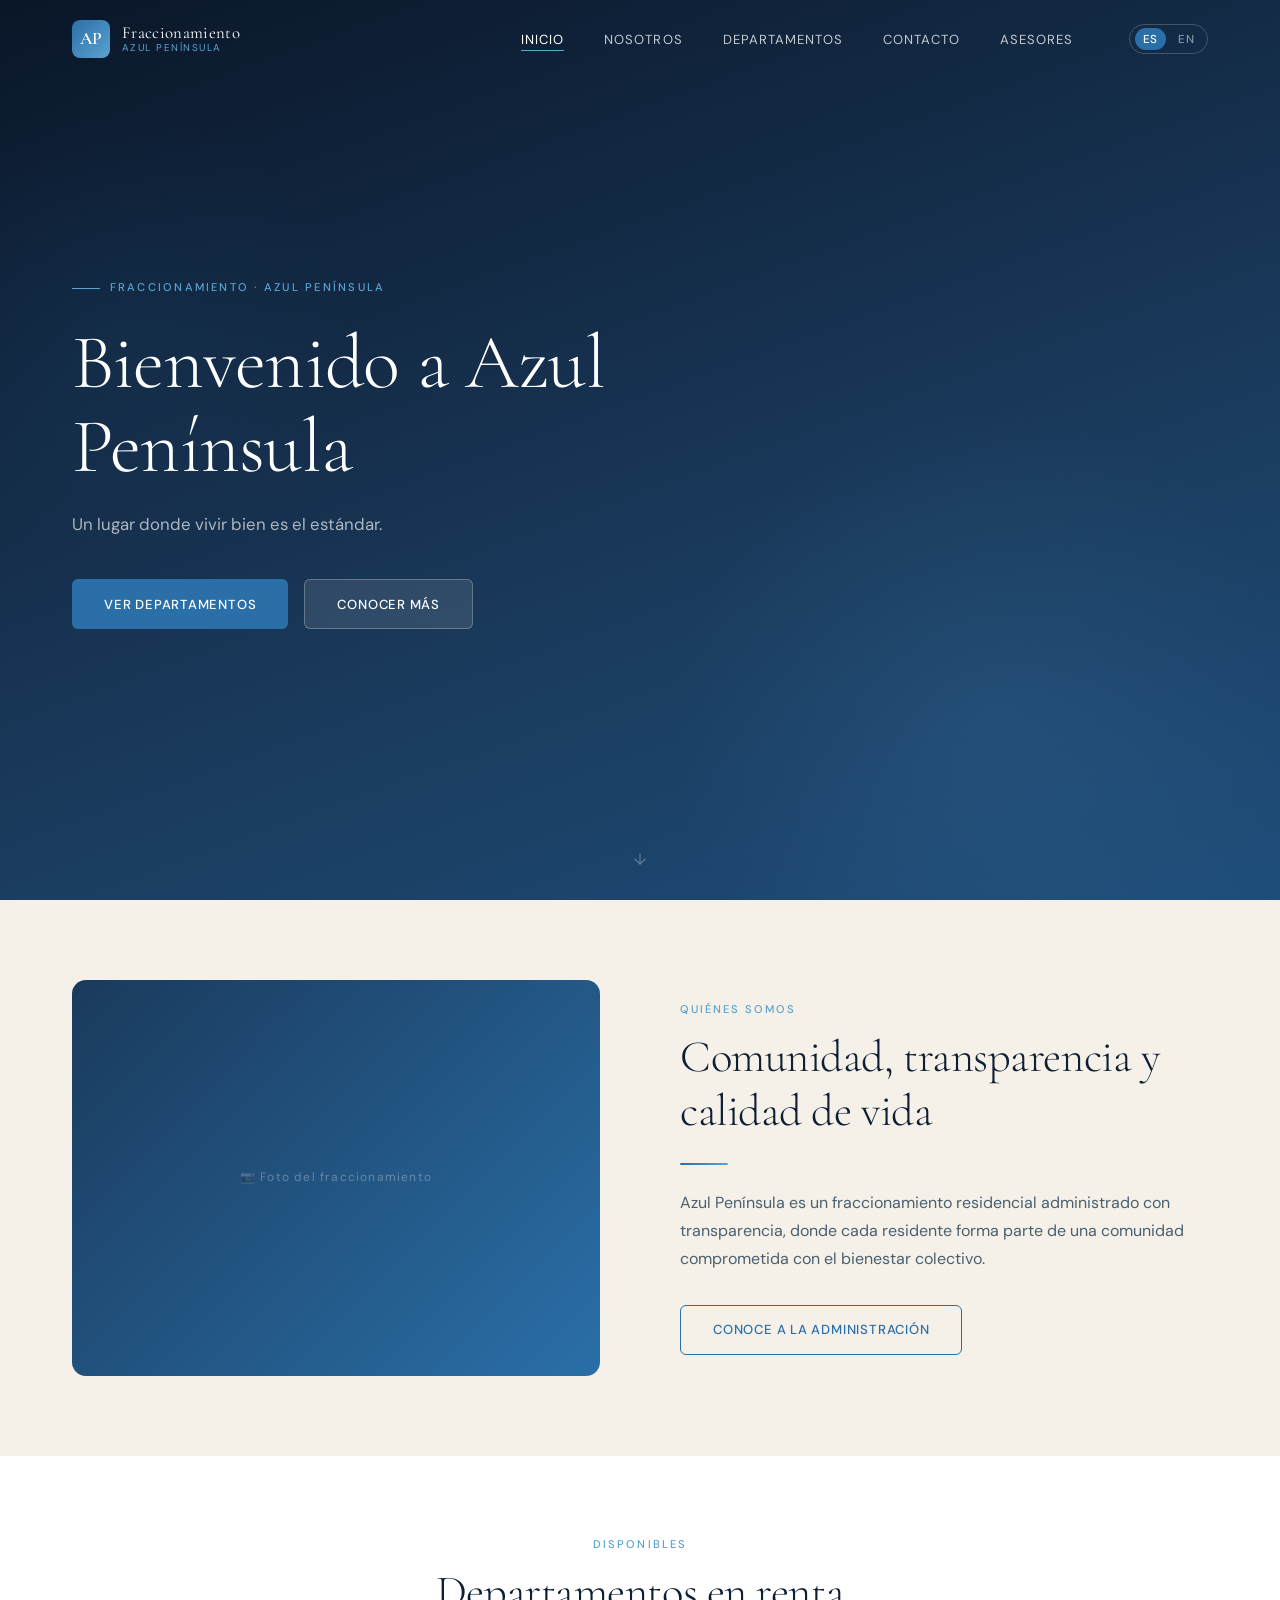
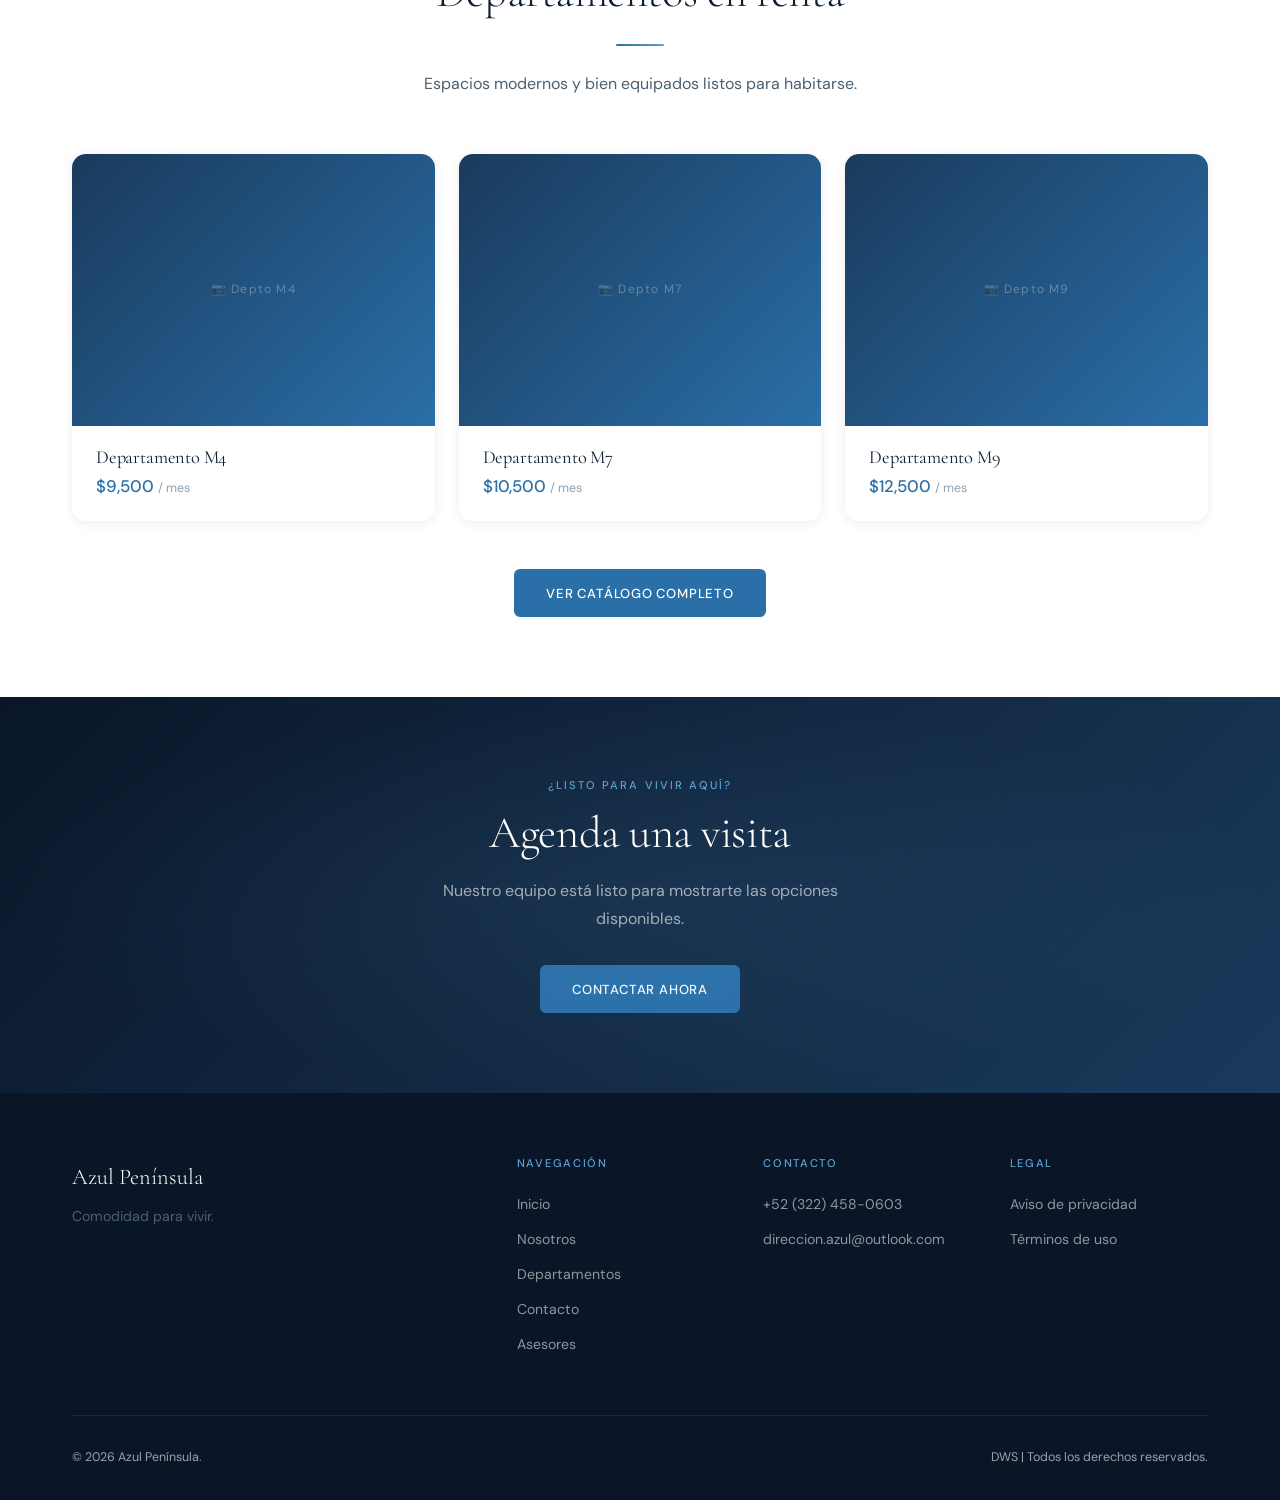
<file: index.html>
<!doctype html>
<html lang="es">
  <head>
    <meta charset="UTF-8" />
    <meta name="viewport" content="width=device-width, initial-scale=1.0" />
    <title>Azul Península</title>
    <link rel="icon" type="image/svg+xml" href="./favicon.svg" />
    <meta
      name="description"
      content="Fraccionamiento residencial Azul Península. Departamentos en renta con calidad, seguridad y comunidad."
    />
    <link rel="stylesheet" href="./css/styles.css" />
    <style>
      /* ── Fade-in animation ── */
      .fade-in {
        opacity: 0;
        transform: translateY(24px);
        transition:
          opacity 0.7s ease,
          transform 0.7s ease;
      }
      .fade-in.visible {
        opacity: 1;
        transform: none;
      }

      /* ── Hero principal ── */
      .hero {
        min-height: 100vh;
        background: linear-gradient(
          160deg,
          var(--azul-deep) 0%,
          var(--azul-mid) 60%,
          #1e4d7a 100%
        );
        display: flex;
        align-items: center;
        position: relative;
        overflow: hidden;
      }

      .hero::before {
        content: "";
        position: absolute;
        bottom: -20%;
        right: -5%;
        width: 700px;
        height: 700px;
        border-radius: 50%;
        background: radial-gradient(
          circle,
          rgba(91, 163, 208, 0.12) 0%,
          transparent 65%
        );
        pointer-events: none;
      }

      .hero::after {
        content: "";
        position: absolute;
        top: 10%;
        left: -10%;
        width: 500px;
        height: 500px;
        border-radius: 50%;
        background: radial-gradient(
          circle,
          rgba(42, 111, 168, 0.08) 0%,
          transparent 65%
        );
        pointer-events: none;
      }

      .hero-content {
        position: relative;
        z-index: 1;
        max-width: 680px;
      }

      .hero-eyebrow {
        display: inline-flex;
        align-items: center;
        gap: 0.6rem;
        font-size: 0.7rem;
        font-weight: 500;
        letter-spacing: 0.2em;
        text-transform: uppercase;
        color: var(--azul-light);
        margin-bottom: 1.5rem;
      }

      .hero-eyebrow::before {
        content: "";
        display: block;
        width: 28px;
        height: 1px;
        background: var(--azul-light);
      }

      .hero h1 {
        color: var(--white);
        font-size: clamp(2.8rem, 6vw, 5rem);
        font-weight: 300;
        line-height: 1.1;
        margin-bottom: 1.25rem;
      }

      .hero h1 em {
        font-style: italic;
        color: var(--azul-light);
      }

      .hero p {
        color: rgba(255, 255, 255, 0.65);
        font-size: 1.05rem;
        max-width: 480px;
        margin-bottom: 2.5rem;
      }

      .hero-actions {
        display: flex;
        gap: 1rem;
        flex-wrap: wrap;
      }

      /* Scroll indicator */
      .scroll-hint {
        position: absolute;
        bottom: 2rem;
        left: 50%;
        transform: translateX(-50%);
        display: flex;
        flex-direction: column;
        align-items: center;
        gap: 0.4rem;
        color: rgba(255, 255, 255, 0.3);
        font-size: 0.65rem;
        letter-spacing: 0.15em;
        text-transform: uppercase;
        animation: bounce 2.5s ease-in-out infinite;
      }

      .scroll-hint svg {
        width: 18px;
        height: 18px;
      }

      @keyframes bounce {
        0%,
        100% {
          transform: translateX(-50%) translateY(0);
        }
        50% {
          transform: translateX(-50%) translateY(8px);
        }
      }

      /* ── Sección Nosotros ── */
      .home-about {
        background: var(--sand-light);
      }

      .home-about .container {
        display: grid;
        grid-template-columns: 1fr 1fr;
        gap: 5rem;
        align-items: center;
      }

      .about-image {
        border-radius: var(--radius-lg);
        overflow: hidden;
        aspect-ratio: 4/3;
      }

      .about-image .img-placeholder {
        width: 100%;
        height: 100%;
        min-height: 320px;
      }

      /* ── Sección Departamentos preview ── */
      .home-listings {
        background: var(--white);
      }

      .listings-header {
        text-align: center;
        margin-bottom: 3.5rem;
      }

      .listings-preview-grid {
        display: grid;
        grid-template-columns: repeat(3, 1fr);
        gap: 1.5rem;
        margin-bottom: 3rem;
      }

      .listing-preview-card {
        border-radius: var(--radius-lg);
        overflow: hidden;
        box-shadow: var(--shadow-sm);
        transition: var(--transition);
      }

      .listing-preview-card:hover {
        transform: translateY(-5px);
        box-shadow: var(--shadow-md);
      }

      .listing-img {
        aspect-ratio: 4/3;
      }

      .listing-img .img-placeholder {
        width: 100%;
        height: 100%;
        min-height: 200px;
      }

      .listing-info {
        padding: 1.25rem 1.5rem;
        background: var(--white);
      }

      .listing-info h4 {
        font-family: var(--font-display);
        font-size: 1.15rem;
        font-weight: 400;
        color: var(--text-dark);
        margin-bottom: 0.25rem;
      }

      .listing-price {
        font-size: 1.05rem;
        font-weight: 500;
        color: var(--azul-accent);
      }

      .listing-price span {
        font-size: 0.78rem;
        font-weight: 400;
        color: var(--text-light);
      }

      /* ── CTA Banner ── */
      .cta-banner {
        background: linear-gradient(
          135deg,
          var(--azul-deep) 0%,
          var(--azul-mid) 100%
        );
        padding: 5rem 0;
        text-align: center;
        position: relative;
        overflow: hidden;
      }

      .cta-banner::before {
        content: "";
        position: absolute;
        inset: 0;
        pointer-events: none;
        background: radial-gradient(
          ellipse at center,
          rgba(91, 163, 208, 0.1) 0%,
          transparent 70%
        );
      }

      .cta-banner h2 {
        color: var(--white);
        position: relative;
      }
      .cta-banner p {
        color: rgba(255, 255, 255, 0.6);
        position: relative;
        margin: 1rem auto 2rem;
        max-width: 460px;
      }

      /* ── Responsive ── */
      @media (max-width: 900px) {
        .home-about .container {
          grid-template-columns: 1fr;
          gap: 2.5rem;
        }
        .about-image {
          display: none;
        }
        .listings-preview-grid {
          grid-template-columns: repeat(2, 1fr);
        }
      }

      @media (max-width: 600px) {
        .listings-preview-grid {
          grid-template-columns: 1fr;
        }
        .hero-actions {
          flex-direction: column;
        }
      }
    </style>
  </head>
  <body>
    <!-- ══ NAVBAR ══ -->
    <nav class="navbar">
      <div class="container">
        <a href="index.html" class="nav-logo">
          <div class="nav-logo-mark">AP</div>
          <div class="nav-logo-text">
            <span class="name">Fraccionamiento</span>
            <span class="tagline">Azul Península</span>
          </div>
        </a>

        <ul class="nav-links">
          <li><a href="index.html" data-i18n="nav.inicio">Inicio</a></li>
          <li>
            <a href="pages/about.html" data-i18n="nav.nosotros">Nosotros</a>
          </li>
          <li>
            <a href="pages/listings.html" data-i18n="nav.departamentos"
              >Departamentos</a
            >
          </li>
          <li>
            <a href="pages/contact.html" data-i18n="nav.contacto">Contacto</a>
          </li>
          <li>
            <a href="pages/asesores.html" data-i18n="nav.asesores">Asesores</a>
          </li>
          <li>
            <div class="lang-switch">
              <button class="lang-btn active" data-lang="es">ES</button>
              <button class="lang-btn" data-lang="en">EN</button>
            </div>
          </li>
        </ul>

        <button class="nav-toggle" aria-label="Menú" aria-expanded="false">
          <span></span><span></span><span></span>
        </button>
      </div>
    </nav>

    <!-- ══ HERO ══ -->
    <section class="hero">
      <div class="container">
        <div class="hero-content">
          <span class="hero-eyebrow">Fraccionamiento · Azul Península</span>
          <h1 data-i18n="hero.titulo">Bienvenido a <em>Azul Península</em></h1>
          <p data-i18n="hero.subtitulo">
            Un lugar donde vivir bien es el estándar.
          </p>
          <div class="hero-actions">
            <a
              href="pages/listings.html"
              class="btn btn-primary"
              data-i18n="hero.cta1"
              >Ver departamentos</a
            >
            <a
              href="pages/about.html"
              class="btn btn-ghost"
              data-i18n="hero.cta2"
              >Conocer más</a
            >
          </div>
        </div>
      </div>
      <div class="scroll-hint">
        <svg
          viewBox="0 0 24 24"
          fill="none"
          stroke="currentColor"
          stroke-width="1.5"
        >
          <path d="M12 5v14M5 12l7 7 7-7" />
        </svg>
      </div>
    </section>

    <!-- ══ NOSOTROS (preview) ══ -->
    <section class="home-about fade-in">
      <div class="container">
        <div class="about-image">
          <div class="img-placeholder">📷 Foto del fraccionamiento</div>
        </div>
        <div class="about-text">
          <span class="section-label" data-i18n="home.nosotros.label"
            >Quiénes somos</span
          >
          <h2 data-i18n="home.nosotros.titulo">
            Comunidad, transparencia y calidad de vida
          </h2>
          <div class="section-divider"></div>
          <p data-i18n="home.nosotros.texto">
            Azul Península es un fraccionamiento residencial administrado con
            transparencia, donde cada residente forma parte de una comunidad
            comprometida con el bienestar colectivo.
          </p>
          <a
            href="pages/about.html"
            class="btn btn-outline mt-4"
            data-i18n="home.nosotros.cta"
            >Conoce a la administración</a
          >
        </div>
      </div>
    </section>

    <!-- ══ DEPARTAMENTOS (preview) ══ -->
    <section class="home-listings fade-in">
      <div class="container">
        <div class="listings-header">
          <span class="section-label" data-i18n="home.deptos.label"
            >Disponibles</span
          >
          <h2 data-i18n="home.deptos.titulo">Departamentos en renta</h2>
          <div class="section-divider center"></div>
          <p data-i18n="home.deptos.texto">
            Espacios modernos y bien equipados listos para habitarse.
          </p>
        </div>

        <div class="listings-preview-grid">
          <!-- Card 1 -->
          <div class="listing-preview-card">
            <div class="listing-img">
              <div class="img-placeholder">📷 Depto M4</div>
            </div>
            <div class="listing-info">
              <h4>Departamento M4</h4>
              <p class="listing-price">
                $9,500 <span data-i18n="listings.card.renta">/ mes</span>
              </p>
            </div>
          </div>
          <!-- Card 2 -->
          <div class="listing-preview-card">
            <div class="listing-img">
              <div class="img-placeholder">📷 Depto M7</div>
            </div>
            <div class="listing-info">
              <h4>Departamento M7</h4>
              <p class="listing-price">
                $10,500 <span data-i18n="listings.card.renta">/ mes</span>
              </p>
            </div>
          </div>
          <!-- Card 3 -->
          <div class="listing-preview-card">
            <div class="listing-img">
              <div class="img-placeholder">📷 Depto M9</div>
            </div>
            <div class="listing-info">
              <h4>Departamento M9</h4>
              <p class="listing-price">
                $12,500 <span data-i18n="listings.card.renta">/ mes</span>
              </p>
            </div>
          </div>
        </div>

        <div class="text-center">
          <a
            href="pages/listings.html"
            class="btn btn-primary"
            data-i18n="home.deptos.cta"
            >Ver catálogo completo</a
          >
        </div>
      </div>
    </section>

    <!-- ══ CTA BANNER ══ -->
    <section class="cta-banner fade-in">
      <div class="container">
        <span class="section-label" data-i18n="home.contacto.label"
          >¿Listo para vivir aquí?</span
        >
        <h2 data-i18n="home.contacto.titulo">Agenda una visita</h2>
        <p data-i18n="home.contacto.texto">
          Nuestro equipo está listo para mostrarte las opciones disponibles.
        </p>
        <a
          href="pages/contact.html"
          class="btn btn-primary"
          data-i18n="home.contacto.cta"
          >Contactar ahora</a
        >
      </div>
    </section>

    <!-- ══ FOOTER ══ -->
    <div id="footer"></div>

    <script src="js/main.js"></script>
  </body>
</html>
</file>
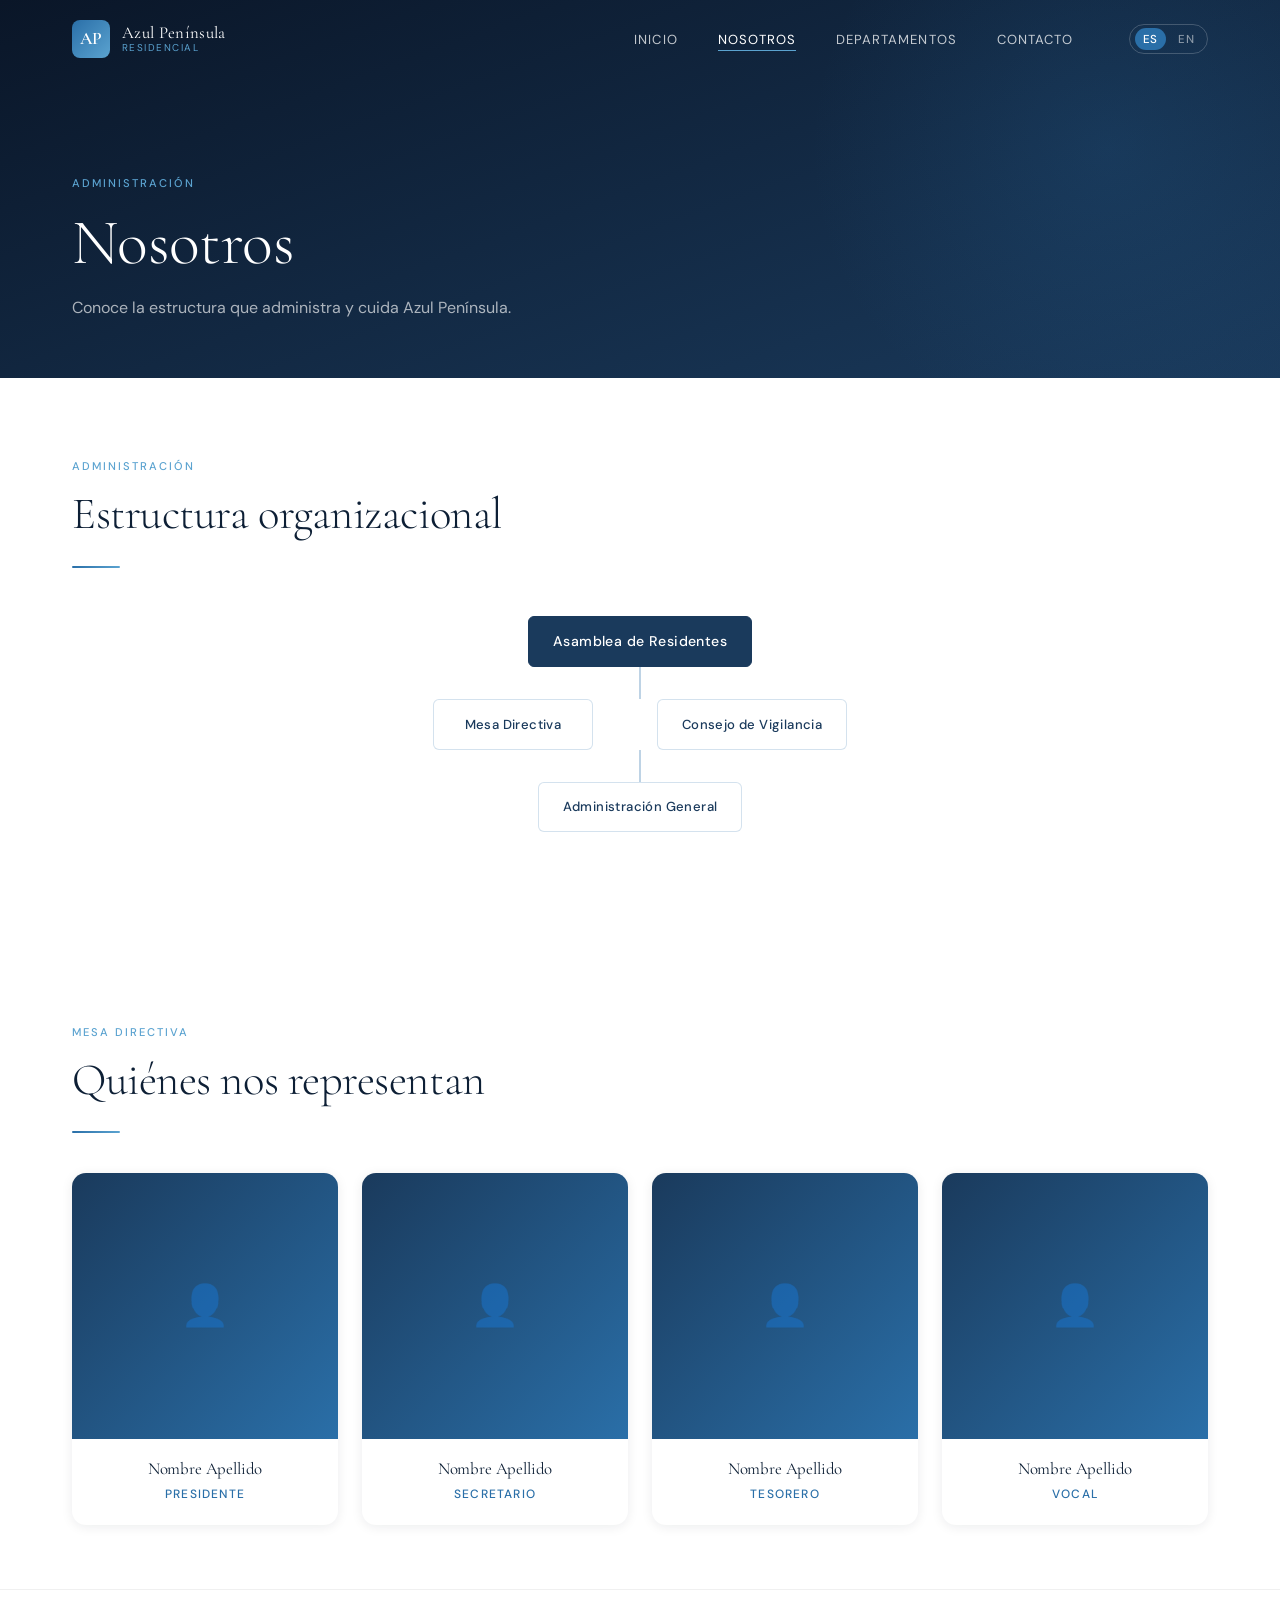
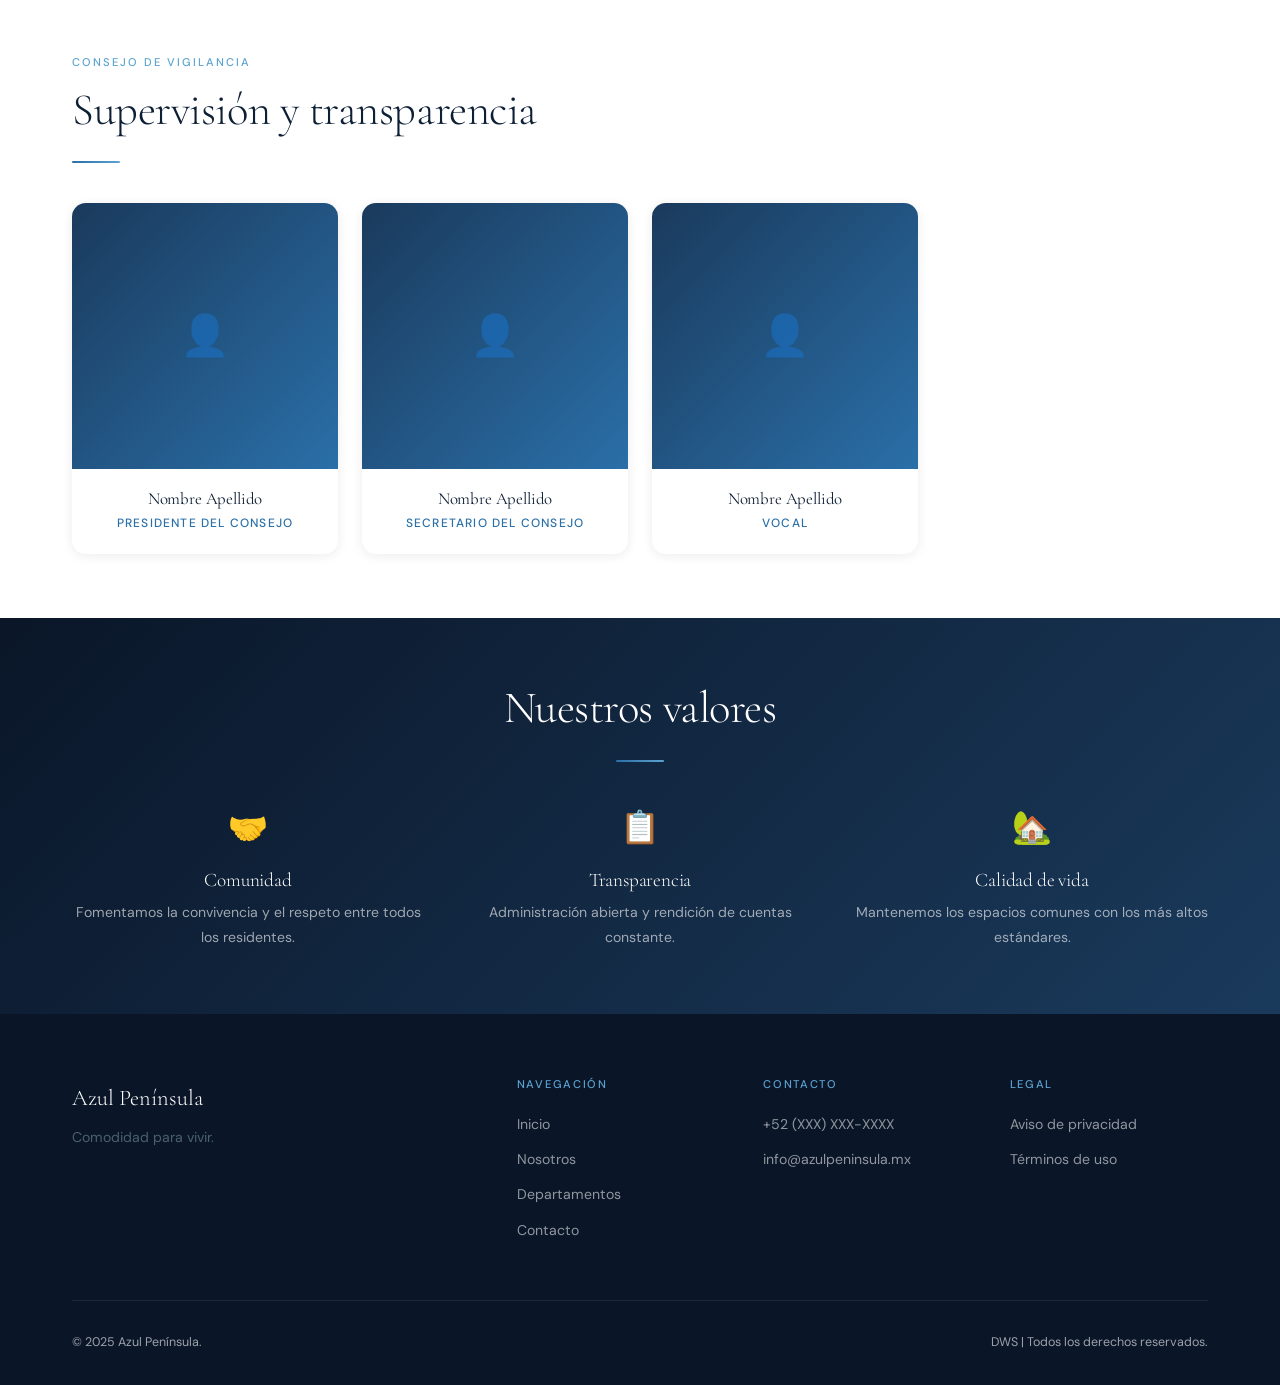
<file: about.html>
<!DOCTYPE html>
<html lang="es">
<head>
  <meta charset="UTF-8" />
  <meta name="viewport" content="width=device-width, initial-scale=1.0" />
  <title>Nosotros — Azul Península</title>
  <link rel="stylesheet" href="css/styles.css" />
  <style>
    .fade-in { opacity:0; transform:translateY(24px); transition:opacity .7s ease, transform .7s ease; }
    .fade-in.visible { opacity:1; transform:none; }

    /* ── Organigrama ── */
    .org-chart {
      display: flex;
      flex-direction: column;
      align-items: center;
      gap: 0;
      margin: 3rem 0;
    }

    .org-level {
      display: flex;
      justify-content: center;
      gap: 2rem;
      position: relative;
      width: 100%;
    }

    .org-box {
      background: var(--white);
      border: 1px solid rgba(42,111,168,0.2);
      border-radius: var(--radius);
      padding: 0.85rem 1.5rem;
      text-align: center;
      font-size: 0.82rem;
      font-weight: 500;
      color: var(--azul-mid);
      letter-spacing: 0.03em;
      min-width: 160px;
    }

    .org-box.top {
      background: var(--azul-mid);
      border-color: var(--azul-mid);
      color: var(--white);
      font-size: 0.88rem;
    }

    .org-connector {
      width: 2px;
      height: 32px;
      background: rgba(42,111,168,0.3);
      margin: 0 auto;
    }

    .org-connector-h {
      display: flex;
      justify-content: center;
      margin: 0;
      position: relative;
      height: 32px;
    }

    .org-connector-h::before {
      content: '';
      position: absolute;
      top: 0;
      left: 50%;
      transform: translateX(-50%);
      width: 60%;
      height: 1px;
      background: rgba(42,111,168,0.3);
      top: 50%;
    }

    /* ── Team grid ── */
    .team-section {
      padding: 4rem 0;
    }

    .team-section + .team-section {
      border-top: 1px solid rgba(0,0,0,0.06);
    }

    .team-grid {
      display: grid;
      grid-template-columns: repeat(auto-fill, minmax(220px, 1fr));
      gap: 1.5rem;
      margin-top: 2.5rem;
    }

    .member-card {
      background: var(--white);
      border-radius: var(--radius-lg);
      overflow: hidden;
      box-shadow: var(--shadow-sm);
      transition: var(--transition);
      text-align: center;
    }

    .member-card:hover {
      transform: translateY(-4px);
      box-shadow: var(--shadow-md);
    }

    .member-photo {
      aspect-ratio: 1/1;
      background: linear-gradient(135deg, var(--azul-mid), var(--azul-accent));
      display: flex;
      align-items: center;
      justify-content: center;
      font-family: var(--font-display);
      font-size: 2.5rem;
      font-weight: 300;
      color: rgba(255,255,255,0.5);
    }

    .member-info {
      padding: 1.25rem 1rem;
    }

    .member-info h4 {
      font-family: var(--font-display);
      font-size: 1.05rem;
      font-weight: 400;
      color: var(--text-dark);
      margin-bottom: 0.25rem;
    }

    .member-role {
      font-size: 0.75rem;
      font-weight: 500;
      letter-spacing: 0.1em;
      text-transform: uppercase;
      color: var(--azul-accent);
    }

    /* ── Values strip ── */
    .values-strip {
      background: linear-gradient(135deg, var(--azul-deep), var(--azul-mid));
      padding: 4rem 0;
    }

    .values-grid {
      display: grid;
      grid-template-columns: repeat(3, 1fr);
      gap: 2.5rem;
      margin-top: 2.5rem;
    }

    .value-item {
      text-align: center;
      color: var(--white);
    }

    .value-icon {
      font-size: 2rem;
      margin-bottom: 1rem;
      display: block;
    }

    .value-item h4 {
      font-family: var(--font-display);
      font-size: 1.2rem;
      font-weight: 300;
      color: var(--white);
      margin-bottom: 0.5rem;
    }

    .value-item p {
      font-size: 0.88rem;
      color: rgba(255,255,255,0.6);
    }

    @media (max-width: 768px) {
      .values-grid { grid-template-columns: 1fr; gap: 1.5rem; }
      .team-grid   { grid-template-columns: repeat(2, 1fr); }
    }

    @media (max-width: 480px) {
      .team-grid { grid-template-columns: 1fr; }
    }
  </style>
</head>
<body>

  <!-- ══ NAVBAR ══ -->
  <nav class="navbar scrolled">
    <div class="container">
      <a href="index.html" class="nav-logo">
        <div class="nav-logo-mark">AP</div>
        <div class="nav-logo-text">
          <span class="name">Azul Península</span>
          <span class="tagline">Residencial</span>
        </div>
      </a>
      <ul class="nav-links">
        <li><a href="index.html"    data-i18n="nav.inicio">Inicio</a></li>
        <li><a href="about.html"    data-i18n="nav.nosotros">Nosotros</a></li>
        <li><a href="listings.html" data-i18n="nav.departamentos">Departamentos</a></li>
        <li><a href="contact.html"  data-i18n="nav.contacto">Contacto</a></li>
        <li>
          <div class="lang-switch">
            <button class="lang-btn active" data-lang="es">ES</button>
            <button class="lang-btn"        data-lang="en">EN</button>
          </div>
        </li>
      </ul>
      <button class="nav-toggle" aria-label="Menú" aria-expanded="false">
        <span></span><span></span><span></span>
      </button>
    </div>
  </nav>

  <!-- ══ HERO ══ -->
  <section class="page-hero">
    <div class="container">
      <div class="page-hero-content">
        <span class="section-label" data-i18n="about.admin.label">Administración</span>
        <h1 data-i18n="about.hero.titulo">Nosotros</h1>
        <p data-i18n="about.hero.sub">Conoce la estructura que administra y cuida Azul Península.</p>
      </div>
    </div>
  </section>

  <!-- ══ ORGANIGRAMA ══ -->
  <section class="fade-in">
    <div class="container">
      <span class="section-label" data-i18n="about.admin.label">Administración</span>
      <h2 data-i18n="about.admin.titulo">Estructura organizacional</h2>
      <div class="section-divider"></div>

      <div class="org-chart">
        <!-- Nivel 1 -->
        <div class="org-level">
          <div class="org-box top">Asamblea de Residentes</div>
        </div>
        <div class="org-connector"></div>
        <!-- Nivel 2 -->
        <div class="org-level" style="gap: 4rem;">
          <div class="org-box">Mesa Directiva</div>
          <div class="org-box">Consejo de Vigilancia</div>
        </div>
        <div class="org-connector"></div>
        <!-- Nivel 3 -->
        <div class="org-level">
          <div class="org-box">Administración General</div>
        </div>
      </div>
    </div>
  </section>

  <!-- ══ MESA DIRECTIVA ══ -->
  <section class="team-section fade-in">
    <div class="container">
      <span class="section-label" data-i18n="about.mesa.label">Mesa Directiva</span>
      <h2 data-i18n="about.mesa.titulo">Quiénes nos representan</h2>
      <div class="section-divider"></div>

      <div class="team-grid">
        <!-- Reemplaza con datos reales -->
        <div class="member-card">
          <div class="member-photo">👤</div>
          <div class="member-info">
            <h4>Nombre Apellido</h4>
            <p class="member-role">Presidente</p>
          </div>
        </div>
        <div class="member-card">
          <div class="member-photo">👤</div>
          <div class="member-info">
            <h4>Nombre Apellido</h4>
            <p class="member-role">Secretario</p>
          </div>
        </div>
        <div class="member-card">
          <div class="member-photo">👤</div>
          <div class="member-info">
            <h4>Nombre Apellido</h4>
            <p class="member-role">Tesorero</p>
          </div>
        </div>
        <div class="member-card">
          <div class="member-photo">👤</div>
          <div class="member-info">
            <h4>Nombre Apellido</h4>
            <p class="member-role">Vocal</p>
          </div>
        </div>
      </div>
    </div>
  </section>

  <!-- ══ CONSEJO DE VIGILANCIA ══ -->
  <section class="team-section fade-in">
    <div class="container">
      <span class="section-label" data-i18n="about.vigilancia.label">Consejo de Vigilancia</span>
      <h2 data-i18n="about.vigilancia.titulo">Supervisión y transparencia</h2>
      <div class="section-divider"></div>

      <div class="team-grid">
        <div class="member-card">
          <div class="member-photo">👤</div>
          <div class="member-info">
            <h4>Nombre Apellido</h4>
            <p class="member-role">Presidente del Consejo</p>
          </div>
        </div>
        <div class="member-card">
          <div class="member-photo">👤</div>
          <div class="member-info">
            <h4>Nombre Apellido</h4>
            <p class="member-role">Secretario del Consejo</p>
          </div>
        </div>
        <div class="member-card">
          <div class="member-photo">👤</div>
          <div class="member-info">
            <h4>Nombre Apellido</h4>
            <p class="member-role">Vocal</p>
          </div>
        </div>
      </div>
    </div>
  </section>

  <!-- ══ VALORES ══ -->
  <section class="values-strip fade-in">
    <div class="container">
      <div class="text-center">
        <h2 style="color:var(--white);">Nuestros valores</h2>
        <div class="section-divider center"></div>
      </div>
      <div class="values-grid">
        <div class="value-item">
          <span class="value-icon">🤝</span>
          <h4>Comunidad</h4>
          <p>Fomentamos la convivencia y el respeto entre todos los residentes.</p>
        </div>
        <div class="value-item">
          <span class="value-icon">📋</span>
          <h4>Transparencia</h4>
          <p>Administración abierta y rendición de cuentas constante.</p>
        </div>
        <div class="value-item">
          <span class="value-icon">🏡</span>
          <h4>Calidad de vida</h4>
          <p>Mantenemos los espacios comunes con los más altos estándares.</p>
        </div>
      </div>
    </div>
  </section>

  <!-- ══ FOOTER ══ -->
  <footer class="footer">
    <div class="container">
      <div class="footer-grid">
        <div class="footer-brand">
          <p class="name">Azul Península</p>
          <p data-i18n="footer.tagline">Residencias de calidad en la península.</p>
        </div>
        <div class="footer-col">
          <h4 data-i18n="footer.nav">Navegación</h4>
          <ul>
            <li><a href="index.html"    data-i18n="nav.inicio">Inicio</a></li>
            <li><a href="about.html"    data-i18n="nav.nosotros">Nosotros</a></li>
            <li><a href="listings.html" data-i18n="nav.departamentos">Departamentos</a></li>
            <li><a href="contact.html"  data-i18n="nav.contacto">Contacto</a></li>
          </ul>
        </div>
        <div class="footer-col">
          <h4 data-i18n="footer.contacto">Contacto</h4>
          <ul>
            <li><a href="tel:+52XXXXXXXXXX">+52 (XXX) XXX-XXXX</a></li>
            <li><a href="mailto:info@azulpeninsula.mx">info@azulpeninsula.mx</a></li>
          </ul>
        </div>
        <div class="footer-col">
          <h4 data-i18n="footer.legal">Legal</h4>
          <ul>
            <li><a href="#" data-i18n="footer.aviso">Aviso de privacidad</a></li>
            <li><a href="#" data-i18n="footer.terminos">Términos de uso</a></li>
          </ul>
        </div>
      </div>
      <div class="footer-bottom">
        <span>© 2025 Azul Península.</span>
        <span data-i18n="footer.rights">Todos los derechos reservados.</span>
      </div>
    </div>
  </footer>

  <script src="js/main.js"></script>
</body>
</html>
</file>
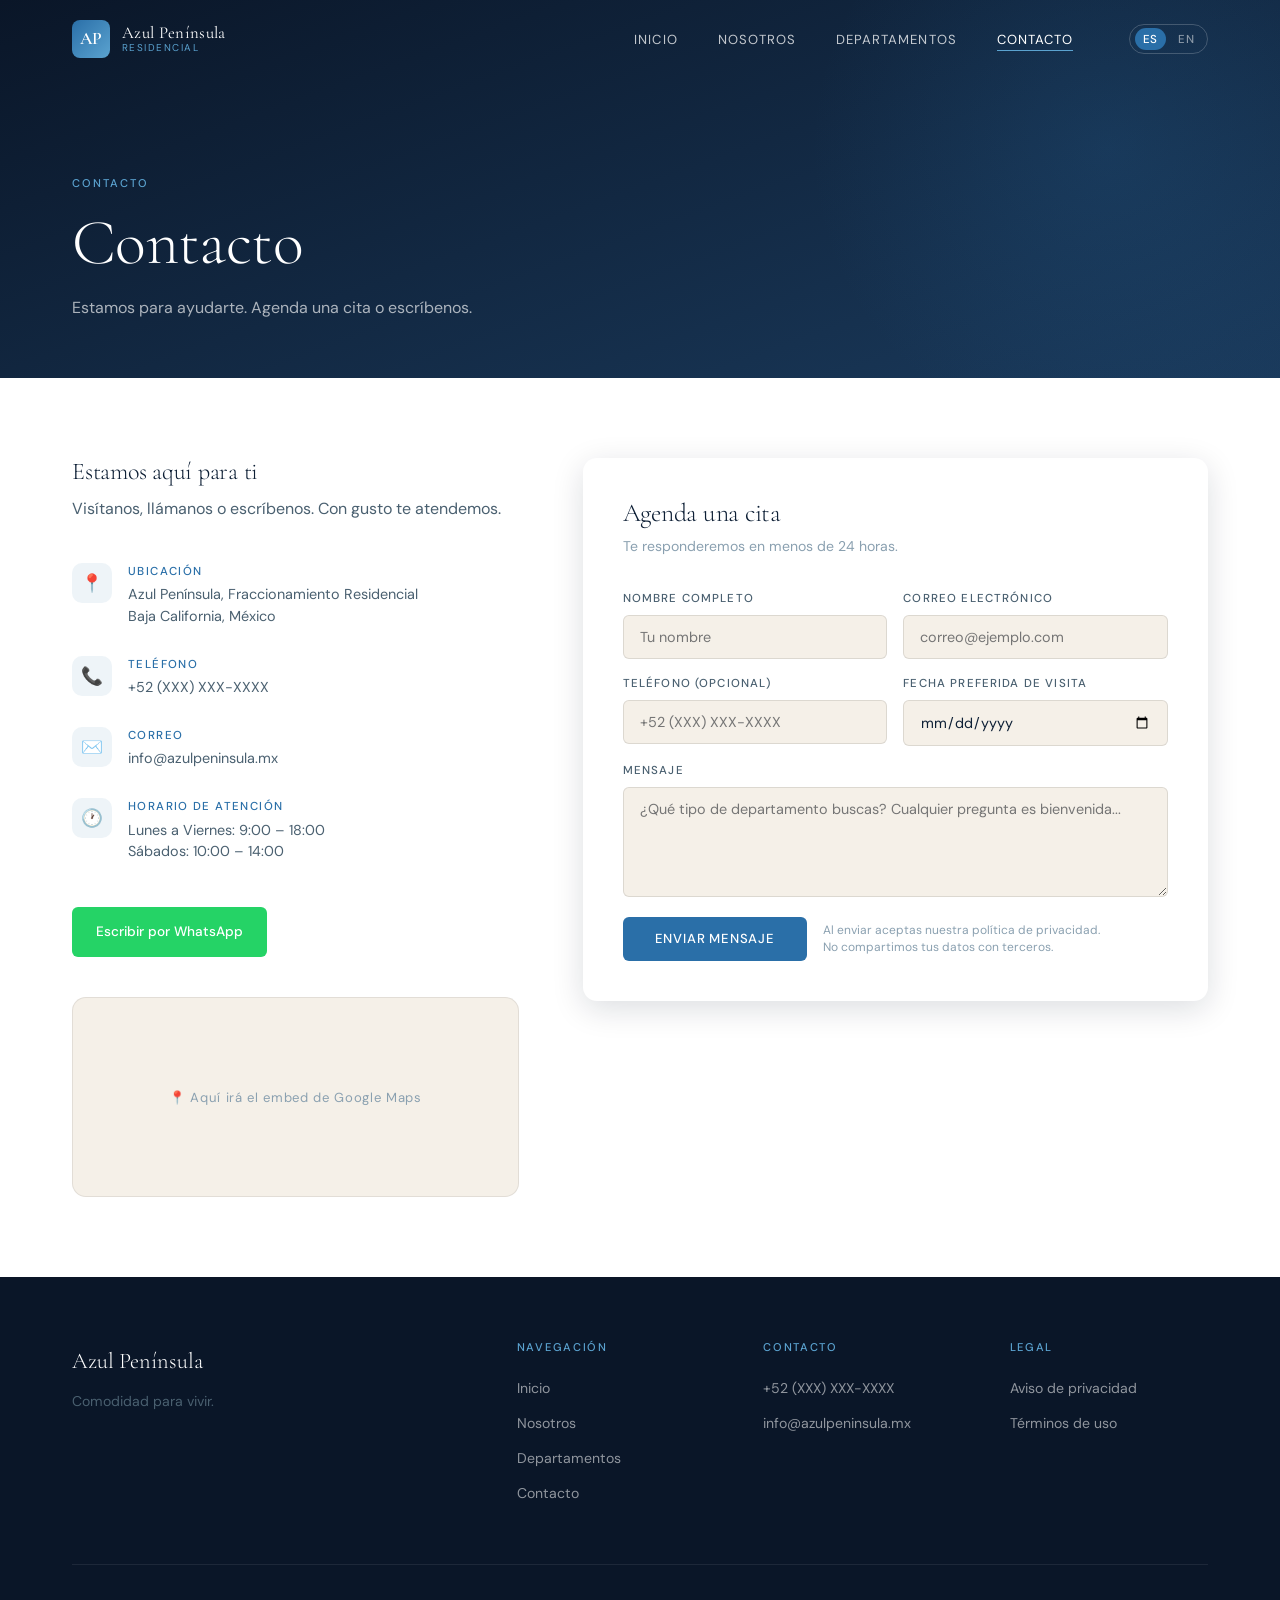
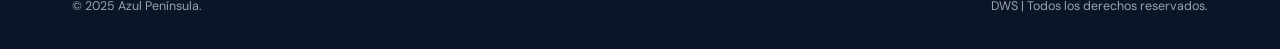
<file: contact.html>
<!DOCTYPE html>
<html lang="es">
<head>
  <meta charset="UTF-8" />
  <meta name="viewport" content="width=device-width, initial-scale=1.0" />
  <title>Contacto — Azul Península</title>
  <link rel="stylesheet" href="css/styles.css" />
  <style>
    .fade-in { opacity:0; transform:translateY(24px); transition:opacity .7s ease, transform .7s ease; }
    .fade-in.visible { opacity:1; transform:none; }

    /* ── Layout principal ── */
    .contact-layout {
      display: grid;
      grid-template-columns: 1fr 1.4fr;
      gap: 4rem;
      align-items: start;
    }

    /* ── Sidebar de info ── */
    .contact-info h3 {
      font-family: var(--font-display);
      font-size: 1.5rem;
      font-weight: 300;
      color: var(--text-dark);
      margin-bottom: 0.5rem;
    }

    .contact-info > p { margin-bottom: 2.5rem; }

    .info-item {
      display: flex;
      align-items: flex-start;
      gap: 1rem;
      margin-bottom: 1.75rem;
    }

    .info-icon {
      width: 40px; height: 40px;
      background: rgba(42,111,168,0.08);
      border-radius: 10px;
      display: flex; align-items: center; justify-content: center;
      flex-shrink: 0;
      font-size: 1.1rem;
    }

    .info-item h5 {
      font-size: 0.72rem;
      font-weight: 500;
      letter-spacing: 0.12em;
      text-transform: uppercase;
      color: var(--azul-accent);
      margin-bottom: 0.2rem;
    }

    .info-item p {
      font-size: 0.9rem;
      color: var(--text-mid);
      line-height: 1.5;
    }

    /* WhatsApp CTA */
    .wa-cta {
      display: inline-flex;
      align-items: center;
      gap: 0.6rem;
      padding: 0.9rem 1.5rem;
      background: #25d366;
      color: var(--white);
      border-radius: var(--radius);
      font-size: 0.85rem;
      font-weight: 500;
      transition: var(--transition);
      margin-top: 1rem;
    }

    .wa-cta:hover {
      background: #1ebe5a;
      transform: translateY(-2px);
      box-shadow: 0 8px 24px rgba(37,211,102,0.3);
    }

    .wa-cta svg { width: 20px; height: 20px; }

    /* Mapa placeholder */
    .map-placeholder {
      margin-top: 2.5rem;
      border-radius: var(--radius-lg);
      overflow: hidden;
      border: 1px solid rgba(0,0,0,0.08);
      background: var(--sand-light);
      height: 200px;
      display: flex;
      align-items: center;
      justify-content: center;
      color: var(--text-light);
      font-size: 0.82rem;
      letter-spacing: 0.05em;
    }

    /* ── Formulario ── */
    .contact-form-wrapper {
      background: var(--white);
      border-radius: var(--radius-lg);
      box-shadow: var(--shadow-md);
      padding: 2.5rem;
    }

    .contact-form-wrapper h3 {
      font-family: var(--font-display);
      font-size: 1.6rem;
      font-weight: 300;
      color: var(--text-dark);
      margin-bottom: 0.3rem;
    }

    .contact-form-wrapper > p {
      font-size: 0.88rem;
      color: var(--text-light);
      margin-bottom: 2rem;
    }

    /* Campos */
    .form-grid {
      display: grid;
      grid-template-columns: 1fr 1fr;
      gap: 1rem;
    }

    .form-group {
      display: flex;
      flex-direction: column;
      gap: 0.4rem;
    }

    .form-group.full { grid-column: 1 / -1; }

    .form-group label {
      font-size: 0.72rem;
      font-weight: 500;
      letter-spacing: 0.1em;
      text-transform: uppercase;
      color: var(--text-mid);
    }

    .form-group input,
    .form-group textarea,
    .form-group select {
      width: 100%;
      padding: 0.75rem 1rem;
      border: 1.5px solid rgba(0,0,0,0.1);
      border-radius: var(--radius);
      font-family: var(--font-body);
      font-size: 0.9rem;
      color: var(--text-dark);
      background: var(--sand-light);
      transition: border-color var(--transition), box-shadow var(--transition);
      outline: none;
    }

    .form-group input:focus,
    .form-group textarea:focus,
    .form-group select:focus {
      border-color: var(--azul-accent);
      box-shadow: 0 0 0 3px rgba(42,111,168,0.12);
      background: var(--white);
    }

    .form-group textarea {
      resize: vertical;
      min-height: 110px;
    }

    /* Submit */
    .form-submit {
      margin-top: 1.25rem;
      display: flex;
      align-items: center;
      gap: 1rem;
      flex-wrap: wrap;
    }

    .form-submit .btn {
      flex-shrink: 0;
    }

    .form-note {
      font-size: 0.75rem;
      color: var(--text-light);
      line-height: 1.4;
    }

    /* Success message */
    .form-success {
      display: none;
      text-align: center;
      padding: 2rem;
    }

    .form-success .check {
      font-size: 2.5rem;
      margin-bottom: 1rem;
    }

    .form-success h4 {
      font-family: var(--font-display);
      font-size: 1.4rem;
      font-weight: 300;
      color: var(--text-dark);
      margin-bottom: 0.5rem;
    }

    @media (max-width: 900px) {
      .contact-layout { grid-template-columns: 1fr; gap: 2.5rem; }
    }

    @media (max-width: 600px) {
      .form-grid { grid-template-columns: 1fr; }
      .contact-form-wrapper { padding: 1.5rem; }
    }
  </style>
</head>
<body>

  <!-- ══ NAVBAR ══ -->
  <nav class="navbar scrolled">
    <div class="container">
      <a href="index.html" class="nav-logo">
        <div class="nav-logo-mark">AP</div>
        <div class="nav-logo-text">
          <span class="name">Azul Península</span>
          <span class="tagline">Residencial</span>
        </div>
      </a>
      <ul class="nav-links">
        <li><a href="index.html"    data-i18n="nav.inicio">Inicio</a></li>
        <li><a href="about.html"    data-i18n="nav.nosotros">Nosotros</a></li>
        <li><a href="listings.html" data-i18n="nav.departamentos">Departamentos</a></li>
        <li><a href="contact.html"  data-i18n="nav.contacto">Contacto</a></li>
        <li>
          <div class="lang-switch">
            <button class="lang-btn active" data-lang="es">ES</button>
            <button class="lang-btn"        data-lang="en">EN</button>
          </div>
        </li>
      </ul>
      <button class="nav-toggle" aria-label="Menú" aria-expanded="false">
        <span></span><span></span><span></span>
      </button>
    </div>
  </nav>

  <!-- ══ HERO ══ -->
  <section class="page-hero">
    <div class="container">
      <div class="page-hero-content">
        <span class="section-label" data-i18n="nav.contacto">Contacto</span>
        <h1 data-i18n="contact.hero.titulo">Contacto</h1>
        <p data-i18n="contact.hero.sub">Estamos para ayudarte. Agenda una cita o escríbenos.</p>
      </div>
    </div>
  </section>

  <!-- ══ CONTACTO ══ -->
  <section>
    <div class="container fade-in">
      <div class="contact-layout">

        <!-- Sidebar info -->
        <div class="contact-info">
          <h3>Estamos aquí para ti</h3>
          <p>Visítanos, llámanos o escríbenos. Con gusto te atendemos.</p>

          <div class="info-item">
            <div class="info-icon">📍</div>
            <div>
              <h5>Ubicación</h5>
              <p>Azul Península, Fraccionamiento Residencial<br>Baja California, México</p>
            </div>
          </div>

          <div class="info-item">
            <div class="info-icon">📞</div>
            <div>
              <h5>Teléfono</h5>
              <p><a href="tel:+52XXXXXXXXXX">+52 (XXX) XXX-XXXX</a></p>
            </div>
          </div>

          <div class="info-item">
            <div class="info-icon">✉️</div>
            <div>
              <h5>Correo</h5>
              <p><a href="mailto:info@azulpeninsula.mx">info@azulpeninsula.mx</a></p>
            </div>
          </div>

          <div class="info-item">
            <div class="info-icon">🕐</div>
            <div>
              <h5>Horario de atención</h5>
              <p>Lunes a Viernes: 9:00 – 18:00<br>Sábados: 10:00 – 14:00</p>
            </div>
          </div>

          <!-- WhatsApp -->
          <a
            href="https://wa.me/52XXXXXXXXXX?text=Hola,%20me%20interesa%20conocer%20los%20departamentos%20disponibles%20en%20Azul%20Península."
            class="wa-cta"
            target="_blank"
            rel="noopener"
            data-i18n="contact.wa.cta"
          >
            <svg viewBox="0 0 24 24" fill="currentColor">
              <path d="M17.472 14.382c-.297-.149-1.758-.867-2.03-.967-.273-.099-.471-.148-.67.15-.197.297-.767.966-.94 1.164-.173.199-.347.223-.644.075-.297-.15-1.255-.463-2.39-1.475-.883-.788-1.48-1.761-1.653-2.059-.173-.297-.018-.458.13-.606.134-.133.298-.347.446-.52.149-.174.198-.298.298-.497.099-.198.05-.371-.025-.52-.075-.149-.669-1.612-.916-2.207-.242-.579-.487-.5-.669-.51-.173-.008-.371-.01-.57-.01-.198 0-.52.074-.792.372-.272.297-1.04 1.016-1.04 2.479 0 1.462 1.065 2.875 1.213 3.074.149.198 2.096 3.2 5.077 4.487.709.306 1.262.489 1.694.625.712.227 1.36.195 1.871.118.571-.085 1.758-.719 2.006-1.413.248-.694.248-1.289.173-1.413-.074-.124-.272-.198-.57-.347m-5.421 7.403h-.004a9.87 9.87 0 01-5.031-1.378l-.361-.214-3.741.982.998-3.648-.235-.374a9.86 9.86 0 01-1.51-5.26c.001-5.45 4.436-9.884 9.888-9.884 2.64 0 5.122 1.03 6.988 2.898a9.825 9.825 0 012.893 6.994c-.003 5.45-4.437 9.884-9.885 9.884m8.413-18.297A11.815 11.815 0 0012.05 0C5.495 0 .16 5.335.157 11.892c0 2.096.547 4.142 1.588 5.945L.057 24l6.305-1.654a11.882 11.882 0 005.683 1.448h.005c6.554 0 11.89-5.335 11.893-11.893a11.821 11.821 0 00-3.48-8.413z"/>
            </svg>
            <span data-i18n="contact.wa.cta">Escribir por WhatsApp</span>
          </a>

          <!-- Mapa -->
          <div class="map-placeholder">
            📍 Aquí irá el embed de Google Maps
          </div>
        </div>

        <!-- Formulario -->
        <div class="contact-form-wrapper">
          <h3>Agenda una cita</h3>
          <p>Te responderemos en menos de 24 horas.</p>

          <!-- IMPORTANTE: Reemplaza YOUR_FORM_ID con tu ID de Formspree -->
          <form id="contact-form" action="https://formspree.io/f/YOUR_FORM_ID" method="POST">

            <div class="form-grid">
              <div class="form-group">
                <label for="nombre" data-i18n="contact.form.nombre">Nombre completo</label>
                <input
                  type="text"
                  id="nombre"
                  name="nombre"
                  placeholder="Tu nombre"
                  required
                  data-i18n-placeholder="contact.form.nombre"
                />
              </div>

              <div class="form-group">
                <label for="email" data-i18n="contact.form.email">Correo electrónico</label>
                <input
                  type="email"
                  id="email"
                  name="email"
                  placeholder="correo@ejemplo.com"
                  required
                />
              </div>

              <div class="form-group">
                <label for="telefono" data-i18n="contact.form.tel">Teléfono (opcional)</label>
                <input
                  type="tel"
                  id="telefono"
                  name="telefono"
                  placeholder="+52 (XXX) XXX-XXXX"
                />
              </div>

              <div class="form-group">
                <label for="fecha" data-i18n="contact.form.fecha">Fecha preferida de visita</label>
                <input
                  type="date"
                  id="fecha"
                  name="fecha_visita"
                />
              </div>

              <div class="form-group full">
                <label for="mensaje" data-i18n="contact.form.mensaje">Mensaje</label>
                <textarea
                  id="mensaje"
                  name="mensaje"
                  placeholder="¿Qué tipo de departamento buscas? Cualquier pregunta es bienvenida..."
                  required
                ></textarea>
              </div>
            </div>

            <!-- Campos ocultos para Formspree -->
            <input type="hidden" name="_subject" value="Nueva consulta — Azul Península" />
            <input type="text"   name="_gotcha"  style="display:none" />

            <div class="form-submit">
              <button type="submit" class="btn btn-primary" data-i18n="contact.form.cta">
                Enviar mensaje
              </button>
              <p class="form-note">
                Al enviar aceptas nuestra política de privacidad.<br>
                No compartimos tus datos con terceros.
              </p>
            </div>
          </form>

          <!-- Mensaje de éxito (se muestra con JS) -->
          <div class="form-success" id="form-success">
            <div class="check">✅</div>
            <h4>¡Mensaje enviado!</h4>
            <p>Nos pondremos en contacto contigo pronto.</p>
          </div>
        </div>

      </div>
    </div>
  </section>

  <!-- ══ FOOTER ══ -->
  <footer class="footer">
    <div class="container">
      <div class="footer-grid">
        <div class="footer-brand">
          <p class="name">Azul Península</p>
          <p data-i18n="footer.tagline">Residencias de calidad en la península.</p>
        </div>
        <div class="footer-col">
          <h4 data-i18n="footer.nav">Navegación</h4>
          <ul>
            <li><a href="index.html"    data-i18n="nav.inicio">Inicio</a></li>
            <li><a href="about.html"    data-i18n="nav.nosotros">Nosotros</a></li>
            <li><a href="listings.html" data-i18n="nav.departamentos">Departamentos</a></li>
            <li><a href="contact.html"  data-i18n="nav.contacto">Contacto</a></li>
          </ul>
        </div>
        <div class="footer-col">
          <h4 data-i18n="footer.contacto">Contacto</h4>
          <ul>
            <li><a href="tel:+52XXXXXXXXXX">+52 (XXX) XXX-XXXX</a></li>
            <li><a href="mailto:info@azulpeninsula.mx">info@azulpeninsula.mx</a></li>
          </ul>
        </div>
        <div class="footer-col">
          <h4 data-i18n="footer.legal">Legal</h4>
          <ul>
            <li><a href="#" data-i18n="footer.aviso">Aviso de privacidad</a></li>
            <li><a href="#" data-i18n="footer.terminos">Términos de uso</a></li>
          </ul>
        </div>
      </div>
      <div class="footer-bottom">
        <span>© 2025 Azul Península.</span>
        <span data-i18n="footer.rights">Todos los derechos reservados.</span>
      </div>
    </div>
  </footer>

  <script src="js/main.js"></script>
  <script>
    // ── Manejo del formulario (Formspree async) ──
    const form    = document.getElementById('contact-form');
    const success = document.getElementById('form-success');

    if (form) {
      form.addEventListener('submit', async (e) => {
        e.preventDefault();
        const btn = form.querySelector('[type="submit"]');
        btn.textContent = '...';
        btn.disabled = true;

        try {
          const res = await fetch(form.action, {
            method: 'POST',
            body: new FormData(form),
            headers: { 'Accept': 'application/json' }
          });

          if (res.ok) {
            form.style.display = 'none';
            success.style.display = 'block';
          } else {
            btn.textContent = 'Error — intenta de nuevo';
            btn.disabled = false;
          }
        } catch {
          btn.textContent = 'Error de red — intenta de nuevo';
          btn.disabled = false;
        }
      });
    }
  </script>
</body>
</html>
</file>
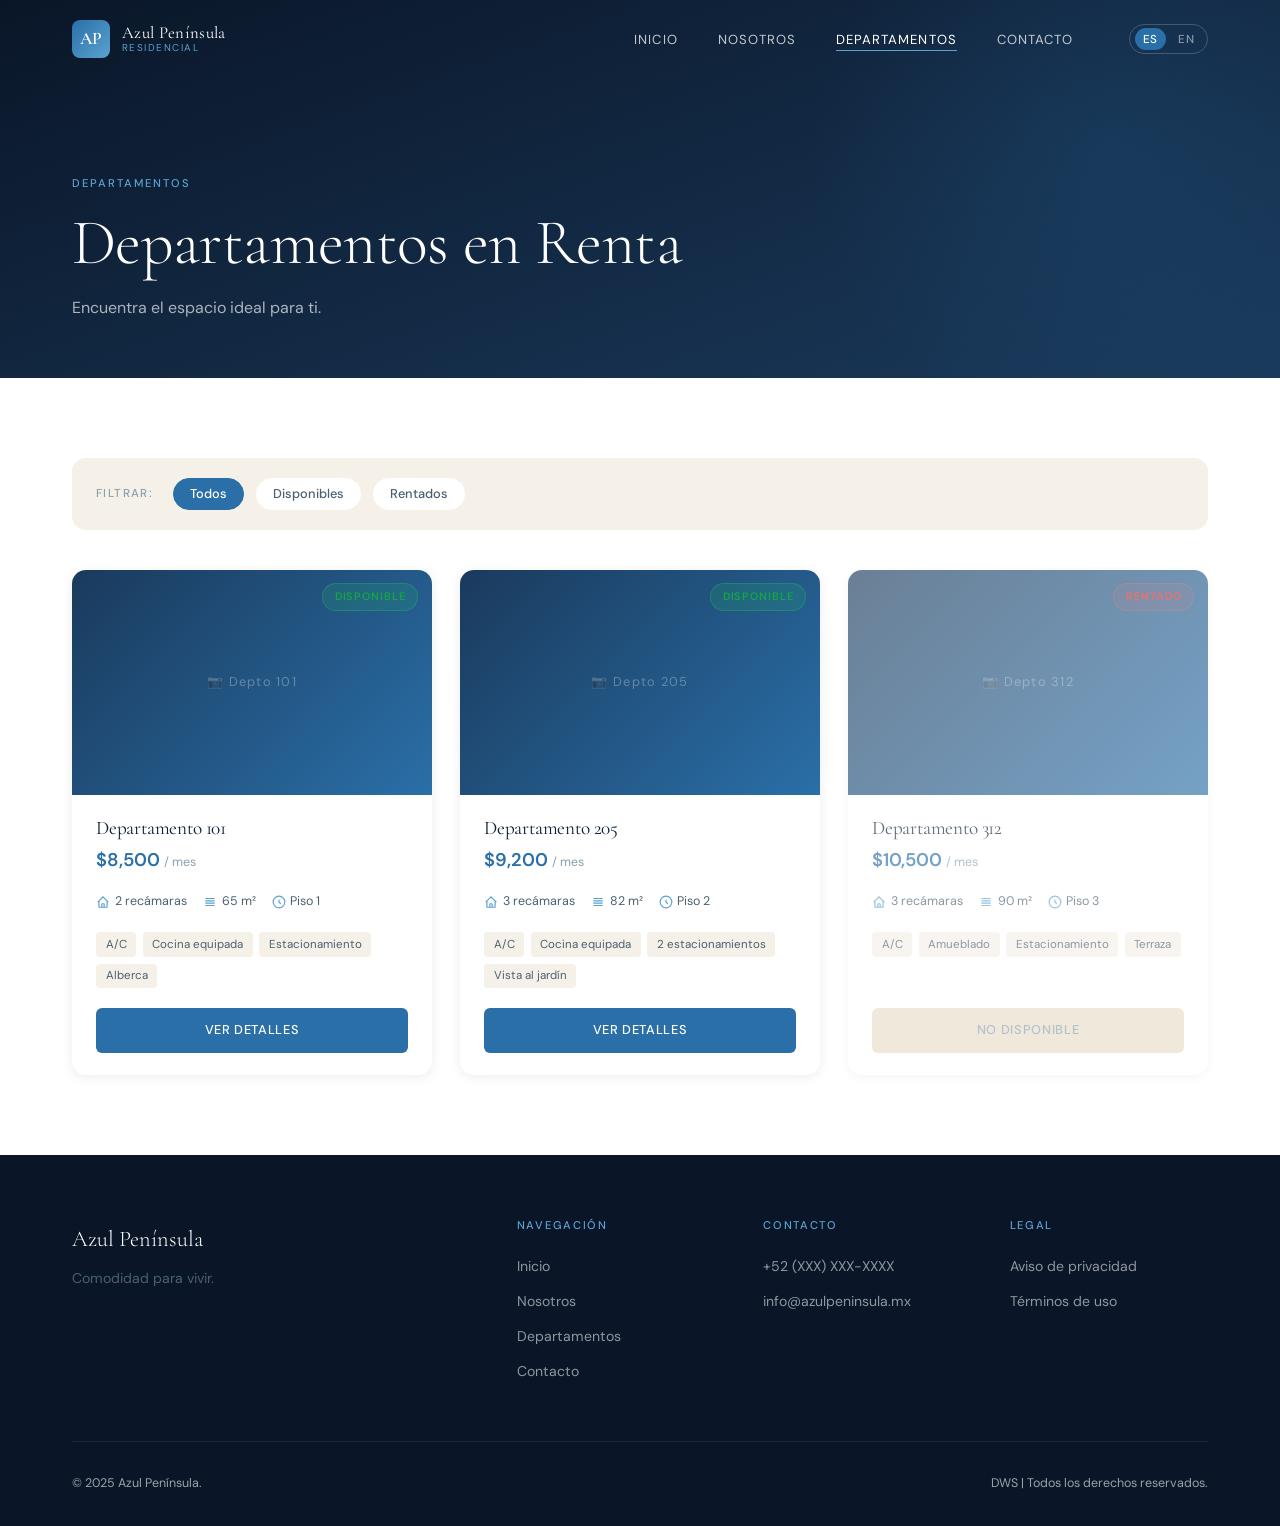
<file: listings.html>
<!DOCTYPE html>
<html lang="es">
<head>
  <meta charset="UTF-8" />
  <meta name="viewport" content="width=device-width, initial-scale=1.0" />
  <title>Departamentos — Azul Península</title>
  <link rel="stylesheet" href="css/styles.css" />
  <style>
    .fade-in { opacity:0; transform:translateY(24px); transition:opacity .7s ease, transform .7s ease; }
    .fade-in.visible { opacity:1; transform:none; }

    /* ── Filtros ── */
    .filters-bar {
      display: flex;
      align-items: center;
      gap: 0.75rem;
      flex-wrap: wrap;
      margin-bottom: 2.5rem;
      padding: 1.25rem 1.5rem;
      background: var(--sand-light);
      border-radius: var(--radius-lg);
    }

    .filter-label {
      font-size: 0.72rem;
      font-weight: 500;
      letter-spacing: 0.12em;
      text-transform: uppercase;
      color: var(--text-light);
      margin-right: 0.5rem;
    }

    .filter-btn {
      background: var(--white);
      border: 1.5px solid transparent;
      border-radius: 20px;
      padding: 0.4rem 1rem;
      font-family: var(--font-body);
      font-size: 0.8rem;
      font-weight: 500;
      color: var(--text-mid);
      cursor: pointer;
      transition: var(--transition);
    }

    .filter-btn:hover { border-color: var(--azul-accent); color: var(--azul-accent); }

    .filter-btn.active {
      background: var(--azul-accent);
      border-color: var(--azul-accent);
      color: var(--white);
    }

    /* ── Grid de departamentos ── */
    .listings-grid {
      display: grid;
      grid-template-columns: repeat(auto-fill, minmax(300px, 1fr));
      gap: 1.75rem;
    }

    /* ── Tarjeta de departamento ── */
    .listing-card {
      background: var(--white);
      border-radius: var(--radius-lg);
      overflow: hidden;
      box-shadow: var(--shadow-sm);
      transition: var(--transition);
      display: flex;
      flex-direction: column;
    }

    .listing-card:hover {
      transform: translateY(-5px);
      box-shadow: var(--shadow-md);
    }

    .listing-card[data-status="rentado"] {
      opacity: 0.65;
    }

    .listing-card.hidden { display: none; }

    /* Imagen */
    .card-img {
      aspect-ratio: 16/10;
      position: relative;
      overflow: hidden;
    }

    .card-img .img-placeholder {
      width: 100%; height: 100%; min-height: 180px;
      font-size: 0.8rem;
    }

    /* Badge status */
    .status-badge {
      position: absolute;
      top: 0.85rem; right: 0.85rem;
      padding: 0.25rem 0.75rem;
      border-radius: 20px;
      font-size: 0.68rem;
      font-weight: 600;
      letter-spacing: 0.08em;
      text-transform: uppercase;
    }

    .status-badge.disponible {
      background: rgba(34,197,94,0.15);
      color: #16a34a;
      border: 1px solid rgba(34,197,94,0.3);
    }

    .status-badge.rentado {
      background: rgba(239,68,68,0.12);
      color: #dc2626;
      border: 1px solid rgba(239,68,68,0.25);
    }

    /* Body de la tarjeta */
    .card-body {
      padding: 1.4rem 1.5rem;
      flex: 1;
      display: flex;
      flex-direction: column;
    }

    .card-body h3 {
      font-family: var(--font-display);
      font-size: 1.2rem;
      font-weight: 400;
      color: var(--text-dark);
      margin-bottom: 0.25rem;
    }

    .card-price {
      font-size: 1.15rem;
      font-weight: 600;
      color: var(--azul-accent);
      margin-bottom: 1rem;
    }

    .card-price span {
      font-size: 0.78rem;
      font-weight: 400;
      color: var(--text-light);
    }

    /* Features */
    .card-features {
      display: flex;
      gap: 1rem;
      flex-wrap: wrap;
      margin-bottom: 1.25rem;
    }

    .feature-tag {
      display: inline-flex;
      align-items: center;
      gap: 0.3rem;
      font-size: 0.78rem;
      color: var(--text-mid);
    }

    .feature-tag svg {
      width: 14px; height: 14px;
      color: var(--azul-light);
      flex-shrink: 0;
    }

    /* Equipamiento */
    .card-amenities {
      display: flex;
      flex-wrap: wrap;
      gap: 0.4rem;
      margin-bottom: 1.25rem;
    }

    .amenity-chip {
      background: var(--sand-light);
      border-radius: 4px;
      padding: 0.2rem 0.6rem;
      font-size: 0.72rem;
      color: var(--text-mid);
    }

    /* CTA */
    .card-cta {
      margin-top: auto;
    }

    .card-cta a {
      display: block;
      text-align: center;
      padding: 0.75rem;
      border-radius: var(--radius);
      background: var(--azul-accent);
      color: var(--white);
      font-size: 0.8rem;
      font-weight: 500;
      letter-spacing: 0.05em;
      text-transform: uppercase;
      transition: var(--transition);
    }

    .card-cta a:hover { background: var(--azul-light); }

    .card-cta a.disabled {
      background: var(--sand);
      color: var(--text-light);
      pointer-events: none;
    }

    /* ── Sin resultados ── */
    .no-results {
      grid-column: 1 / -1;
      text-align: center;
      padding: 4rem 0;
      color: var(--text-light);
      display: none;
    }

    @media (max-width: 600px) {
      .listings-grid { grid-template-columns: 1fr; }
    }
  </style>
</head>
<body>

  <!-- ══ NAVBAR ══ -->
  <nav class="navbar scrolled">
    <div class="container">
      <a href="index.html" class="nav-logo">
        <div class="nav-logo-mark">AP</div>
        <div class="nav-logo-text">
          <span class="name">Azul Península</span>
          <span class="tagline">Residencial</span>
        </div>
      </a>
      <ul class="nav-links">
        <li><a href="index.html"    data-i18n="nav.inicio">Inicio</a></li>
        <li><a href="about.html"    data-i18n="nav.nosotros">Nosotros</a></li>
        <li><a href="listings.html" data-i18n="nav.departamentos">Departamentos</a></li>
        <li><a href="contact.html"  data-i18n="nav.contacto">Contacto</a></li>
        <li>
          <div class="lang-switch">
            <button class="lang-btn active" data-lang="es">ES</button>
            <button class="lang-btn"        data-lang="en">EN</button>
          </div>
        </li>
      </ul>
      <button class="nav-toggle" aria-label="Menú" aria-expanded="false">
        <span></span><span></span><span></span>
      </button>
    </div>
  </nav>

  <!-- ══ HERO ══ -->
  <section class="page-hero">
    <div class="container">
      <div class="page-hero-content">
        <span class="section-label" data-i18n="nav.departamentos">Departamentos</span>
        <h1 data-i18n="listings.hero.titulo">Departamentos en Renta</h1>
        <p data-i18n="listings.hero.sub">Encuentra el espacio ideal para ti.</p>
      </div>
    </div>
  </section>

  <!-- ══ CATÁLOGO ══ -->
  <section>
    <div class="container fade-in">

      <!-- Filtros -->
      <div class="filters-bar">
        <span class="filter-label">Filtrar:</span>
        <button class="filter-btn active" data-filter="todos"       data-i18n="listings.filtro.todos">Todos</button>
        <button class="filter-btn"        data-filter="disponible"  data-i18n="listings.filtro.disponible">Disponibles</button>
        <button class="filter-btn"        data-filter="rentado"     data-i18n="listings.filtro.rentado">Rentados</button>
      </div>

      <!-- Grid -->
      <div class="listings-grid" id="listings-grid">

        <!-- ── Tarjeta ejemplo: DISPONIBLE ── -->
        <div class="listing-card" data-status="disponible">
          <div class="card-img">
            <div class="img-placeholder">📷 Depto 101</div>
            <span class="status-badge disponible">Disponible</span>
          </div>
          <div class="card-body">
            <h3>Departamento 101</h3>
            <p class="card-price">$8,500 <span data-i18n="listings.card.renta">/ mes</span></p>
            <div class="card-features">
              <span class="feature-tag">
                <svg viewBox="0 0 24 24" fill="none" stroke="currentColor" stroke-width="2"><path d="M3 12l2-2m0 0l7-7 7 7M5 10v10a1 1 0 001 1h3m10-11l2 2m-2-2v10a1 1 0 01-1 1h-3m-6 0a1 1 0 001-1v-4a1 1 0 011-1h2a1 1 0 011 1v4a1 1 0 001 1m-6 0h6"/></svg>
                2 recámaras
              </span>
              <span class="feature-tag">
                <svg viewBox="0 0 24 24" fill="none" stroke="currentColor" stroke-width="2"><path d="M4 6h16M4 10h16M4 14h16M4 18h16"/></svg>
                65 m²
              </span>
              <span class="feature-tag">
                <svg viewBox="0 0 24 24" fill="none" stroke="currentColor" stroke-width="2"><circle cx="12" cy="12" r="10"/><path d="M12 8v4l3 3"/></svg>
                Piso 1
              </span>
            </div>
            <div class="card-amenities">
              <span class="amenity-chip">A/C</span>
              <span class="amenity-chip">Cocina equipada</span>
              <span class="amenity-chip">Estacionamiento</span>
              <span class="amenity-chip">Alberca</span>
            </div>
            <div class="card-cta">
              <a href="contact.html" data-i18n="listings.card.cta">Ver detalles</a>
            </div>
          </div>
        </div>

        <!-- ── Tarjeta ejemplo: DISPONIBLE ── -->
        <div class="listing-card" data-status="disponible">
          <div class="card-img">
            <div class="img-placeholder">📷 Depto 205</div>
            <span class="status-badge disponible">Disponible</span>
          </div>
          <div class="card-body">
            <h3>Departamento 205</h3>
            <p class="card-price">$9,200 <span data-i18n="listings.card.renta">/ mes</span></p>
            <div class="card-features">
              <span class="feature-tag">
                <svg viewBox="0 0 24 24" fill="none" stroke="currentColor" stroke-width="2"><path d="M3 12l2-2m0 0l7-7 7 7M5 10v10a1 1 0 001 1h3m10-11l2 2m-2-2v10a1 1 0 01-1 1h-3m-6 0a1 1 0 001-1v-4a1 1 0 011-1h2a1 1 0 011 1v4a1 1 0 001 1m-6 0h6"/></svg>
                3 recámaras
              </span>
              <span class="feature-tag">
                <svg viewBox="0 0 24 24" fill="none" stroke="currentColor" stroke-width="2"><path d="M4 6h16M4 10h16M4 14h16M4 18h16"/></svg>
                82 m²
              </span>
              <span class="feature-tag">
                <svg viewBox="0 0 24 24" fill="none" stroke="currentColor" stroke-width="2"><circle cx="12" cy="12" r="10"/><path d="M12 8v4l3 3"/></svg>
                Piso 2
              </span>
            </div>
            <div class="card-amenities">
              <span class="amenity-chip">A/C</span>
              <span class="amenity-chip">Cocina equipada</span>
              <span class="amenity-chip">2 estacionamientos</span>
              <span class="amenity-chip">Vista al jardín</span>
            </div>
            <div class="card-cta">
              <a href="contact.html" data-i18n="listings.card.cta">Ver detalles</a>
            </div>
          </div>
        </div>

        <!-- ── Tarjeta ejemplo: RENTADO ── -->
        <div class="listing-card" data-status="rentado">
          <div class="card-img">
            <div class="img-placeholder">📷 Depto 312</div>
            <span class="status-badge rentado">Rentado</span>
          </div>
          <div class="card-body">
            <h3>Departamento 312</h3>
            <p class="card-price">$10,500 <span data-i18n="listings.card.renta">/ mes</span></p>
            <div class="card-features">
              <span class="feature-tag">
                <svg viewBox="0 0 24 24" fill="none" stroke="currentColor" stroke-width="2"><path d="M3 12l2-2m0 0l7-7 7 7M5 10v10a1 1 0 001 1h3m10-11l2 2m-2-2v10a1 1 0 01-1 1h-3m-6 0a1 1 0 001-1v-4a1 1 0 011-1h2a1 1 0 011 1v4a1 1 0 001 1m-6 0h6"/></svg>
                3 recámaras
              </span>
              <span class="feature-tag">
                <svg viewBox="0 0 24 24" fill="none" stroke="currentColor" stroke-width="2"><path d="M4 6h16M4 10h16M4 14h16M4 18h16"/></svg>
                90 m²
              </span>
              <span class="feature-tag">
                <svg viewBox="0 0 24 24" fill="none" stroke="currentColor" stroke-width="2"><circle cx="12" cy="12" r="10"/><path d="M12 8v4l3 3"/></svg>
                Piso 3
              </span>
            </div>
            <div class="card-amenities">
              <span class="amenity-chip">A/C</span>
              <span class="amenity-chip">Amueblado</span>
              <span class="amenity-chip">Estacionamiento</span>
              <span class="amenity-chip">Terraza</span>
            </div>
            <div class="card-cta">
              <a class="disabled">No disponible</a>
            </div>
          </div>
        </div>

        <!-- Agrega más tarjetas aquí con el mismo patrón -->

        <div class="no-results" id="no-results">
          <p>No hay departamentos que coincidan con el filtro seleccionado.</p>
        </div>

      </div>
    </div>
  </section>

  <!-- ══ FOOTER ══ -->
  <footer class="footer">
    <div class="container">
      <div class="footer-grid">
        <div class="footer-brand">
          <p class="name">Azul Península</p>
          <p data-i18n="footer.tagline">Residencias de calidad en la península.</p>
        </div>
        <div class="footer-col">
          <h4 data-i18n="footer.nav">Navegación</h4>
          <ul>
            <li><a href="index.html"    data-i18n="nav.inicio">Inicio</a></li>
            <li><a href="about.html"    data-i18n="nav.nosotros">Nosotros</a></li>
            <li><a href="listings.html" data-i18n="nav.departamentos">Departamentos</a></li>
            <li><a href="contact.html"  data-i18n="nav.contacto">Contacto</a></li>
          </ul>
        </div>
        <div class="footer-col">
          <h4 data-i18n="footer.contacto">Contacto</h4>
          <ul>
            <li><a href="tel:+52XXXXXXXXXX">+52 (XXX) XXX-XXXX</a></li>
            <li><a href="mailto:info@azulpeninsula.mx">info@azulpeninsula.mx</a></li>
          </ul>
        </div>
        <div class="footer-col">
          <h4 data-i18n="footer.legal">Legal</h4>
          <ul>
            <li><a href="#" data-i18n="footer.aviso">Aviso de privacidad</a></li>
            <li><a href="#" data-i18n="footer.terminos">Términos de uso</a></li>
          </ul>
        </div>
      </div>
      <div class="footer-bottom">
        <span>© 2025 Azul Península.</span>
        <span data-i18n="footer.rights">Todos los derechos reservados.</span>
      </div>
    </div>
  </footer>

  <script src="js/main.js"></script>
  <script>
    // ── Filtros de departamentos ──
    const filterBtns = document.querySelectorAll('.filter-btn');
    const cards      = document.querySelectorAll('.listing-card');
    const noResults  = document.getElementById('no-results');

    filterBtns.forEach(btn => {
      btn.addEventListener('click', () => {
        // Actualizar botón activo
        filterBtns.forEach(b => b.classList.remove('active'));
        btn.classList.add('active');

        const filter = btn.dataset.filter;
        let visible = 0;

        cards.forEach(card => {
          const match = filter === 'todos' || card.dataset.status === filter;
          card.classList.toggle('hidden', !match);
          if (match) visible++;
        });

        noResults.style.display = visible === 0 ? 'block' : 'none';
      });
    });
  </script>
</body>
</html>
</file>
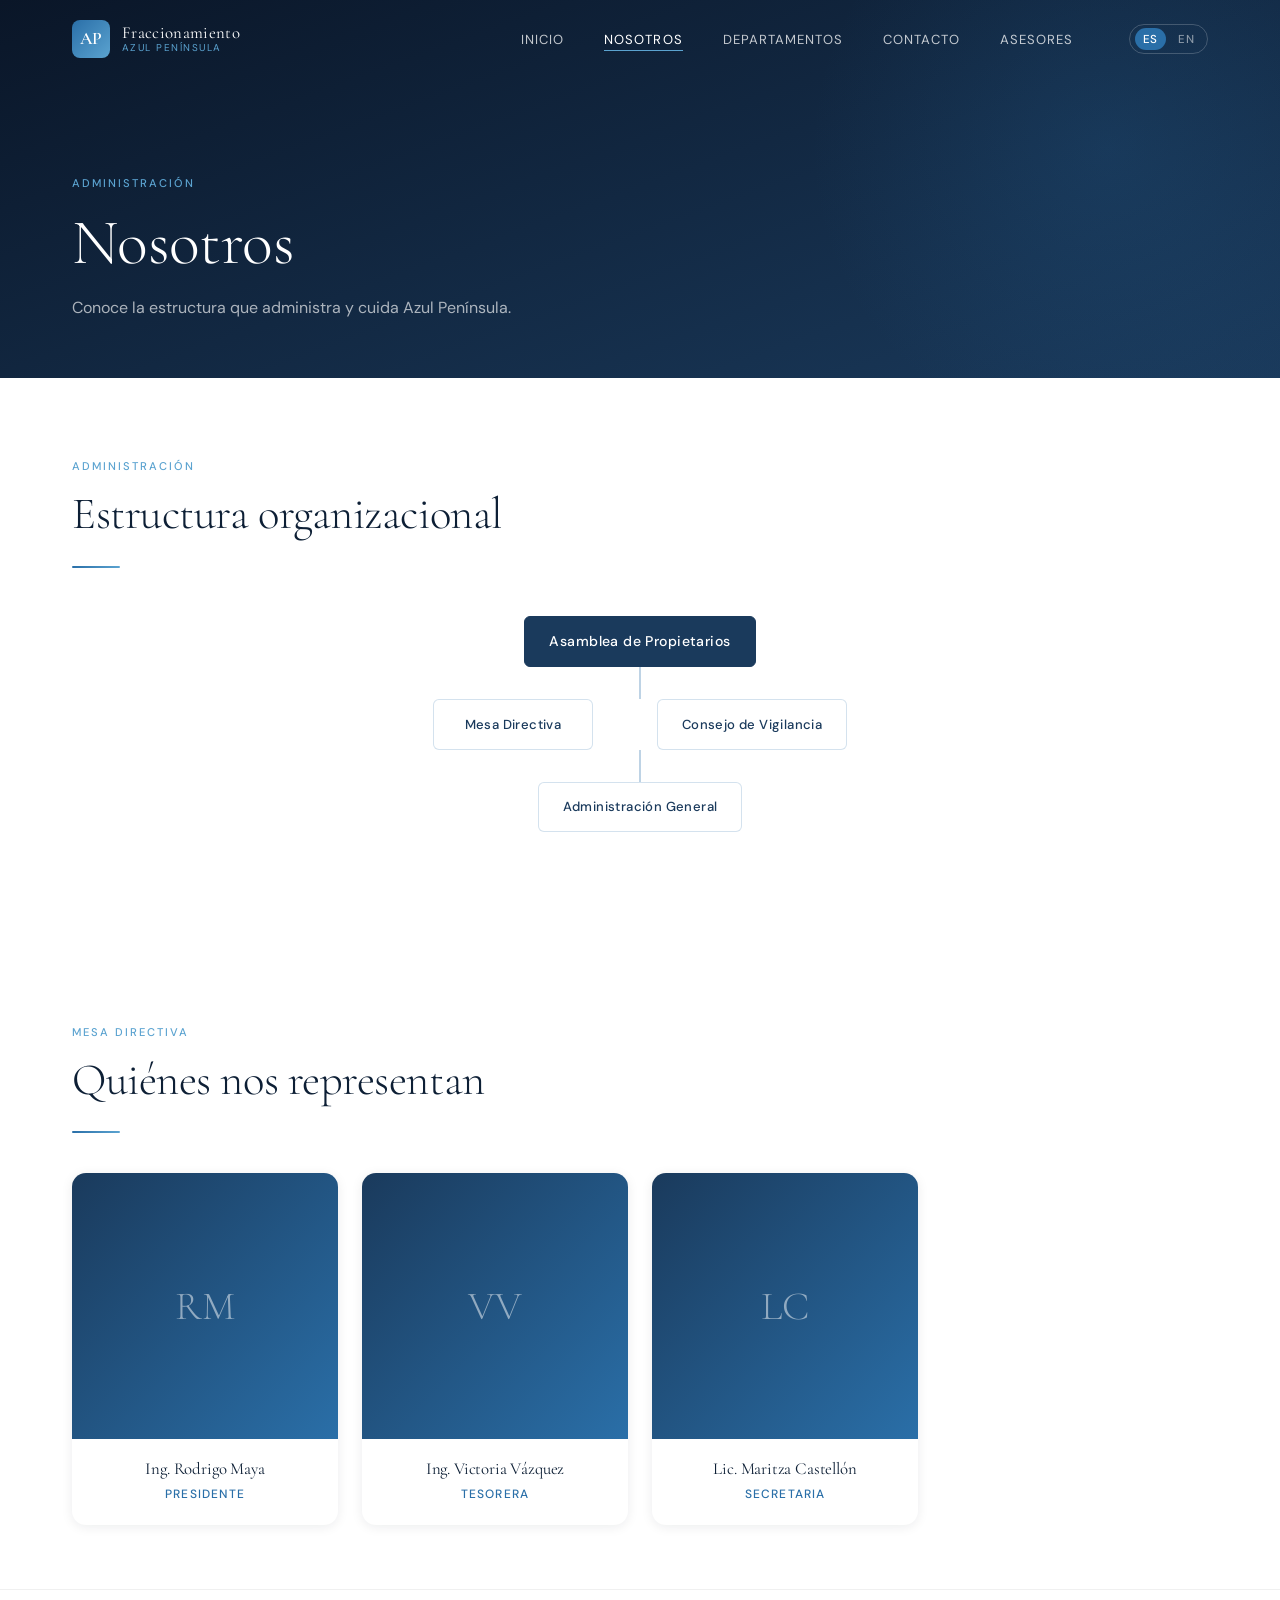
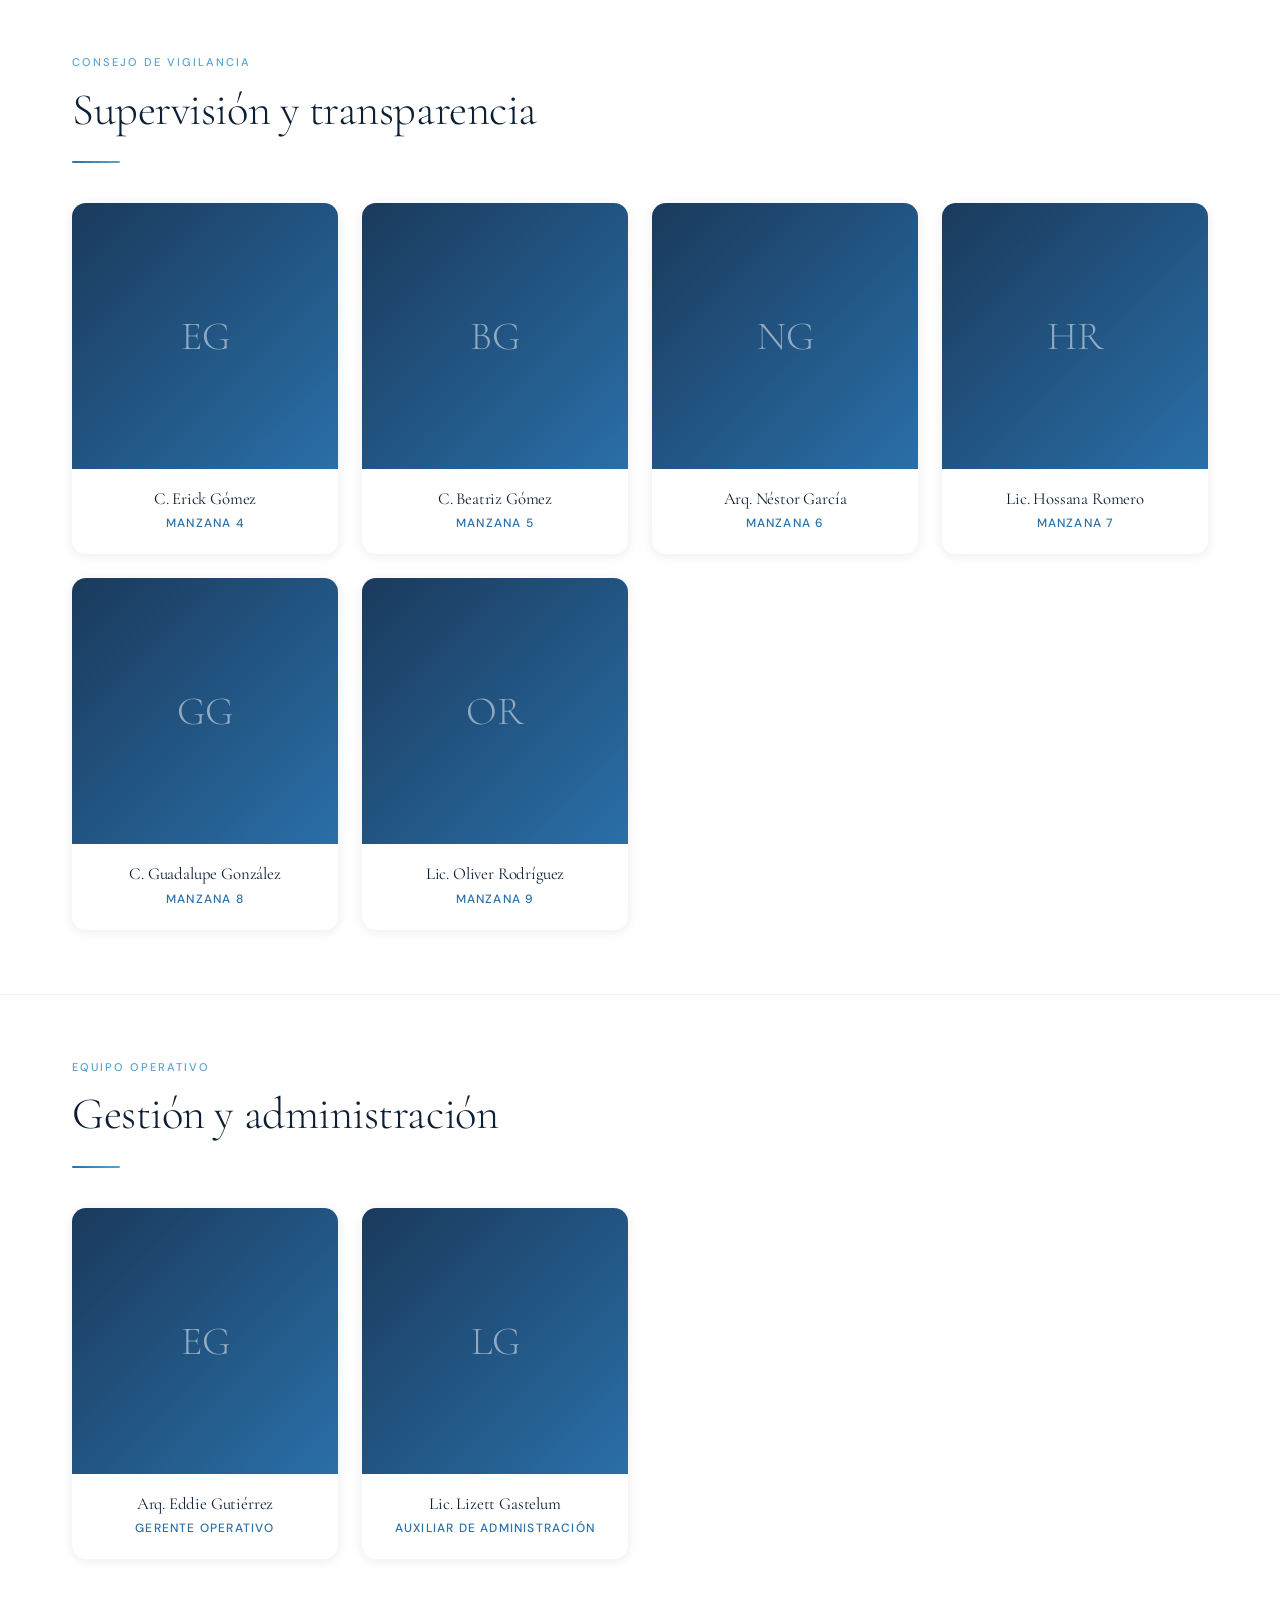
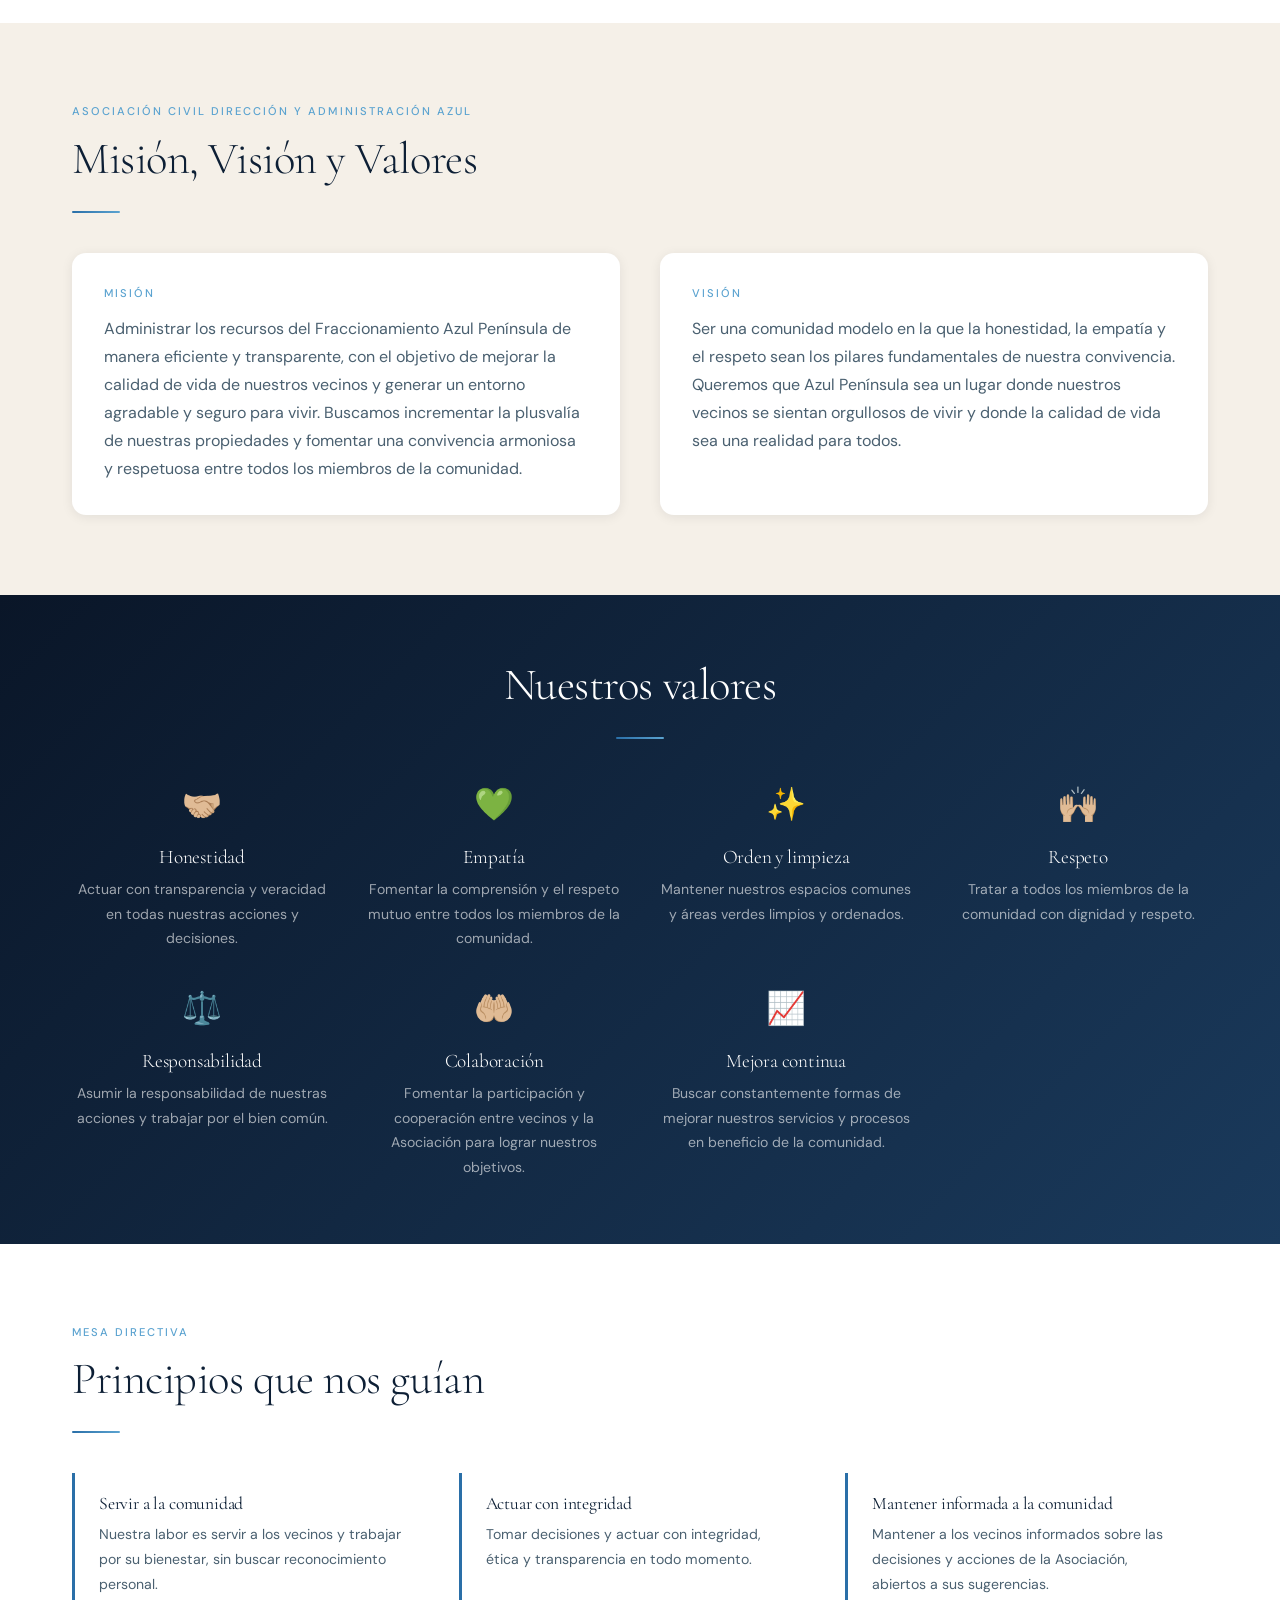
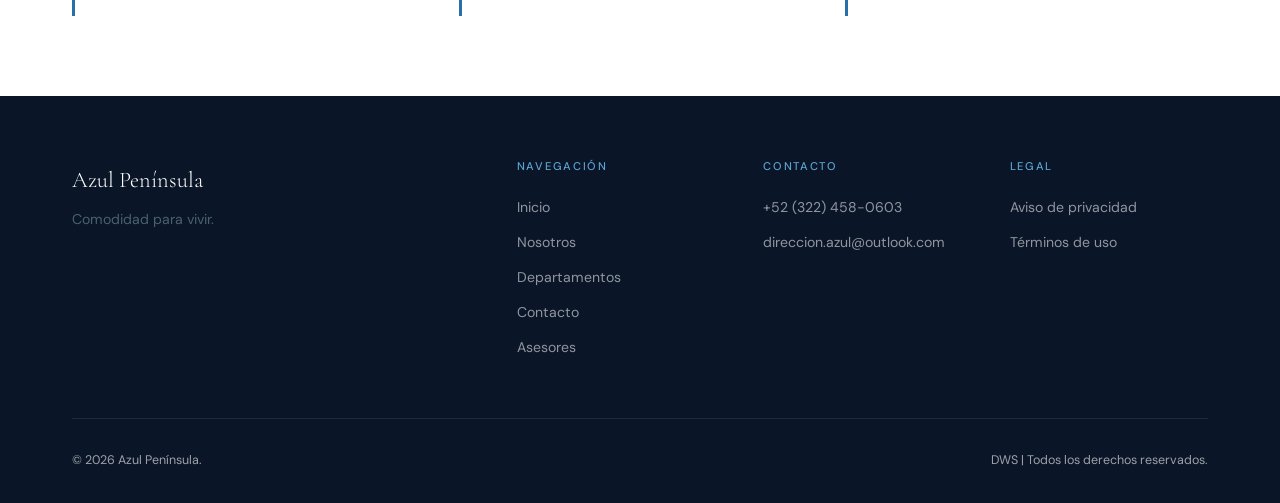
<file: pages/about.html>
<!doctype html>
<html lang="es">
  <head>
    <meta charset="UTF-8" />
    <meta name="viewport" content="width=device-width, initial-scale=1.0" />
    <title>Nosotros — Azul Península</title>
    <link rel="icon" type="image/svg+xml" href="../favicon.svg" />
    <link rel="stylesheet" href="../css/styles.css" />
    <style>
      .fade-in {
        opacity: 0;
        transform: translateY(24px);
        transition:
          opacity 0.7s ease,
          transform 0.7s ease;
      }
      .fade-in.visible {
        opacity: 1;
        transform: none;
      }

      /* ── Organigrama ── */
      .org-chart {
        display: flex;
        flex-direction: column;
        align-items: center;
        gap: 0;
        margin: 3rem 0;
      }

      .org-level {
        display: flex;
        justify-content: center;
        gap: 2rem;
        position: relative;
        width: 100%;
      }

      .org-box {
        background: var(--white);
        border: 1px solid rgba(42, 111, 168, 0.2);
        border-radius: var(--radius);
        padding: 0.85rem 1.5rem;
        text-align: center;
        font-size: 0.82rem;
        font-weight: 500;
        color: var(--azul-mid);
        letter-spacing: 0.03em;
        min-width: 160px;
      }

      .org-box.top {
        background: var(--azul-mid);
        border-color: var(--azul-mid);
        color: var(--white);
        font-size: 0.88rem;
      }

      .org-connector {
        width: 2px;
        height: 32px;
        background: rgba(42, 111, 168, 0.3);
        margin: 0 auto;
      }

      .org-connector-h {
        display: flex;
        justify-content: center;
        margin: 0;
        position: relative;
        height: 32px;
      }

      .org-connector-h::before {
        content: "";
        position: absolute;
        top: 0;
        left: 50%;
        transform: translateX(-50%);
        width: 60%;
        height: 1px;
        background: rgba(42, 111, 168, 0.3);
        top: 50%;
      }

      .org-box--link {
        cursor: pointer;
        text-decoration: none;
        transition: var(--transition);
      }

      .org-box--link:hover {
        background: var(--azul-accent);
        border-color: var(--azul-accent);
        color: var(--white);
        transform: translateY(-2px);
        box-shadow: var(--shadow-sm);
      }

      /* ── Team grid ── */
      .team-section {
        padding: 4rem 0;
      }

      .team-section + .team-section {
        border-top: 1px solid rgba(0, 0, 0, 0.06);
      }

      .team-grid {
        display: grid;
        grid-template-columns: repeat(auto-fill, minmax(220px, 1fr));
        gap: 1.5rem;
        margin-top: 2.5rem;
      }

      .member-card {
        background: var(--white);
        border-radius: var(--radius-lg);
        overflow: hidden;
        box-shadow: var(--shadow-sm);
        transition: var(--transition);
        text-align: center;
      }

      .member-card:hover {
        transform: translateY(-4px);
        box-shadow: var(--shadow-md);
      }

      .member-photo {
        aspect-ratio: 1/1;
        background: linear-gradient(
          135deg,
          var(--azul-mid),
          var(--azul-accent)
        );
        display: flex;
        align-items: center;
        justify-content: center;
        font-family: var(--font-display);
        font-size: 2.5rem;
        font-weight: 300;
        color: rgba(255, 255, 255, 0.5);
      }

      .member-info {
        padding: 1.25rem 1rem;
      }

      .member-info h4 {
        font-family: var(--font-display);
        font-size: 1.05rem;
        font-weight: 400;
        color: var(--text-dark);
        margin-bottom: 0.25rem;
      }

      .member-role {
        font-size: 0.75rem;
        font-weight: 500;
        letter-spacing: 0.1em;
        text-transform: uppercase;
        color: var(--azul-accent);
      }

      /* ── Values strip ── */
      .values-strip {
        background: linear-gradient(135deg, var(--azul-deep), var(--azul-mid));
        padding: 4rem 0;
      }

      .values-grid {
        display: grid;
        grid-template-columns: repeat(4, 1fr);
        gap: 2rem;
        margin-top: 2.5rem;
      }

      /* El séptimo valor centrado solo 
      .value-item:last-child:nth-child(4n + 3) {
        grid-column: 2 / 4;
      }
*/
      .value-item {
        text-align: center;
        color: var(--white);
      }

      .value-icon {
        font-size: 2rem;
        margin-bottom: 1rem;
        display: block;
      }

      .value-item h4 {
        font-family: var(--font-display);
        font-size: 1.2rem;
        font-weight: 300;
        color: var(--white);
        margin-bottom: 0.5rem;
      }

      .value-item p {
        font-size: 0.88rem;
        color: rgba(255, 255, 255, 0.6);
      }

      @media (max-width: 900px) {
        .values-grid {
          grid-template-columns: repeat(2, 1fr);
        }
        .value-item:last-child:nth-child(4n + 3) {
          grid-column: auto;
        }
      }

      @media (max-width: 768px) {
        .team-grid {
          grid-template-columns: repeat(2, 1fr);
        }
      }

      @media (max-width: 600px) {
        .values-grid {
          grid-template-columns: 1fr 1fr;
          gap: 1.25rem;
        }
        div[style*="grid-template-columns: 1fr 1fr"],
        div[style*="grid-template-columns: repeat(3, 1fr)"] {
          grid-template-columns: 1fr !important;
        }
      }

      @media (max-width: 480px) {
        .team-grid {
          grid-template-columns: 1fr;
        }
        .values-grid {
          grid-template-columns: 1fr;
        }
      }
    </style>
  </head>
  <body>
    <!-- ══ NAVBAR ══ -->
    <nav class="navbar scrolled">
      <div class="container">
        <a href="../index.html" class="nav-logo">
          <div class="nav-logo-mark">AP</div>
          <div class="nav-logo-text">
            <span class="name">Fraccionamiento</span>
            <span class="tagline">Azul Península</span>
          </div>
        </a>
        <ul class="nav-links">
          <li><a href="../index.html" data-i18n="nav.inicio">Inicio</a></li>
          <li><a href="about.html" data-i18n="nav.nosotros">Nosotros</a></li>
          <li>
            <a href="listings.html" data-i18n="nav.departamentos"
              >Departamentos</a
            >
          </li>
          <li><a href="contact.html" data-i18n="nav.contacto">Contacto</a></li>
          <li><a href="asesores.html" data-i18n="nav.asesores">Asesores</a></li>
          <li>
            <div class="lang-switch">
              <button class="lang-btn active" data-lang="es">ES</button>
              <button class="lang-btn" data-lang="en">EN</button>
            </div>
          </li>
        </ul>
        <button class="nav-toggle" aria-label="Menú" aria-expanded="false">
          <span></span><span></span><span></span>
        </button>
      </div>
    </nav>

    <!-- ══ HERO ══ -->
    <section class="page-hero">
      <div class="container">
        <div class="page-hero-content">
          <span class="section-label" data-i18n="about.admin.label"
            >Administración</span
          >
          <h1 data-i18n="about.hero.titulo">Nosotros</h1>
          <p data-i18n="about.hero.sub">
            Conoce la estructura que administra y cuida Azul Península.
          </p>
        </div>
      </div>
    </section>

    <!-- ══ ORGANIGRAMA ══ -->
    <section class="fade-in">
      <div class="container">
        <span class="section-label" data-i18n="about.admin.label"
          >Administración</span
        >
        <h2 data-i18n="about.admin.titulo">Estructura organizacional</h2>
        <div class="section-divider"></div>

        <div class="org-chart">
          <!-- Nivel 1 -->
          <div class="org-level">
            <div class="org-box top">Asamblea de Propietarios</div>
          </div>
          <div class="org-connector"></div>
          <!-- Nivel 2 -->
          <div class="org-level" style="gap: 4rem">
            <a href="#directors" class="org-box org-box--link"
              >Mesa Directiva</a
            >
            <a href="#council" class="org-box org-box--link"
              >Consejo de Vigilancia</a
            >
          </div>
          <div class="org-connector"></div>
          <!-- Nivel 3 -->
          <div class="org-level">
            <a href="#management" class="org-box org-box--link"
              >Administración General</a
            >
          </div>
        </div>
      </div>
    </section>

    <!-- ══ MESA DIRECTIVA ══ -->
    <section class="team-section fade-in" id="directors">
      <div class="container">
        <span class="section-label" data-i18n="about.mesa.label"
          >Mesa Directiva</span
        >
        <h2 data-i18n="about.mesa.titulo">Quiénes nos representan</h2>
        <div class="section-divider"></div>

        <div class="team-grid">
          <div class="member-card">
            <div class="member-photo">RM</div>
            <div class="member-info">
              <h4>Ing. Rodrigo Maya</h4>
              <p class="member-role">Presidente</p>
            </div>
          </div>
          <div class="member-card">
            <div class="member-photo">VV</div>
            <div class="member-info">
              <h4>Ing. Victoria Vázquez</h4>
              <p class="member-role">Tesorera</p>
            </div>
          </div>
          <div class="member-card">
            <div class="member-photo">LC</div>
            <div class="member-info">
              <h4>Lic. Maritza Castellón</h4>
              <p class="member-role">Secretaria</p>
            </div>
          </div>
        </div>
      </div>
    </section>

    <!-- ══ CONSEJO DE VIGILANCIA ══ -->
    <section class="team-section fade-in" id="council">
      <div class="container">
        <span class="section-label" data-i18n="about.vigilancia.label"
          >Consejo de Vigilancia</span
        >
        <h2 data-i18n="about.vigilancia.titulo">Supervisión y transparencia</h2>
        <div class="section-divider"></div>

        <div class="team-grid">
          <div class="member-card">
            <div class="member-photo">EG</div>
            <div class="member-info">
              <h4>C. Erick Gómez</h4>
              <p class="member-role">Manzana 4</p>
            </div>
          </div>
          <div class="member-card">
            <div class="member-photo">BG</div>
            <div class="member-info">
              <h4>C. Beatriz Gómez</h4>
              <p class="member-role">Manzana 5</p>
            </div>
          </div>
          <div class="member-card">
            <div class="member-photo">NG</div>
            <div class="member-info">
              <h4>Arq. Néstor García</h4>
              <p class="member-role">Manzana 6</p>
            </div>
          </div>
          <div class="member-card">
            <div class="member-photo">HR</div>
            <div class="member-info">
              <h4>Lic. Hossana Romero</h4>
              <p class="member-role">Manzana 7</p>
            </div>
          </div>
          <div class="member-card">
            <div class="member-photo">GG</div>
            <div class="member-info">
              <h4>C. Guadalupe González</h4>
              <p class="member-role">Manzana 8</p>
            </div>
          </div>
          <div class="member-card">
            <div class="member-photo">OR</div>
            <div class="member-info">
              <h4>Lic. Oliver Rodríguez</h4>
              <p class="member-role">Manzana 9</p>
            </div>
          </div>
        </div>
      </div>
    </section>

    <!-- ══ EQUIPO OPERATIVO ══ -->
    <section class="team-section fade-in" id="management">
      <div class="container">
        <span class="section-label" data-i18n="about.operativo.label"
          >Equipo Operativo</span
        >
        <h2 data-i18n="about.operativo.titulo">Gestión y administración</h2>
        <div class="section-divider"></div>

        <div class="team-grid">
          <div class="member-card">
            <div class="member-photo">EG</div>
            <div class="member-info">
              <h4>Arq. Eddie Gutiérrez</h4>
              <p class="member-role">Gerente Operativo</p>
            </div>
          </div>
          <div class="member-card">
            <div class="member-photo">LG</div>
            <div class="member-info">
              <h4>Lic. Lizett Gastelum</h4>
              <p class="member-role">Auxiliar de Administración</p>
            </div>
          </div>
        </div>
      </div>
    </section>

    <!-- ══ MISIÓN Y VISIÓN ══ -->
    <section class="fade-in" style="background: var(--sand-light)">
      <div class="container">
        <span class="section-label"
          >Asociación Civil Dirección y Administración Azul</span
        >
        <h2>Misión, Visión y Valores</h2>
        <div class="section-divider"></div>

        <div
          style="
            display: grid;
            grid-template-columns: 1fr 1fr;
            gap: 2.5rem;
            margin-top: 2.5rem;
          "
        >
          <div
            style="
              background: var(--white);
              border-radius: var(--radius-lg);
              padding: 2rem;
              box-shadow: var(--shadow-sm);
            "
          >
            <span class="section-label">Misión</span>
            <p>
              Administrar los recursos del Fraccionamiento Azul Península de
              manera eficiente y transparente, con el objetivo de mejorar la
              calidad de vida de nuestros vecinos y generar un entorno agradable
              y seguro para vivir. Buscamos incrementar la plusvalía de nuestras
              propiedades y fomentar una convivencia armoniosa y respetuosa
              entre todos los miembros de la comunidad.
            </p>
          </div>
          <div
            style="
              background: var(--white);
              border-radius: var(--radius-lg);
              padding: 2rem;
              box-shadow: var(--shadow-sm);
            "
          >
            <span class="section-label">Visión</span>
            <p>
              Ser una comunidad modelo en la que la honestidad, la empatía y el
              respeto sean los pilares fundamentales de nuestra convivencia.
              Queremos que Azul Península sea un lugar donde nuestros vecinos se
              sientan orgullosos de vivir y donde la calidad de vida sea una
              realidad para todos.
            </p>
          </div>
        </div>
      </div>
    </section>

    <!-- ══ VALORES ══ -->
    <section class="values-strip fade-in">
      <div class="container">
        <div class="text-center">
          <h2 style="color: var(--white)">Nuestros valores</h2>
          <div class="section-divider center"></div>
        </div>
        <div class="values-grid">
          <div class="value-item">
            <span class="value-icon">🤝🏼</span>
            <h4>Honestidad</h4>
            <p>
              Actuar con transparencia y veracidad en todas nuestras acciones y
              decisiones.
            </p>
          </div>
          <div class="value-item">
            <span class="value-icon">💚</span>
            <h4>Empatía</h4>
            <p>
              Fomentar la comprensión y el respeto mutuo entre todos los
              miembros de la comunidad.
            </p>
          </div>
          <div class="value-item">
            <span class="value-icon">✨</span>
            <h4>Orden y limpieza</h4>
            <p>
              Mantener nuestros espacios comunes y áreas verdes limpios y
              ordenados.
            </p>
          </div>
          <div class="value-item">
            <span class="value-icon">🙌🏼</span>
            <h4>Respeto</h4>
            <p>
              Tratar a todos los miembros de la comunidad con dignidad y
              respeto.
            </p>
          </div>
          <div class="value-item">
            <span class="value-icon">⚖️</span>
            <h4>Responsabilidad</h4>
            <p>
              Asumir la responsabilidad de nuestras acciones y trabajar por el
              bien común.
            </p>
          </div>
          <div class="value-item">
            <span class="value-icon">🤲🏼</span>
            <h4>Colaboración</h4>
            <p>
              Fomentar la participación y cooperación entre vecinos y la
              Asociación para lograr nuestros objetivos.
            </p>
          </div>
          <div class="value-item">
            <span class="value-icon">📈</span>
            <h4>Mejora continua</h4>
            <p>
              Buscar constantemente formas de mejorar nuestros servicios y
              procesos en beneficio de la comunidad.
            </p>
          </div>
        </div>
      </div>
    </section>

    <!-- ══ PRINCIPIOS ══ -->
    <section class="fade-in">
      <div class="container">
        <span class="section-label">Mesa Directiva</span>
        <h2>Principios que nos guían</h2>
        <div class="section-divider"></div>

        <div
          style="
            display: grid;
            grid-template-columns: repeat(3, 1fr);
            gap: 1.5rem;
            margin-top: 2.5rem;
          "
        >
          <div
            style="
              border-left: 3px solid var(--azul-accent);
              padding: 1.25rem 1.5rem;
            "
          >
            <h4
              style="
                font-family: var(--font-display);
                font-size: 1.1rem;
                font-weight: 400;
                color: var(--text-dark);
                margin-bottom: 0.5rem;
              "
            >
              Servir a la comunidad
            </h4>
            <p style="font-size: 0.88rem">
              Nuestra labor es servir a los vecinos y trabajar por su bienestar,
              sin buscar reconocimiento personal.
            </p>
          </div>
          <div
            style="
              border-left: 3px solid var(--azul-accent);
              padding: 1.25rem 1.5rem;
            "
          >
            <h4
              style="
                font-family: var(--font-display);
                font-size: 1.1rem;
                font-weight: 400;
                color: var(--text-dark);
                margin-bottom: 0.5rem;
              "
            >
              Actuar con integridad
            </h4>
            <p style="font-size: 0.88rem">
              Tomar decisiones y actuar con integridad, ética y transparencia en
              todo momento.
            </p>
          </div>
          <div
            style="
              border-left: 3px solid var(--azul-accent);
              padding: 1.25rem 1.5rem;
            "
          >
            <h4
              style="
                font-family: var(--font-display);
                font-size: 1.1rem;
                font-weight: 400;
                color: var(--text-dark);
                margin-bottom: 0.5rem;
              "
            >
              Mantener informada a la comunidad
            </h4>
            <p style="font-size: 0.88rem">
              Mantener a los vecinos informados sobre las decisiones y acciones
              de la Asociación, abiertos a sus sugerencias.
            </p>
          </div>
        </div>
      </div>
    </section>

    <!-- ══ FOOTER ══ -->
    <div id="footer"></div>

    <script src="../js/main.js"></script>
  </body>
</html>
</file>
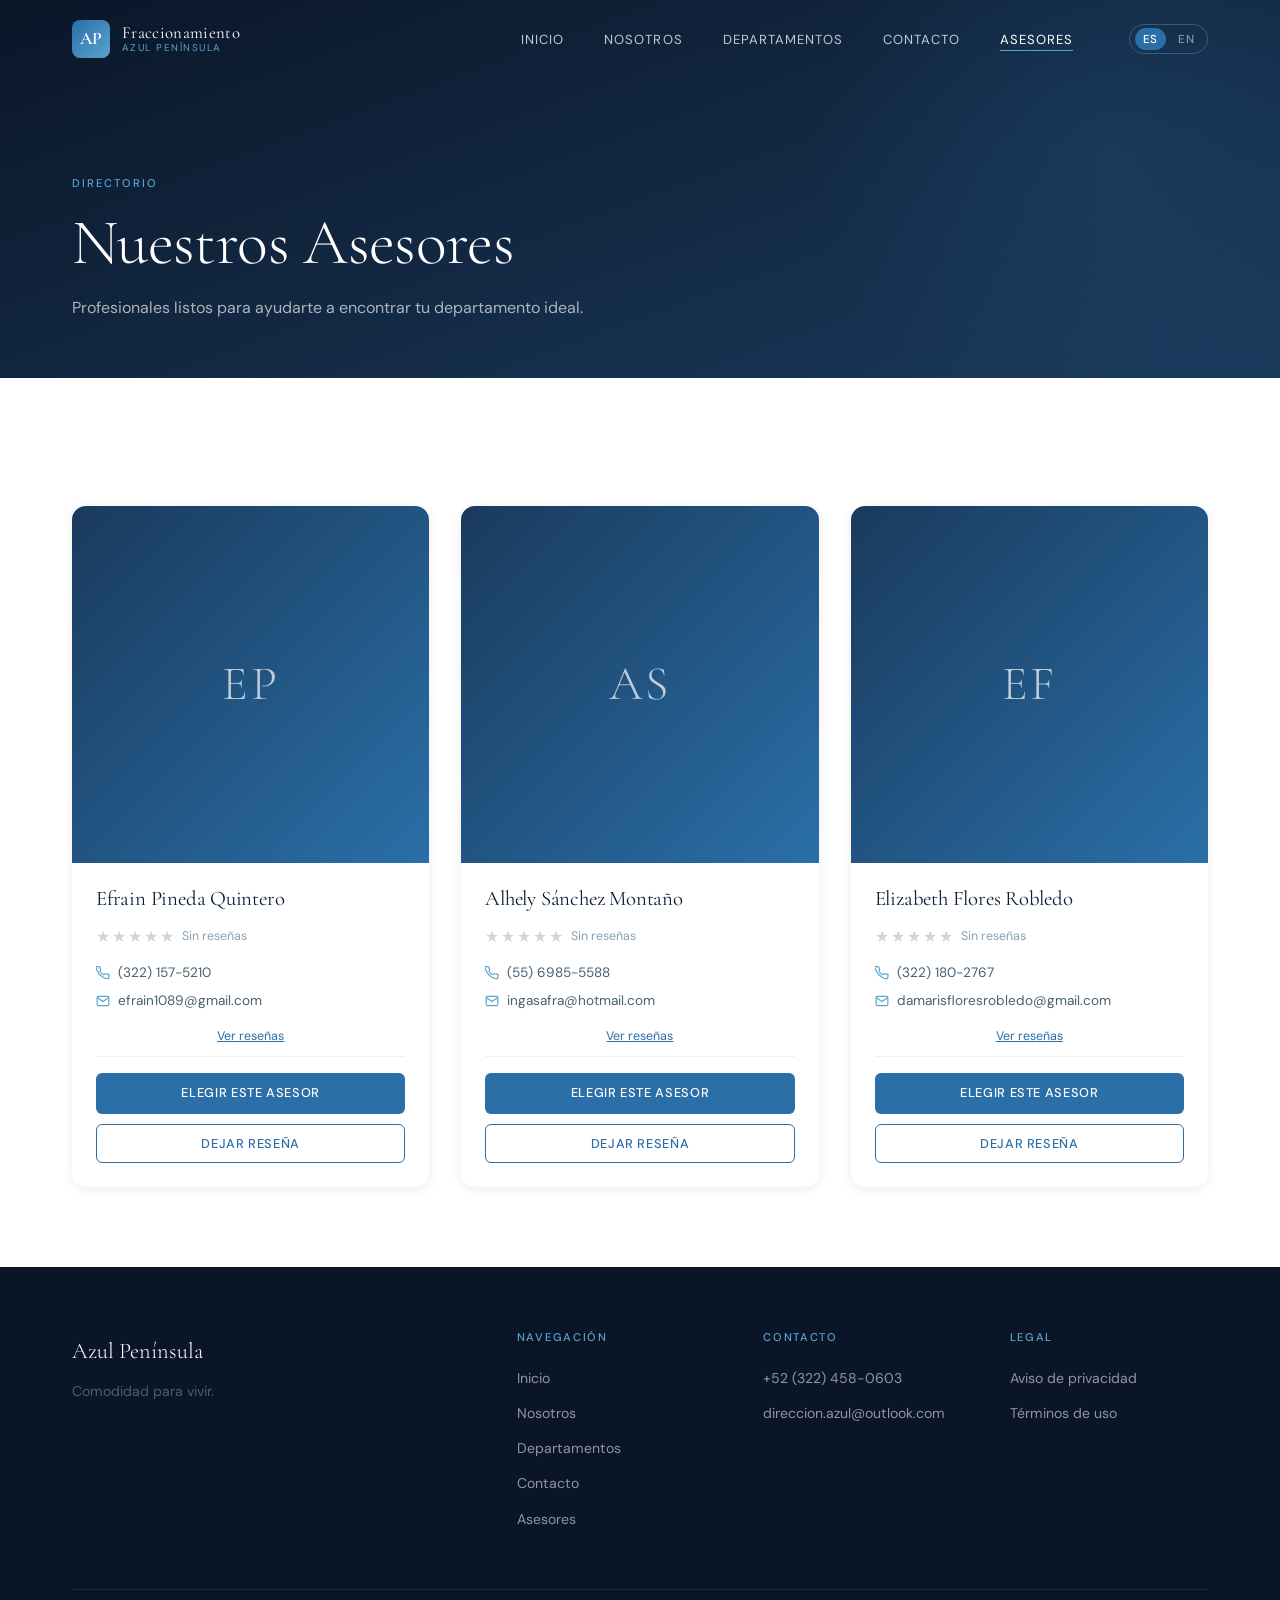
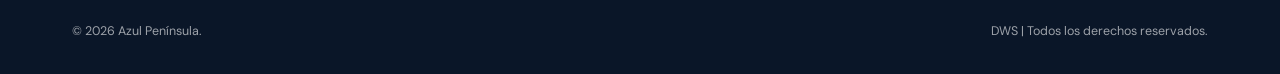
<file: pages/asesores.html>
<!doctype html>
<html lang="es">
  <head>
    <meta charset="UTF-8" />
    <meta name="viewport" content="width=device-width, initial-scale=1.0" />
    <title>Asesores — Azul Península</title>
    <link rel="icon" type="image/svg+xml" href="../favicon.svg" />
    <link rel="stylesheet" href="../css/styles.css" />
    <style>
      .fade-in {
        opacity: 0;
        transform: translateY(24px);
        transition:
          opacity 0.7s ease,
          transform 0.7s ease;
      }
      .fade-in.visible {
        opacity: 1;
        transform: none;
      }

      /* ── Grid de asesores ── */
      .asesores-grid {
        display: grid;
        grid-template-columns: repeat(3, 1fr);
        gap: 2rem;
        margin-top: 3rem;
      }

      /* ── Tarjeta de asesor ── */
      .asesor-card {
        background: var(--white);
        border-radius: var(--radius-lg);
        box-shadow: var(--shadow-sm);
        overflow: hidden;
        transition: var(--transition);
        display: flex;
        flex-direction: column;
      }

      .asesor-card:hover {
        transform: translateY(-4px);
        box-shadow: var(--shadow-md);
      }

      .asesor-photo {
        aspect-ratio: 1/1;
        background: linear-gradient(
          135deg,
          var(--azul-mid),
          var(--azul-accent)
        );
        display: flex;
        align-items: center;
        justify-content: center;
        font-family: var(--font-display);
        font-size: 3rem;
        font-weight: 300;
        color: rgba(255, 255, 255, 0.7);
        letter-spacing: 0.05em;
      }

      .asesor-body {
        padding: 1.5rem;
        flex: 1;
        display: flex;
        flex-direction: column;
        gap: 0.75rem;
      }

      .asesor-body h3 {
        font-family: var(--font-display);
        font-size: 1.3rem;
        font-weight: 400;
        color: var(--text-dark);
        margin-bottom: 0;
      }

      /* Estrellas promedio */
      .asesor-rating {
        display: flex;
        align-items: center;
        gap: 0.5rem;
      }

      .stars-display {
        display: flex;
        gap: 2px;
      }

      .star {
        font-size: 1rem;
        color: #d1d5db;
        transition: color 0.15s;
      }

      .star.filled {
        color: #f59e0b;
      }

      .rating-count {
        font-size: 0.78rem;
        color: var(--text-light);
      }

      /* Contacto */
      .asesor-contact {
        display: flex;
        flex-direction: column;
        gap: 0.4rem;
      }

      .asesor-contact a {
        display: inline-flex;
        align-items: center;
        gap: 0.5rem;
        font-size: 0.85rem;
        color: var(--text-mid);
        transition: color var(--transition);
      }

      .asesor-contact a:hover {
        color: var(--azul-accent);
      }

      .asesor-contact svg {
        width: 14px;
        height: 14px;
        flex-shrink: 0;
        color: var(--azul-light);
      }

      /* Botones de acción */
      .asesor-actions {
        display: flex;
        flex-direction: column;
        gap: 0.6rem;
        margin-top: auto;
        padding-top: 1rem;
        border-top: 1px solid rgba(0, 0, 0, 0.06);
      }

      .btn-asesor {
        display: block;
        text-align: center;
        padding: 0.65rem 1rem;
        border-radius: var(--radius);
        font-family: var(--font-body);
        font-size: 0.8rem;
        font-weight: 500;
        letter-spacing: 0.05em;
        text-transform: uppercase;
        cursor: pointer;
        transition: var(--transition);
        border: none;
      }

      .btn-elegir {
        background: var(--azul-accent);
        color: var(--white);
      }

      .btn-elegir:hover {
        background: var(--azul-light);
        transform: translateY(-1px);
      }

      .btn-resena {
        background: transparent;
        border: 1.5px solid var(--azul-accent);
        color: var(--azul-accent);
      }

      .btn-resena:hover {
        background: var(--azul-accent);
        color: var(--white);
      }

      /* ── Modal de reseña ── */
      .modal-overlay {
        display: none;
        position: fixed;
        inset: 0;
        background: rgba(10, 22, 40, 0.7);
        backdrop-filter: blur(4px);
        z-index: 2000;
        align-items: center;
        justify-content: center;
        padding: 1rem;
      }

      .modal-overlay.open {
        display: flex;
      }

      .modal {
        background: var(--white);
        border-radius: var(--radius-lg);
        padding: 2rem;
        width: 100%;
        max-width: 480px;
        box-shadow: var(--shadow-lg);
        position: relative;
        animation: modalIn 0.3s ease;
      }

      @keyframes modalIn {
        from {
          opacity: 0;
          transform: translateY(20px) scale(0.97);
        }
        to {
          opacity: 1;
          transform: none;
        }
      }

      .modal-close {
        position: absolute;
        top: 1rem;
        right: 1rem;
        background: none;
        border: none;
        cursor: pointer;
        color: var(--text-light);
        font-size: 1.4rem;
        line-height: 1;
        transition: color var(--transition);
      }

      .modal-close:hover {
        color: var(--text-dark);
      }

      .modal h3 {
        font-family: var(--font-display);
        font-size: 1.4rem;
        font-weight: 300;
        color: var(--text-dark);
        margin-bottom: 0.25rem;
      }

      .modal-asesor-nombre {
        font-size: 0.8rem;
        color: var(--azul-accent);
        font-weight: 500;
        letter-spacing: 0.08em;
        text-transform: uppercase;
        margin-bottom: 1.5rem;
        display: block;
      }

      /* Selector de estrellas interactivo */
      .star-selector {
        display: flex;
        gap: 6px;
        margin-bottom: 1.25rem;
      }

      .star-btn {
        background: none;
        border: none;
        cursor: pointer;
        font-size: 2rem;
        color: #d1d5db;
        transition:
          color 0.15s,
          transform 0.15s;
        padding: 0;
        line-height: 1;
      }

      .star-btn:hover,
      .star-btn.selected {
        color: #f59e0b;
        transform: scale(1.15);
      }

      /* Campo de comentario */
      .modal textarea {
        width: 100%;
        padding: 0.75rem 1rem;
        border: 1.5px solid rgba(0, 0, 0, 0.1);
        border-radius: var(--radius);
        font-family: var(--font-body);
        font-size: 0.9rem;
        color: var(--text-dark);
        background: var(--sand-light);
        resize: vertical;
        min-height: 100px;
        outline: none;
        transition: border-color var(--transition);
        margin-bottom: 1rem;
      }

      .modal textarea:focus {
        border-color: var(--azul-accent);
        background: var(--white);
      }

      .modal-actions {
        display: flex;
        gap: 0.75rem;
        justify-content: flex-end;
      }

      /* ── Sección de reseñas por asesor ── */
      .resenas-section {
        margin-top: 1rem;
      }

      .resena-item {
        background: var(--sand-light);
        border-radius: var(--radius);
        padding: 0.85rem 1rem;
        margin-bottom: 0.6rem;
        font-size: 0.85rem;
      }

      .resena-header {
        display: flex;
        align-items: center;
        gap: 0.5rem;
        margin-bottom: 0.3rem;
      }

      .resena-stars {
        font-size: 0.8rem;
      }
      .resena-fecha {
        font-size: 0.72rem;
        color: var(--text-light);
        margin-left: auto;
      }
      .resena-texto {
        color: var(--text-mid);
        line-height: 1.5;
      }

      .ver-resenas-btn {
        background: none;
        border: none;
        cursor: pointer;
        font-size: 0.78rem;
        color: var(--azul-accent);
        font-family: var(--font-body);
        padding: 0;
        text-decoration: underline;
        margin-top: 0.25rem;
      }

      /* ── Modal de reseñas ── */
      .modal-resenas {
        max-width: 560px;
        max-height: 80vh;
        overflow-y: auto;
      }

      .modal-resenas .resena-item {
        background: var(--sand-light);
      }

      .empty-resenas {
        text-align: center;
        padding: 2rem;
        color: var(--text-light);
        font-size: 0.88rem;
      }

      /* ── Responsive ── */
      @media (max-width: 900px) {
        .asesores-grid {
          grid-template-columns: repeat(2, 1fr);
        }
      }

      @media (max-width: 580px) {
        .asesores-grid {
          grid-template-columns: 1fr;
        }
      }
    </style>
  </head>
  <body>
    <!-- ══ NAVBAR ══ -->
    <nav class="navbar scrolled">
      <div class="container">
        <a href="../index.html" class="nav-logo">
          <div class="nav-logo-mark">AP</div>
          <div class="nav-logo-text">
            <span class="name">Fraccionamiento</span>
            <span class="tagline">Azul Península</span>
          </div>
        </a>
        <ul class="nav-links">
          <li><a href="../index.html" data-i18n="nav.inicio">Inicio</a></li>
          <li><a href="about.html" data-i18n="nav.nosotros">Nosotros</a></li>
          <li>
            <a href="listings.html" data-i18n="nav.departamentos"
              >Departamentos</a
            >
          </li>
          <li><a href="contact.html" data-i18n="nav.contacto">Contacto</a></li>
          <li><a href="asesores.html" data-i18n="nav.asesores">Asesores</a></li>
          <li>
            <div class="lang-switch">
              <button class="lang-btn active" data-lang="es">ES</button>
              <button class="lang-btn" data-lang="en">EN</button>
            </div>
          </li>
        </ul>
        <button class="nav-toggle" aria-label="Menú" aria-expanded="false">
          <span></span><span></span><span></span>
        </button>
      </div>
    </nav>

    <!-- ══ HERO ══ -->
    <section class="page-hero">
      <div class="container">
        <div class="page-hero-content">
          <span class="section-label" data-i18n="asesores.label">Asesores</span>
          <h1 data-i18n="asesores.titulo">Nuestros Asesores</h1>
          <p data-i18n="asesores.sub">
            Profesionales listos para ayudarte a encontrar tu departamento
            ideal.
          </p>
        </div>
      </div>
    </section>

    <!-- ══ ASESORES ══ -->
    <section class="fade-in">
      <div class="container">
        <div class="asesores-grid" id="asesores-grid">
          <!-- Asesor 1 -->
          <div class="asesor-card">
            <div class="asesor-photo">EP</div>
            <div class="asesor-body">
              <h3>Efrain Pineda Quintero</h3>

              <div class="asesor-rating">
                <div class="stars-display" id="stars-0"></div>
                <span class="rating-count" id="count-0"></span>
              </div>

              <div class="asesor-contact">
                <a
                  href="https://wa.me/523221575210?text=Hola,%20me%20interesa%20conocer%20los%20departamentos%20disponibles%20en%20Azul%20Península."
                >
                  <svg
                    viewBox="0 0 24 24"
                    fill="none"
                    stroke="currentColor"
                    stroke-width="2"
                  >
                    <path
                      d="M22 16.92v3a2 2 0 01-2.18 2 19.79 19.79 0 01-8.63-3.07A19.5 19.5 0 013.07 9.81a19.79 19.79 0 01-3.07-8.63A2 2 0 012 1h3a2 2 0 012 1.72c.127.96.361 1.903.7 2.81a2 2 0 01-.45 2.11L6.91 8.96a16 16 0 006.13 6.13l1.27-1.27a2 2 0 012.11-.45c.907.339 1.85.573 2.81.7A2 2 0 0122 16.92z"
                    />
                  </svg>
                  (322) 157-5210
                </a>
                <a href="mailto:efrain1089@gmail.com">
                  <svg
                    viewBox="0 0 24 24"
                    fill="none"
                    stroke="currentColor"
                    stroke-width="2"
                  >
                    <path
                      d="M4 4h16c1.1 0 2 .9 2 2v12c0 1.1-.9 2-2 2H4c-1.1 0-2-.9-2-2V6c0-1.1.9-2 2-2z"
                    />
                    <polyline points="22,6 12,13 2,6" />
                  </svg>
                  efrain1089@gmail.com
                </a>
              </div>

              <button
                class="ver-resenas-btn"
                onclick="verResenas(0, 'Efrain Pineda Quintero')"
              >
                Ver reseñas
              </button>

              <div class="asesor-actions">
                <a
                  href="contact.html?asesor=Efrain%20Pineda%20Quintero"
                  class="btn-asesor btn-elegir"
                  data-i18n="asesores.elegir"
                  >Elegir este asesor</a
                >
                <button
                  class="btn-asesor btn-resena"
                  onclick="abrirModal(0, 'Efrain Pineda Quintero')"
                  data-i18n="asesores.resena"
                >
                  Dejar reseña
                </button>
              </div>
            </div>
          </div>

          <!-- Asesor 2 -->
          <div class="asesor-card">
            <div class="asesor-photo">AS</div>
            <div class="asesor-body">
              <h3>Alhely Sánchez Montaño</h3>

              <div class="asesor-rating">
                <div class="stars-display" id="stars-1"></div>
                <span class="rating-count" id="count-1"></span>
              </div>

              <div class="asesor-contact">
                <a
                  href="https://wa.me/525569855588?text=Hola,%20me%20interesa%20conocer%20los%20departamentos%20disponibles%20en%20Azul%20Península."
                >
                  <svg
                    viewBox="0 0 24 24"
                    fill="none"
                    stroke="currentColor"
                    stroke-width="2"
                  >
                    <path
                      d="M22 16.92v3a2 2 0 01-2.18 2 19.79 19.79 0 01-8.63-3.07A19.5 19.5 0 013.07 9.81a19.79 19.79 0 01-3.07-8.63A2 2 0 012 1h3a2 2 0 012 1.72c.127.96.361 1.903.7 2.81a2 2 0 01-.45 2.11L6.91 8.96a16 16 0 006.13 6.13l1.27-1.27a2 2 0 012.11-.45c.907.339 1.85.573 2.81.7A2 2 0 0122 16.92z"
                    />
                  </svg>
                  (55) 6985-5588
                </a>
                <a href="mailto:ingasafra@hotmail.com">
                  <svg
                    viewBox="0 0 24 24"
                    fill="none"
                    stroke="currentColor"
                    stroke-width="2"
                  >
                    <path
                      d="M4 4h16c1.1 0 2 .9 2 2v12c0 1.1-.9 2-2 2H4c-1.1 0-2-.9-2-2V6c0-1.1.9-2 2-2z"
                    />
                    <polyline points="22,6 12,13 2,6" />
                  </svg>
                  ingasafra@hotmail.com
                </a>
              </div>

              <button
                class="ver-resenas-btn"
                onclick="verResenas(1, 'Alhely Sánchez Montaño')"
              >
                Ver reseñas
              </button>

              <div class="asesor-actions">
                <a
                  href="contact.html?asesor=Alhely%20S%C3%A1nchez%20Monta%C3%B1o"
                  class="btn-asesor btn-elegir"
                  data-i18n="asesores.elegir"
                  >Elegir este asesor</a
                >
                <button
                  class="btn-asesor btn-resena"
                  onclick="abrirModal(1, 'Alhely Sánchez Montaño')"
                  data-i18n="asesores.resena"
                >
                  Dejar reseña
                </button>
              </div>
            </div>
          </div>

          <!-- Asesor 3 -->
          <div class="asesor-card">
            <div class="asesor-photo">EF</div>
            <div class="asesor-body">
              <h3>Elizabeth Flores Robledo</h3>

              <div class="asesor-rating">
                <div class="stars-display" id="stars-2"></div>
                <span class="rating-count" id="count-2"></span>
              </div>

              <div class="asesor-contact">
                <a
                  href="https://wa.me/523221802767?text=Hola,%20me%20interesa%20conocer%20los%20departamentos%20disponibles%20en%20Azul%20Península."
                >
                  <svg
                    viewBox="0 0 24 24"
                    fill="none"
                    stroke="currentColor"
                    stroke-width="2"
                  >
                    <path
                      d="M22 16.92v3a2 2 0 01-2.18 2 19.79 19.79 0 01-8.63-3.07A19.5 19.5 0 013.07 9.81a19.79 19.79 0 01-3.07-8.63A2 2 0 012 1h3a2 2 0 012 1.72c.127.96.361 1.903.7 2.81a2 2 0 01-.45 2.11L6.91 8.96a16 16 0 006.13 6.13l1.27-1.27a2 2 0 012.11-.45c.907.339 1.85.573 2.81.7A2 2 0 0122 16.92z"
                    />
                  </svg>
                  (322) 180-2767
                </a>
                <a href="mailto:damarisfloresrobledo@gmail.com">
                  <svg
                    viewBox="0 0 24 24"
                    fill="none"
                    stroke="currentColor"
                    stroke-width="2"
                  >
                    <path
                      d="M4 4h16c1.1 0 2 .9 2 2v12c0 1.1-.9 2-2 2H4c-1.1 0-2-.9-2-2V6c0-1.1.9-2 2-2z"
                    />
                    <polyline points="22,6 12,13 2,6" />
                  </svg>
                  damarisfloresrobledo@gmail.com
                </a>
              </div>

              <button
                class="ver-resenas-btn"
                onclick="verResenas(2, 'Elizabeth Flores Robledo')"
              >
                Ver reseñas
              </button>

              <div class="asesor-actions">
                <a
                  href="contact.html?asesor=Elizabeth%20Flores%20Robledo"
                  class="btn-asesor btn-elegir"
                  data-i18n="asesores.elegir"
                  >Elegir este asesor</a
                >
                <button
                  class="btn-asesor btn-resena"
                  onclick="abrirModal(2, 'Elizabeth Flores Robledo')"
                  data-i18n="asesores.resena"
                >
                  Dejar reseña
                </button>
              </div>
            </div>
          </div>
        </div>
      </div>
    </section>

    <!-- ══ MODAL: Dejar reseña ══ -->
    <div class="modal-overlay" id="modal-resena">
      <div class="modal">
        <button class="modal-close" onclick="cerrarModal()">✕</button>
        <h3 data-i18n="asesores.modal.titulo">Dejar reseña</h3>
        <span class="modal-asesor-nombre" id="modal-nombre"></span>

        <div class="star-selector" id="star-selector">
          <button class="star-btn" data-val="1">★</button>
          <button class="star-btn" data-val="2">★</button>
          <button class="star-btn" data-val="3">★</button>
          <button class="star-btn" data-val="4">★</button>
          <button class="star-btn" data-val="5">★</button>
        </div>

        <textarea
          id="modal-comentario"
          placeholder="Comparte tu experiencia con este asesor..."
          maxlength="300"
        ></textarea>

        <div class="modal-actions">
          <button
            class="btn btn-outline"
            onclick="cerrarModal()"
            data-i18n="asesores.modal.cancelar"
          >
            Cancelar
          </button>
          <button
            class="btn btn-primary"
            onclick="guardarResena()"
            data-i18n="asesores.modal.guardar"
          >
            Publicar reseña
          </button>
        </div>
      </div>
    </div>

    <!-- ══ MODAL: Ver reseñas ══ -->
    <div class="modal-overlay" id="modal-ver-resenas">
      <div class="modal modal-resenas">
        <button class="modal-close" onclick="cerrarVerResenas()">✕</button>
        <h3 id="ver-resenas-titulo">Reseñas</h3>
        <span class="modal-asesor-nombre" id="ver-resenas-nombre"></span>
        <div id="ver-resenas-lista"></div>
      </div>
    </div>

    <!-- ══ FOOTER ══ -->
    <div id="footer"></div>

    <script src="../js/main.js"></script>
    <script>
      // ── Datos de asesores ─────────────────
      const ASESORES_KEY = "ap_resenas";
      let asesorActivo = null;
      let estrellaSeleccionada = 0;

      // ── Cargar reseñas del localStorage ──
      function getResenas() {
        return JSON.parse(localStorage.getItem(ASESORES_KEY) || "{}");
      }

      function saveResenas(data) {
        localStorage.setItem(ASESORES_KEY, JSON.stringify(data));
      }

      // ── Renderizar estrellas promedio ──────
      function renderStars(containerId, promedio) {
        const el = document.getElementById(containerId);
        if (!el) return;
        el.innerHTML = "";
        for (let i = 1; i <= 5; i++) {
          const s = document.createElement("span");
          s.className = "star" + (i <= Math.round(promedio) ? " filled" : "");
          s.textContent = "★";
          el.appendChild(s);
        }
      }

      // ── Calcular y mostrar rating de cada asesor ──
      function actualizarRatings() {
        const resenas = getResenas();
        for (let i = 0; i < 3; i++) {
          const lista = resenas[i] || [];
          const countEl = document.getElementById("count-" + i);
          if (lista.length === 0) {
            renderStars("stars-" + i, 0);
            if (countEl) countEl.textContent = "Sin reseñas";
          } else {
            const promedio =
              lista.reduce((a, r) => a + r.estrellas, 0) / lista.length;
            renderStars("stars-" + i, promedio);
            if (countEl)
              countEl.textContent =
                promedio.toFixed(1) + " (" + lista.length + ")";
          }
        }
      }

      // ── Abrir modal de reseña ─────────────
      function abrirModal(idx, nombre) {
        asesorActivo = idx;
        estrellaSeleccionada = 0;
        document.getElementById("modal-nombre").textContent = nombre;
        document.getElementById("modal-comentario").value = "";
        // Reset estrellas
        document
          .querySelectorAll(".star-btn")
          .forEach((b) => b.classList.remove("selected"));
        document.getElementById("modal-resena").classList.add("open");
      }

      function cerrarModal() {
        document.getElementById("modal-resena").classList.remove("open");
        asesorActivo = null;
      }

      // ── Selector de estrellas interactivo ─
      document.querySelectorAll(".star-btn").forEach((btn) => {
        btn.addEventListener("click", () => {
          estrellaSeleccionada = parseInt(btn.dataset.val);
          document.querySelectorAll(".star-btn").forEach((b, i) => {
            b.classList.toggle("selected", i < estrellaSeleccionada);
          });
        });
      });

      // ── Guardar reseña ────────────────────
      function guardarResena() {
        if (estrellaSeleccionada === 0) {
          alert("Por favor selecciona una calificación.");
          return;
        }
        const comentario = document
          .getElementById("modal-comentario")
          .value.trim();
        const resenas = getResenas();
        if (!resenas[asesorActivo]) resenas[asesorActivo] = [];

        resenas[asesorActivo].push({
          estrellas: estrellaSeleccionada,
          comentario: comentario,
          fecha: new Date().toLocaleDateString("es-MX", {
            year: "numeric",
            month: "short",
            day: "numeric",
          }),
        });

        saveResenas(resenas);
        actualizarRatings();
        cerrarModal();
      }

      // ── Ver reseñas ───────────────────────
      function verResenas(idx, nombre) {
        const resenas = getResenas();
        const lista = resenas[idx] || [];

        document.getElementById("ver-resenas-nombre").textContent = nombre;
        const contenedor = document.getElementById("ver-resenas-lista");

        if (lista.length === 0) {
          contenedor.innerHTML =
            '<div class="empty-resenas">Aún no hay reseñas para este asesor.<br>¡Sé el primero en dejar una!</div>';
        } else {
          contenedor.innerHTML = lista
            .slice()
            .reverse()
            .map(
              (r) => `
            <div class="resena-item">
              <div class="resena-header">
                <span class="resena-stars">${"★".repeat(r.estrellas)}${"☆".repeat(5 - r.estrellas)}</span>
                <span class="resena-fecha">${r.fecha}</span>
              </div>
              ${r.comentario ? `<p class="resena-texto">${r.comentario}</p>` : ""}
            </div>
          `,
            )
            .join("");
        }

        document.getElementById("modal-ver-resenas").classList.add("open");
      }

      function cerrarVerResenas() {
        document.getElementById("modal-ver-resenas").classList.remove("open");
      }

      // ── Cerrar modales con Escape ─────────
      document.addEventListener("keydown", (e) => {
        if (e.key === "Escape") {
          cerrarModal();
          cerrarVerResenas();
        }
      });

      // ── Cerrar al hacer clic fuera ────────
      document.querySelectorAll(".modal-overlay").forEach((overlay) => {
        overlay.addEventListener("click", (e) => {
          if (e.target === overlay) {
            cerrarModal();
            cerrarVerResenas();
          }
        });
      });

      // ── Init ──────────────────────────────
      actualizarRatings();
    </script>
  </body>
</html>
</file>
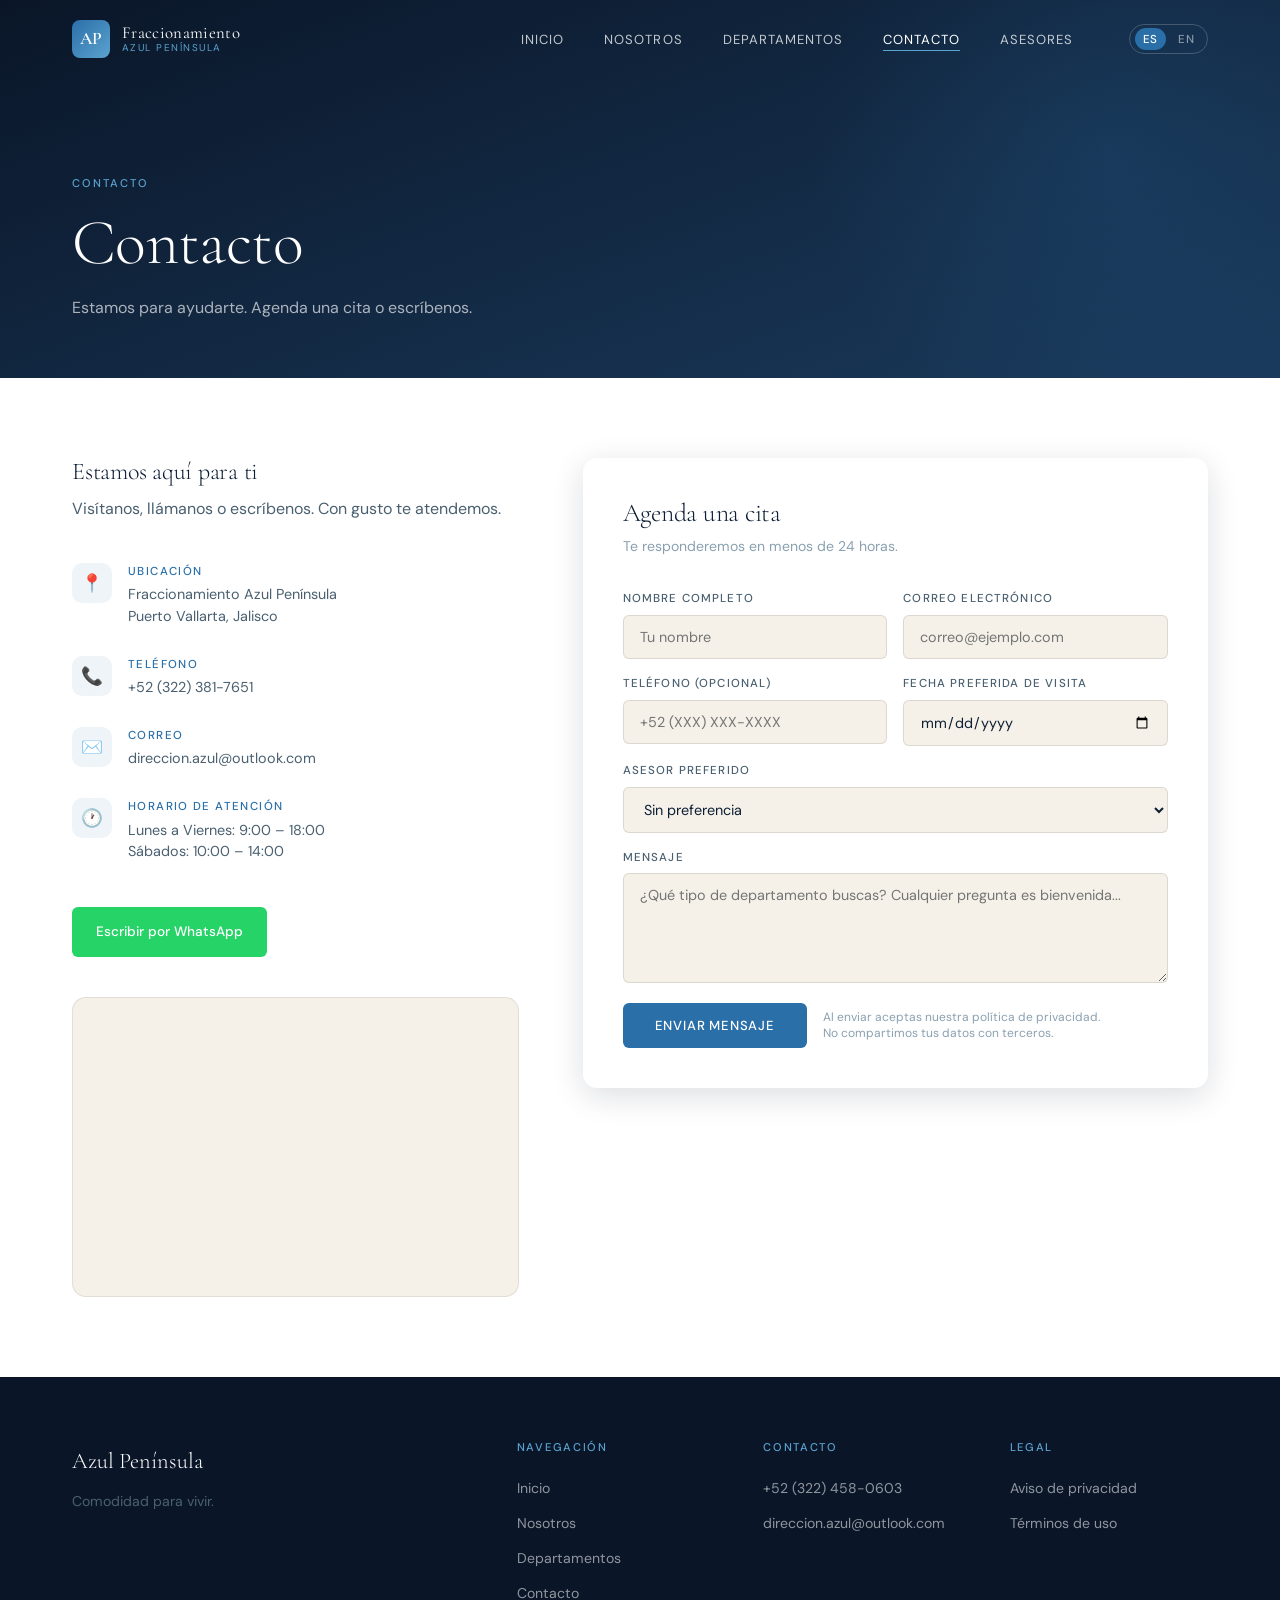
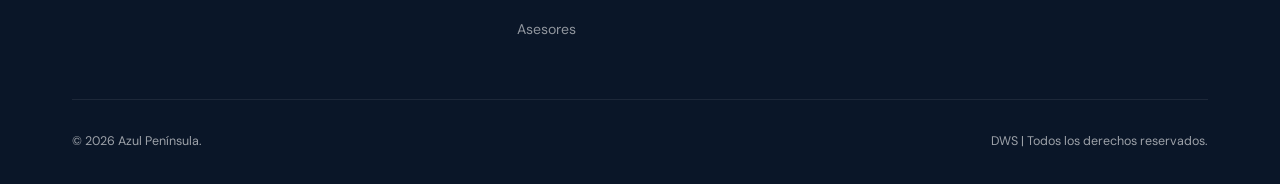
<file: pages/contact.html>
<!doctype html>
<html lang="es">
  <head>
    <meta charset="UTF-8" />
    <meta name="viewport" content="width=device-width, initial-scale=1.0" />
    <title>Contacto — Azul Península</title>
    <link rel="icon" type="image/svg+xml" href="../favicon.svg" />
    <link rel="stylesheet" href="../css/styles.css" />
    <style>
      .fade-in {
        opacity: 0;
        transform: translateY(24px);
        transition:
          opacity 0.7s ease,
          transform 0.7s ease;
      }
      .fade-in.visible {
        opacity: 1;
        transform: none;
      }

      /* ── Layout principal ── */
      .contact-layout {
        display: grid;
        grid-template-columns: 1fr 1.4fr;
        gap: 4rem;
        align-items: start;
      }

      /* ── Sidebar de info ── */
      .contact-info h3 {
        font-family: var(--font-display);
        font-size: 1.5rem;
        font-weight: 300;
        color: var(--text-dark);
        margin-bottom: 0.5rem;
      }

      .contact-info > p {
        margin-bottom: 2.5rem;
      }

      .info-item {
        display: flex;
        align-items: flex-start;
        gap: 1rem;
        margin-bottom: 1.75rem;
      }

      .info-icon {
        width: 40px;
        height: 40px;
        background: rgba(42, 111, 168, 0.08);
        border-radius: 10px;
        display: flex;
        align-items: center;
        justify-content: center;
        flex-shrink: 0;
        font-size: 1.1rem;
      }

      .info-item h5 {
        font-size: 0.72rem;
        font-weight: 500;
        letter-spacing: 0.12em;
        text-transform: uppercase;
        color: var(--azul-accent);
        margin-bottom: 0.2rem;
      }

      .info-item p {
        font-size: 0.9rem;
        color: var(--text-mid);
        line-height: 1.5;
      }

      /* WhatsApp CTA */
      .wa-cta {
        display: inline-flex;
        align-items: center;
        gap: 0.6rem;
        padding: 0.9rem 1.5rem;
        background: #25d366;
        color: var(--white);
        border-radius: var(--radius);
        font-size: 0.85rem;
        font-weight: 500;
        transition: var(--transition);
        margin-top: 1rem;
      }

      .wa-cta:hover {
        background: #1ebe5a;
        transform: translateY(-2px);
        box-shadow: 0 8px 24px rgba(37, 211, 102, 0.3);
      }

      .wa-cta svg {
        width: 20px;
        height: 20px;
      }

      /* Mapa placeholder */
      .map-placeholder {
        margin-top: 2.5rem;
        border-radius: var(--radius-lg);
        overflow: hidden;
        border: 1px solid rgba(0, 0, 0, 0.08);
        background: var(--sand-light);
        height: 200px;
        display: flex;
        align-items: center;
        justify-content: center;
        color: var(--text-light);
        font-size: 0.82rem;
        letter-spacing: 0.05em;
      }

      .map-container {
        margin-top: 2.5rem;
        border-radius: var(--radius-lg);
        overflow: hidden;
        border: 1px solid rgba(0, 0, 0, 0.08);
        background: var(--sand-light);

        /* cambios clave */
        height: 300px; /* más usable */
        display: block; /* quitar flex */
        padding: 0; /* evitar espacios raros */
      }

      .map-container iframe {
        width: 100%;
        height: 100%;
        border: 0;
      }

      /* ── Formulario ── */
      .contact-form-wrapper {
        background: var(--white);
        border-radius: var(--radius-lg);
        box-shadow: var(--shadow-md);
        padding: 2.5rem;
      }

      .contact-form-wrapper h3 {
        font-family: var(--font-display);
        font-size: 1.6rem;
        font-weight: 300;
        color: var(--text-dark);
        margin-bottom: 0.3rem;
      }

      .contact-form-wrapper > p {
        font-size: 0.88rem;
        color: var(--text-light);
        margin-bottom: 2rem;
      }

      /* Campos */
      .form-grid {
        display: grid;
        grid-template-columns: 1fr 1fr;
        gap: 1rem;
      }

      .form-group {
        display: flex;
        flex-direction: column;
        gap: 0.4rem;
      }

      .form-group.full {
        grid-column: 1 / -1;
      }

      .form-group label {
        font-size: 0.72rem;
        font-weight: 500;
        letter-spacing: 0.1em;
        text-transform: uppercase;
        color: var(--text-mid);
      }

      .form-group input,
      .form-group textarea,
      .form-group select {
        width: 100%;
        padding: 0.75rem 1rem;
        border: 1.5px solid rgba(0, 0, 0, 0.1);
        border-radius: var(--radius);
        font-family: var(--font-body);
        font-size: 0.9rem;
        color: var(--text-dark);
        background: var(--sand-light);
        transition:
          border-color var(--transition),
          box-shadow var(--transition);
        outline: none;
      }

      .form-group input:focus,
      .form-group textarea:focus,
      .form-group select:focus {
        border-color: var(--azul-accent);
        box-shadow: 0 0 0 3px rgba(42, 111, 168, 0.12);
        background: var(--white);
      }

      .form-group textarea {
        resize: vertical;
        min-height: 110px;
      }

      /* Submit */
      .form-submit {
        margin-top: 1.25rem;
        display: flex;
        align-items: center;
        gap: 1rem;
        flex-wrap: wrap;
      }

      .form-submit .btn {
        flex-shrink: 0;
      }

      .form-note {
        font-size: 0.75rem;
        color: var(--text-light);
        line-height: 1.4;
      }

      /* Success message */
      .form-success {
        display: none;
        text-align: center;
        padding: 2rem;
      }

      .form-success .check {
        font-size: 2.5rem;
        margin-bottom: 1rem;
      }

      .form-success h4 {
        font-family: var(--font-display);
        font-size: 1.4rem;
        font-weight: 300;
        color: var(--text-dark);
        margin-bottom: 0.5rem;
      }

      @media (max-width: 900px) {
        .contact-layout {
          grid-template-columns: 1fr;
          gap: 2.5rem;
        }
      }

      @media (max-width: 600px) {
        .form-grid {
          grid-template-columns: 1fr;
        }
        .contact-form-wrapper {
          padding: 1.5rem;
        }
      }
    </style>
  </head>
  <body>
    <!-- ══ NAVBAR ══ -->
    <nav class="navbar scrolled">
      <div class="container">
        <a href="../index.html" class="nav-logo">
          <div class="nav-logo-mark">AP</div>
          <div class="nav-logo-text">
            <span class="name">Fraccionamiento</span>
            <span class="tagline">Azul Península</span>
          </div>
        </a>
        <ul class="nav-links">
          <li><a href="../index.html" data-i18n="nav.inicio">Inicio</a></li>
          <li><a href="about.html" data-i18n="nav.nosotros">Nosotros</a></li>
          <li>
            <a href="listings.html" data-i18n="nav.departamentos"
              >Departamentos</a
            >
          </li>
          <li><a href="contact.html" data-i18n="nav.contacto">Contacto</a></li>
          <li><a href="asesores.html" data-i18n="nav.asesores">Asesores</a></li>
          <li>
            <div class="lang-switch">
              <button class="lang-btn active" data-lang="es">ES</button>
              <button class="lang-btn" data-lang="en">EN</button>
            </div>
          </li>
        </ul>
        <button class="nav-toggle" aria-label="Menú" aria-expanded="false">
          <span></span><span></span><span></span>
        </button>
      </div>
    </nav>

    <!-- ══ HERO ══ -->
    <section class="page-hero">
      <div class="container">
        <div class="page-hero-content">
          <span class="section-label" data-i18n="nav.contacto">Contacto</span>
          <h1 data-i18n="contact.hero.titulo">Contacto</h1>
          <p data-i18n="contact.hero.sub">
            Estamos para ayudarte. Agenda una cita o escríbenos.
          </p>
        </div>
      </div>
    </section>

    <!-- ══ CONTACTO ══ -->
    <section>
      <div class="container fade-in">
        <div class="contact-layout">
          <!-- Sidebar info -->
          <div class="contact-info">
            <h3>Estamos aquí para ti</h3>
            <p>Visítanos, llámanos o escríbenos. Con gusto te atendemos.</p>

            <div class="info-item">
              <div class="info-icon">📍</div>
              <div>
                <h5>Ubicación</h5>
                <p>
                  Fraccionamiento Azul Península<br />Puerto Vallarta, Jalisco
                </p>
              </div>
            </div>

            <div class="info-item">
              <div class="info-icon">📞</div>
              <div>
                <h5>Teléfono</h5>
                <p><a href="tel:+523223817651">+52 (322) 381-7651</a></p>
              </div>
            </div>

            <div class="info-item">
              <div class="info-icon">✉️</div>
              <div>
                <h5>Correo</h5>
                <p>
                  <a id="correo-admin"></a>
                </p>
              </div>
            </div>

            <div class="info-item">
              <div class="info-icon">🕐</div>
              <div>
                <h5>Horario de atención</h5>
                <p>Lunes a Viernes: 9:00 – 18:00<br />Sábados: 10:00 – 14:00</p>
              </div>
            </div>

            <!-- WhatsApp -->
            <a
              href="https://wa.me/523223817651?text=Hola,%20me%20interesa%20conocer%20los%20departamentos%20disponibles%20en%20Azul%20Península."
              class="wa-cta"
              target="_blank"
              rel="noopener"
              data-i18n="contact.wa.cta"
            >
              <svg viewBox="0 0 24 24" fill="currentColor">
                <path
                  d="M17.472 14.382c-.297-.149-1.758-.867-2.03-.967-.273-.099-.471-.148-.67.15-.197.297-.767.966-.94 1.164-.173.199-.347.223-.644.075-.297-.15-1.255-.463-2.39-1.475-.883-.788-1.48-1.761-1.653-2.059-.173-.297-.018-.458.13-.606.134-.133.298-.347.446-.52.149-.174.198-.298.298-.497.099-.198.05-.371-.025-.52-.075-.149-.669-1.612-.916-2.207-.242-.579-.487-.5-.669-.51-.173-.008-.371-.01-.57-.01-.198 0-.52.074-.792.372-.272.297-1.04 1.016-1.04 2.479 0 1.462 1.065 2.875 1.213 3.074.149.198 2.096 3.2 5.077 4.487.709.306 1.262.489 1.694.625.712.227 1.36.195 1.871.118.571-.085 1.758-.719 2.006-1.413.248-.694.248-1.289.173-1.413-.074-.124-.272-.198-.57-.347m-5.421 7.403h-.004a9.87 9.87 0 01-5.031-1.378l-.361-.214-3.741.982.998-3.648-.235-.374a9.86 9.86 0 01-1.51-5.26c.001-5.45 4.436-9.884 9.888-9.884 2.64 0 5.122 1.03 6.988 2.898a9.825 9.825 0 012.893 6.994c-.003 5.45-4.437 9.884-9.885 9.884m8.413-18.297A11.815 11.815 0 0012.05 0C5.495 0 .16 5.335.157 11.892c0 2.096.547 4.142 1.588 5.945L.057 24l6.305-1.654a11.882 11.882 0 005.683 1.448h.005c6.554 0 11.89-5.335 11.893-11.893a11.821 11.821 0 00-3.48-8.413z"
                />
              </svg>
              <span data-i18n="contact.wa.cta">Escribir por WhatsApp</span>
            </a>

            <!-- Mapa -->
            <div class="map-container">
              <iframe
                src="https://www.google.com/maps/embed?pb=!1m18!1m12!1m3!1d659.726551558712!2d-105.2331993235388!3d20.711160724131886!2m3!1f0!2f0!3f0!3m2!1i1024!2i768!4f13.1!3m3!1m2!1s0x842147886eb58dbd%3A0x34c5e3f2ae3de8fc!2sAzul%20Pen%C3%ADnsula!5e0!3m2!1ses-419!2smx!4v1775715788828!5m2!1ses-419!2smx"
                allowfullscreen
                loading="lazy"
                referrerpolicy="no-referrer-when-downgrade"
              >
              </iframe>
            </div>
          </div>

          <!-- Formulario -->
          <div class="contact-form-wrapper">
            <h3>Agenda una cita</h3>
            <p>Te responderemos en menos de 24 horas.</p>

            <!-- IMPORTANTE: Reemplaza YOUR_FORM_ID con tu ID de Formspree -->
            <form
              id="contact-form"
              action="https://formspree.io/f/meepwbrn"
              method="POST"
            >
              <div class="form-grid">
                <div class="form-group">
                  <label for="nombre" data-i18n="contact.form.nombre"
                    >Nombre completo</label
                  >
                  <input
                    type="text"
                    id="nombre"
                    name="nombre"
                    placeholder="Tu nombre"
                    required
                    data-i18n-placeholder="contact.form.nombre"
                  />
                </div>

                <div class="form-group">
                  <label for="email" data-i18n="contact.form.email"
                    >Correo electrónico</label
                  >
                  <input
                    type="email"
                    id="email"
                    name="email"
                    placeholder="correo@ejemplo.com"
                    required
                  />
                </div>

                <div class="form-group">
                  <label for="telefono" data-i18n="contact.form.tel"
                    >Teléfono (opcional)</label
                  >
                  <input
                    type="tel"
                    id="telefono"
                    name="telefono"
                    placeholder="+52 (XXX) XXX-XXXX"
                  />
                </div>

                <div class="form-group">
                  <label for="fecha" data-i18n="contact.form.fecha"
                    >Fecha preferida de visita</label
                  >
                  <input type="date" id="fecha" name="fecha_visita" />
                </div>

                <div class="form-group full">
                  <label for="asesor">Asesor preferido</label>
                  <select id="asesor" name="asesor">
                    <option value="">Sin preferencia</option>
                    <option value="Efrain Pineda Quintero">
                      Efrain Pineda Quintero
                    </option>
                    <option value="Alhely Sánchez Montaño">
                      Alhely Sánchez Montaño
                    </option>
                    <option value="Elizabeth Flores Robledo">
                      Elizabeth Flores Robledo
                    </option>
                  </select>
                </div>

                <div class="form-group full">
                  <label for="mensaje" data-i18n="contact.form.mensaje"
                    >Mensaje</label
                  >
                  <textarea
                    id="mensaje"
                    name="mensaje"
                    placeholder="¿Qué tipo de departamento buscas? Cualquier pregunta es bienvenida..."
                    required
                  ></textarea>
                </div>
              </div>

              <!-- Campos ocultos para Formspree -->
              <input
                type="hidden"
                name="_subject"
                value="Nueva consulta — Azul Península"
              />
              <input type="text" name="_gotcha" style="display: none" />

              <div class="form-submit">
                <button
                  type="submit"
                  class="btn btn-primary"
                  data-i18n="contact.form.cta"
                >
                  Enviar mensaje
                </button>
                <p class="form-note">
                  Al enviar aceptas nuestra política de privacidad.<br />
                  No compartimos tus datos con terceros.
                </p>
              </div>
            </form>

            <!-- Mensaje de éxito (se muestra con JS) -->
            <div class="form-success" id="form-success">
              <div class="check">✅</div>
              <h4>¡Mensaje enviado!</h4>
              <p>Nos pondremos en contacto contigo pronto.</p>
            </div>
          </div>
        </div>
      </div>
    </section>

    <!-- ══ FOOTER ══ -->
    <div id="footer"></div>

    <script src="../js/main.js"></script>
    <script>
      document.addEventListener("DOMContentLoaded", () => {
        // ── 1. Prellenar asesor desde URL (?asesor=Nombre) ──
        const params = new URLSearchParams(window.location.search);
        const asesorParam = params.get("asesor");
        if (asesorParam) {
          const select = document.getElementById("asesor");
          if (select) {
            Array.from(select.options).forEach((opt) => {
              if (opt.value === asesorParam) opt.selected = true;
            });
          }
        }

        // ── 2. Correo protegido contra Cloudflare ──
        const correoEl = document.getElementById("correo-admin");
        if (correoEl) {
          const addr = "direccion.azul" + "@" + "outlook.com";
          correoEl.href = "mailto:" + addr;
          correoEl.textContent = addr;
        }

        // ── 3. Manejo del formulario (Formspree async) ──
        const form = document.getElementById("contact-form");
        const success = document.getElementById("form-success");

        if (form) {
          form.addEventListener("submit", async (e) => {
            e.preventDefault();
            const btn = form.querySelector('[type="submit"]');
            btn.textContent = "...";
            btn.disabled = true;

            try {
              const res = await fetch(form.action, {
                method: "POST",
                body: new FormData(form),
                headers: { Accept: "application/json" },
              });

              if (res.ok) {
                form.style.display = "none";
                success.style.display = "block";
              } else {
                btn.textContent = "Error — intenta de nuevo";
                btn.disabled = false;
              }
            } catch {
              btn.textContent = "Error de red — intenta de nuevo";
              btn.disabled = false;
            }
          });
        }
      });
    </script>
  </body>
</html>
</file>
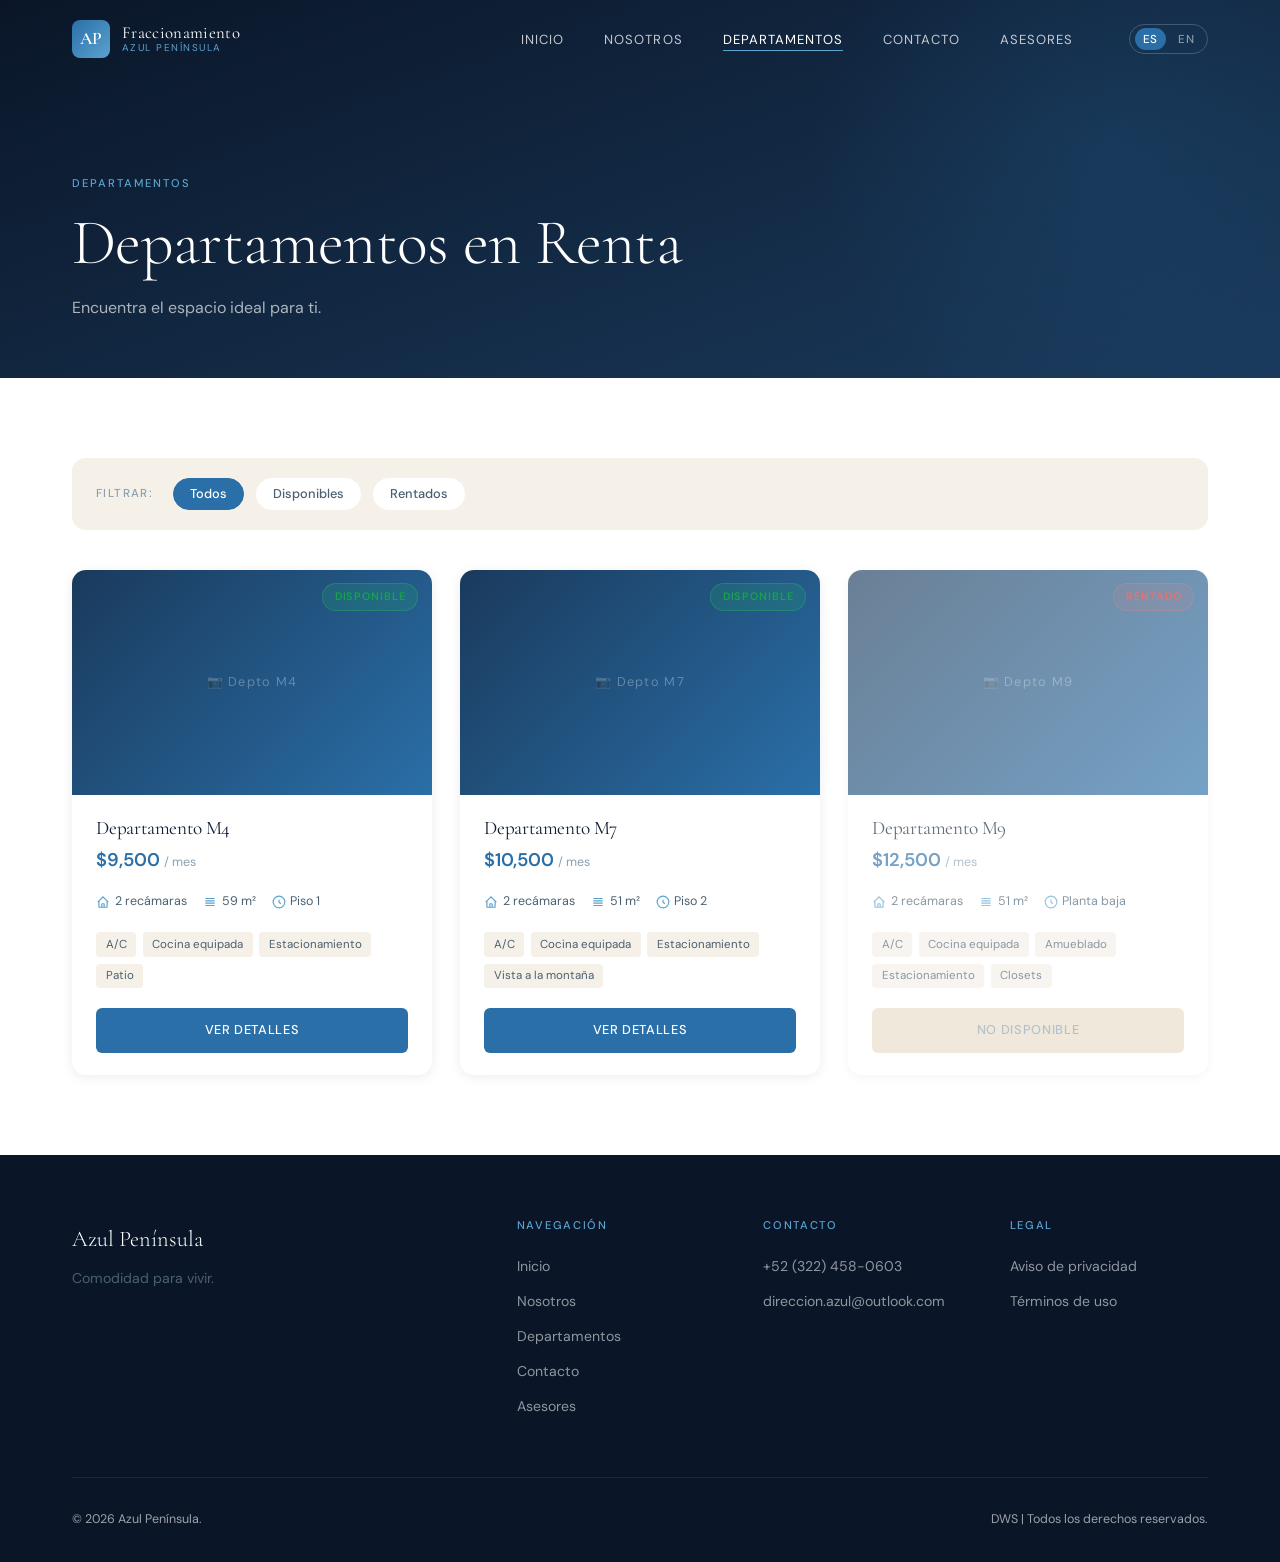
<file: pages/listings.html>
<!doctype html>
<html lang="es">
  <head>
    <meta charset="UTF-8" />
    <meta name="viewport" content="width=device-width, initial-scale=1.0" />
    <title>Departamentos — Azul Península</title>
    <link rel="icon" type="image/svg+xml" href="../favicon.svg" />
    <link rel="stylesheet" href="../css/styles.css" />
    <style>
      .fade-in {
        opacity: 0;
        transform: translateY(24px);
        transition:
          opacity 0.7s ease,
          transform 0.7s ease;
      }
      .fade-in.visible {
        opacity: 1;
        transform: none;
      }

      /* ── Filtros ── */
      .filters-bar {
        display: flex;
        align-items: center;
        gap: 0.75rem;
        flex-wrap: wrap;
        margin-bottom: 2.5rem;
        padding: 1.25rem 1.5rem;
        background: var(--sand-light);
        border-radius: var(--radius-lg);
      }

      .filter-label {
        font-size: 0.72rem;
        font-weight: 500;
        letter-spacing: 0.12em;
        text-transform: uppercase;
        color: var(--text-light);
        margin-right: 0.5rem;
      }

      .filter-btn {
        background: var(--white);
        border: 1.5px solid transparent;
        border-radius: 20px;
        padding: 0.4rem 1rem;
        font-family: var(--font-body);
        font-size: 0.8rem;
        font-weight: 500;
        color: var(--text-mid);
        cursor: pointer;
        transition: var(--transition);
      }

      .filter-btn:hover {
        border-color: var(--azul-accent);
        color: var(--azul-accent);
      }

      .filter-btn.active {
        background: var(--azul-accent);
        border-color: var(--azul-accent);
        color: var(--white);
      }

      /* ── Grid de departamentos ── */
      .listings-grid {
        display: grid;
        grid-template-columns: repeat(auto-fill, minmax(300px, 1fr));
        gap: 1.75rem;
      }

      /* ── Tarjeta de departamento ── */
      .listing-card {
        background: var(--white);
        border-radius: var(--radius-lg);
        overflow: hidden;
        box-shadow: var(--shadow-sm);
        transition: var(--transition);
        display: flex;
        flex-direction: column;
      }

      .listing-card:hover {
        transform: translateY(-5px);
        box-shadow: var(--shadow-md);
      }

      .listing-card[data-status="rentado"] {
        opacity: 0.65;
      }

      .listing-card.hidden {
        display: none;
      }

      /* Imagen */
      .card-img {
        aspect-ratio: 16/10;
        position: relative;
        overflow: hidden;
      }

      .card-img .img-placeholder {
        width: 100%;
        height: 100%;
        min-height: 180px;
        font-size: 0.8rem;
      }

      .card-img img {
        width: 100%;
        height: 100%;
        object-fit: cover;
        display: block;
      }

      /* Badge status */
      .status-badge {
        position: absolute;
        top: 0.85rem;
        right: 0.85rem;
        padding: 0.25rem 0.75rem;
        border-radius: 20px;
        font-size: 0.68rem;
        font-weight: 600;
        letter-spacing: 0.08em;
        text-transform: uppercase;
      }

      .status-badge.disponible {
        background: rgba(34, 197, 94, 0.15);
        color: #16a34a;
        border: 1px solid rgba(34, 197, 94, 0.3);
      }

      .status-badge.rentado {
        background: rgba(239, 68, 68, 0.12);
        color: #dc2626;
        border: 1px solid rgba(239, 68, 68, 0.25);
      }

      /* Body de la tarjeta */
      .card-body {
        padding: 1.4rem 1.5rem;
        flex: 1;
        display: flex;
        flex-direction: column;
      }

      .card-body h3 {
        font-family: var(--font-display);
        font-size: 1.2rem;
        font-weight: 400;
        color: var(--text-dark);
        margin-bottom: 0.25rem;
      }

      .card-price {
        font-size: 1.15rem;
        font-weight: 600;
        color: var(--azul-accent);
        margin-bottom: 1rem;
      }

      .card-price span {
        font-size: 0.78rem;
        font-weight: 400;
        color: var(--text-light);
      }

      /* Features */
      .card-features {
        display: flex;
        gap: 1rem;
        flex-wrap: wrap;
        margin-bottom: 1.25rem;
      }

      .feature-tag {
        display: inline-flex;
        align-items: center;
        gap: 0.3rem;
        font-size: 0.78rem;
        color: var(--text-mid);
      }

      .feature-tag svg {
        width: 14px;
        height: 14px;
        color: var(--azul-light);
        flex-shrink: 0;
      }

      /* Equipamiento */
      .card-amenities {
        display: flex;
        flex-wrap: wrap;
        gap: 0.4rem;
        margin-bottom: 1.25rem;
      }

      .amenity-chip {
        background: var(--sand-light);
        border-radius: 4px;
        padding: 0.2rem 0.6rem;
        font-size: 0.72rem;
        color: var(--text-mid);
      }

      /* CTA */
      .card-cta {
        margin-top: auto;
      }

      .card-cta a {
        display: block;
        text-align: center;
        padding: 0.75rem;
        border-radius: var(--radius);
        background: var(--azul-accent);
        color: var(--white);
        font-size: 0.8rem;
        font-weight: 500;
        letter-spacing: 0.05em;
        text-transform: uppercase;
        transition: var(--transition);
      }

      .card-cta a:hover {
        background: var(--azul-light);
      }

      .card-cta a.disabled {
        background: var(--sand);
        color: var(--text-light);
        pointer-events: none;
      }

      /* ── Sin resultados ── */
      .no-results {
        grid-column: 1 / -1;
        text-align: center;
        padding: 4rem 0;
        color: var(--text-light);
        display: none;
      }

      @media (max-width: 600px) {
        .listings-grid {
          grid-template-columns: 1fr;
        }
      }
    </style>
  </head>
  <body>
    <!-- ══ NAVBAR ══ -->
    <nav class="navbar scrolled">
      <div class="container">
        <a href="../index.html" class="nav-logo">
          <div class="nav-logo-mark">AP</div>
          <div class="nav-logo-text">
            <span class="name">Fraccionamiento</span>
            <span class="tagline">Azul Península</span>
          </div>
        </a>
        <ul class="nav-links">
          <li><a href="../index.html" data-i18n="nav.inicio">Inicio</a></li>
          <li><a href="about.html" data-i18n="nav.nosotros">Nosotros</a></li>
          <li>
            <a href="listings.html" data-i18n="nav.departamentos"
              >Departamentos</a
            >
          </li>
          <li><a href="contact.html" data-i18n="nav.contacto">Contacto</a></li>
          <li><a href="asesores.html" data-i18n="nav.asesores">Asesores</a></li>
          <li>
            <div class="lang-switch">
              <button class="lang-btn active" data-lang="es">ES</button>
              <button class="lang-btn" data-lang="en">EN</button>
            </div>
          </li>
        </ul>
        <button class="nav-toggle" aria-label="Menú" aria-expanded="false">
          <span></span><span></span><span></span>
        </button>
      </div>
    </nav>

    <!-- ══ HERO ══ -->
    <section class="page-hero">
      <div class="container">
        <div class="page-hero-content">
          <span class="section-label" data-i18n="nav.departamentos"
            >Departamentos</span
          >
          <h1 data-i18n="listings.hero.titulo">Departamentos en Renta</h1>
          <p data-i18n="listings.hero.sub">
            Encuentra el espacio ideal para ti.
          </p>
        </div>
      </div>
    </section>

    <!-- ══ CATÁLOGO ══ -->
    <section>
      <div class="container fade-in">
        <!-- Filtros -->
        <div class="filters-bar">
          <span class="filter-label">Filtrar:</span>
          <button
            class="filter-btn active"
            data-filter="todos"
            data-i18n="listings.filtro.todos"
          >
            Todos
          </button>
          <button
            class="filter-btn"
            data-filter="disponible"
            data-i18n="listings.filtro.disponible"
          >
            Disponibles
          </button>
          <button
            class="filter-btn"
            data-filter="rentado"
            data-i18n="listings.filtro.rentado"
          >
            Rentados
          </button>
        </div>

        <!-- Grid -->
        <div class="listings-grid" id="listings-grid">
          <!-- ── Tarjeta ejemplo: DISPONIBLE ── -->
          <div class="listing-card" data-status="disponible">
            <div class="card-img">
              <div class="img-placeholder">📷 Depto M4</div>
              <!-- <img src="../img/departamentos/depto-m4_2.jpg" alt="Departamento M4" /> Eliminar la linea anterior y dejar esta-->
              <span class="status-badge disponible">Disponible</span>
            </div>
            <div class="card-body">
              <h3>Departamento M4</h3>
              <p class="card-price">
                $9,500 <span data-i18n="listings.card.renta">/ mes</span>
              </p>
              <div class="card-features">
                <span class="feature-tag">
                  <svg
                    viewBox="0 0 24 24"
                    fill="none"
                    stroke="currentColor"
                    stroke-width="2"
                  >
                    <path
                      d="M3 12l2-2m0 0l7-7 7 7M5 10v10a1 1 0 001 1h3m10-11l2 2m-2-2v10a1 1 0 01-1 1h-3m-6 0a1 1 0 001-1v-4a1 1 0 011-1h2a1 1 0 011 1v4a1 1 0 001 1m-6 0h6"
                    />
                  </svg>
                  2 recámaras
                </span>
                <span class="feature-tag">
                  <svg
                    viewBox="0 0 24 24"
                    fill="none"
                    stroke="currentColor"
                    stroke-width="2"
                  >
                    <path d="M4 6h16M4 10h16M4 14h16M4 18h16" />
                  </svg>
                  59 m²
                </span>
                <span class="feature-tag">
                  <svg
                    viewBox="0 0 24 24"
                    fill="none"
                    stroke="currentColor"
                    stroke-width="2"
                  >
                    <circle cx="12" cy="12" r="10" />
                    <path d="M12 8v4l3 3" />
                  </svg>
                  Piso 1
                </span>
              </div>
              <div class="card-amenities">
                <span class="amenity-chip">A/C</span>
                <span class="amenity-chip">Cocina equipada</span>
                <span class="amenity-chip">Estacionamiento</span>
                <span class="amenity-chip">Patio</span>
              </div>
              <div class="card-cta">
                <a href="contact.html" data-i18n="listings.card.cta"
                  >Ver detalles</a
                >
              </div>
            </div>
          </div>

          <!-- ── Tarjeta ejemplo: DISPONIBLE ── -->
          <div class="listing-card" data-status="disponible">
            <div class="card-img">
              <div class="img-placeholder">📷 Depto M7</div>
              <span class="status-badge disponible">Disponible</span>
            </div>
            <div class="card-body">
              <h3>Departamento M7</h3>
              <p class="card-price">
                $10,500 <span data-i18n="listings.card.renta">/ mes</span>
              </p>
              <div class="card-features">
                <span class="feature-tag">
                  <svg
                    viewBox="0 0 24 24"
                    fill="none"
                    stroke="currentColor"
                    stroke-width="2"
                  >
                    <path
                      d="M3 12l2-2m0 0l7-7 7 7M5 10v10a1 1 0 001 1h3m10-11l2 2m-2-2v10a1 1 0 01-1 1h-3m-6 0a1 1 0 001-1v-4a1 1 0 011-1h2a1 1 0 011 1v4a1 1 0 001 1m-6 0h6"
                    />
                  </svg>
                  2 recámaras
                </span>
                <span class="feature-tag">
                  <svg
                    viewBox="0 0 24 24"
                    fill="none"
                    stroke="currentColor"
                    stroke-width="2"
                  >
                    <path d="M4 6h16M4 10h16M4 14h16M4 18h16" />
                  </svg>
                  51 m²
                </span>
                <span class="feature-tag">
                  <svg
                    viewBox="0 0 24 24"
                    fill="none"
                    stroke="currentColor"
                    stroke-width="2"
                  >
                    <circle cx="12" cy="12" r="10" />
                    <path d="M12 8v4l3 3" />
                  </svg>
                  Piso 2
                </span>
              </div>
              <div class="card-amenities">
                <span class="amenity-chip">A/C</span>
                <span class="amenity-chip">Cocina equipada</span>
                <span class="amenity-chip">Estacionamiento</span>
                <span class="amenity-chip">Vista a la montaña</span>
              </div>
              <div class="card-cta">
                <a href="contact.html" data-i18n="listings.card.cta"
                  >Ver detalles</a
                >
              </div>
            </div>
          </div>

          <!-- ── Tarjeta ejemplo: RENTADO ── -->
          <div class="listing-card" data-status="rentado">
            <div class="card-img">
              <div class="img-placeholder">📷 Depto M9</div>
              <span class="status-badge rentado">Rentado</span>
            </div>
            <div class="card-body">
              <h3>Departamento M9</h3>
              <p class="card-price">
                $12,500 <span data-i18n="listings.card.renta">/ mes</span>
              </p>
              <div class="card-features">
                <span class="feature-tag">
                  <svg
                    viewBox="0 0 24 24"
                    fill="none"
                    stroke="currentColor"
                    stroke-width="2"
                  >
                    <path
                      d="M3 12l2-2m0 0l7-7 7 7M5 10v10a1 1 0 001 1h3m10-11l2 2m-2-2v10a1 1 0 01-1 1h-3m-6 0a1 1 0 001-1v-4a1 1 0 011-1h2a1 1 0 011 1v4a1 1 0 001 1m-6 0h6"
                    />
                  </svg>
                  2 recámaras
                </span>
                <span class="feature-tag">
                  <svg
                    viewBox="0 0 24 24"
                    fill="none"
                    stroke="currentColor"
                    stroke-width="2"
                  >
                    <path d="M4 6h16M4 10h16M4 14h16M4 18h16" />
                  </svg>
                  51 m²
                </span>
                <span class="feature-tag">
                  <svg
                    viewBox="0 0 24 24"
                    fill="none"
                    stroke="currentColor"
                    stroke-width="2"
                  >
                    <circle cx="12" cy="12" r="10" />
                    <path d="M12 8v4l3 3" />
                  </svg>
                  Planta baja
                </span>
              </div>
              <div class="card-amenities">
                <span class="amenity-chip">A/C</span>
                <span class="amenity-chip">Cocina equipada</span>
                <span class="amenity-chip">Amueblado</span>
                <span class="amenity-chip">Estacionamiento</span>
                <span class="amenity-chip">Closets</span>
              </div>
              <div class="card-cta">
                <a class="disabled">No disponible</a>
              </div>
            </div>
          </div>

          <!-- Agrega más tarjetas aquí con el mismo patrón -->

          <div class="no-results" id="no-results">
            <p>
              No hay departamentos que coincidan con el filtro seleccionado.
            </p>
          </div>
        </div>
      </div>
    </section>

    <!-- ══ FOOTER ══ -->
    <div id="footer"></div>

    <script src="../js/main.js"></script>
    <script>
      // ── Filtros de departamentos ──
      const filterBtns = document.querySelectorAll(".filter-btn");
      const cards = document.querySelectorAll(".listing-card");
      const noResults = document.getElementById("no-results");

      filterBtns.forEach((btn) => {
        btn.addEventListener("click", () => {
          // Actualizar botón activo
          filterBtns.forEach((b) => b.classList.remove("active"));
          btn.classList.add("active");

          const filter = btn.dataset.filter;
          let visible = 0;

          cards.forEach((card) => {
            const match = filter === "todos" || card.dataset.status === filter;
            card.classList.toggle("hidden", !match);
            if (match) visible++;
          });

          noResults.style.display = visible === 0 ? "block" : "none";
        });
      });
    </script>
  </body>
</html>
</file>
<file: css/styles.css>
/* =========================================
   AZUL PENÍNSULA — Global Styles
   ========================================= */

@import url('https://fonts.googleapis.com/css2?family=Cormorant+Garamond:ital,wght@0,300;0,400;0,600;1,300&family=DM+Sans:wght@300;400;500&display=swap');

/* --- Variables --- */
:root {
  --azul-deep:    #0a1628;
  --azul-mid:     #1a3a5c;
  --azul-accent:  #2a6fa8;
  --azul-light:   #5ba3d0;
  --sand:         #e8dcc8;
  --sand-light:   #f5f0e8;
  --white:        #ffffff;
  --text-dark:    #0d1f35;
  --text-mid:     #4a6070;
  --text-light:   #8aa0b0;

  --font-display: 'Cormorant Garamond', Georgia, serif;
  --font-body:    'DM Sans', sans-serif;

  --radius:    6px;
  --radius-lg: 14px;
  --shadow-sm: 0 2px 12px rgba(10,22,40,0.08);
  --shadow-md: 0 8px 32px rgba(10,22,40,0.14);
  --shadow-lg: 0 20px 60px rgba(10,22,40,0.20);

  --transition: 0.3s cubic-bezier(0.4, 0, 0.2, 1);
  --max-width: 1200px;
}

/* --- Reset --- */
*, *::before, *::after { box-sizing: border-box; margin: 0; padding: 0; }

html { scroll-behavior: smooth; font-size: 16px; }

body {
  font-family: var(--font-body);
  color: var(--text-dark);
  background: var(--white);
  line-height: 1.6;
  -webkit-font-smoothing: antialiased;
}

img { display: block; max-width: 100%; height: auto; }
a  { color: inherit; text-decoration: none; }
ul { list-style: none; }

/* --- Typography --- */
h1, h2, h3, h4 {
  font-family: var(--font-display);
  font-weight: 300;
  line-height: 1.2;
  letter-spacing: -0.01em;
}

h1 { font-size: clamp(2.4rem, 5vw, 4rem); }
h2 { font-size: clamp(1.8rem, 3.5vw, 2.8rem); }
h3 { font-size: clamp(1.3rem, 2.5vw, 1.8rem); }
h4 { font-size: 1.1rem; }

p  { font-size: 1rem; color: var(--text-mid); line-height: 1.75; }

.section-label {
  font-family: var(--font-body);
  font-size: 0.7rem;
  font-weight: 500;
  letter-spacing: 0.18em;
  text-transform: uppercase;
  color: var(--azul-light);
  display: block;
  margin-bottom: 0.75rem;
}

/* --- Layout --- */
.container {
  width: 100%;
  max-width: var(--max-width);
  margin: 0 auto;
  padding: 0 2rem;
}

section { padding: 5rem 0; }

/* =========================================
   NAVBAR
   ========================================= */
.navbar {
  position: fixed;
  top: 0; left: 0; right: 0;
  z-index: 1000;
  padding: 1.25rem 0;
  transition: var(--transition);
}

.navbar.scrolled {
  background: rgba(10, 22, 40, 0.96);
  backdrop-filter: blur(12px);
  padding: 0.85rem 0;
  box-shadow: 0 2px 24px rgba(0,0,0,0.3);
}

.navbar .container {
  display: flex;
  align-items: center;
  justify-content: space-between;
}

/* Logo */
.nav-logo {
  display: flex;
  align-items: center;
  gap: 0.75rem;
}

.nav-logo-mark {
  width: 38px; height: 38px;
  background: linear-gradient(135deg, var(--azul-accent), var(--azul-light));
  border-radius: 8px;
  display: flex; align-items: center; justify-content: center;
  font-family: var(--font-display);
  font-size: 1.1rem;
  font-weight: 600;
  color: var(--white);
  letter-spacing: -0.02em;
}

.nav-logo-text {
  display: flex;
  flex-direction: column;
  line-height: 1.1;
}

.nav-logo-text .name {
  font-family: var(--font-display);
  font-size: 1.05rem;
  font-weight: 400;
  color: var(--white);
  letter-spacing: 0.02em;
}

.nav-logo-text .tagline {
  font-size: 0.62rem;
  letter-spacing: 0.15em;
  text-transform: uppercase;
  color: var(--azul-light);
}

/* Nav links */
.nav-links {
  display: flex;
  align-items: center;
  gap: 2.5rem;
}

.nav-links a {
  font-size: 0.82rem;
  font-weight: 400;
  letter-spacing: 0.08em;
  text-transform: uppercase;
  color: rgba(255,255,255,0.75);
  transition: color var(--transition);
  position: relative;
}

.nav-links a::after {
  content: '';
  position: absolute;
  bottom: -3px; left: 0;
  width: 0; height: 1px;
  background: var(--azul-light);
  transition: width var(--transition);
}

.nav-links a:hover,
.nav-links a.active {
  color: var(--white);
}

.nav-links a:hover::after,
.nav-links a.active::after {
  width: 100%;
}

/* Lang switch */
.lang-switch {
  display: flex;
  align-items: center;
  gap: 0.25rem;
  margin-left: 1rem;
  border: 1px solid rgba(255,255,255,0.2);
  border-radius: 20px;
  padding: 0.2rem 0.3rem;
}

.lang-btn {
  background: none;
  border: none;
  cursor: pointer;
  font-family: var(--font-body);
  font-size: 0.72rem;
  font-weight: 500;
  letter-spacing: 0.05em;
  color: rgba(255,255,255,0.5);
  padding: 0.2rem 0.5rem;
  border-radius: 14px;
  transition: var(--transition);
}

.lang-btn.active {
  background: var(--azul-accent);
  color: var(--white);
}

/* Hamburger */
.nav-toggle {
  display: none;
  flex-direction: column;
  gap: 5px;
  cursor: pointer;
  padding: 4px;
}

.nav-toggle span {
  display: block;
  width: 24px; height: 1.5px;
  background: var(--white);
  transition: var(--transition);
}

/* =========================================
   HERO (reutilizable por página)
   ========================================= */
.page-hero {
  min-height: 42vh;
  background: linear-gradient(160deg, var(--azul-deep) 0%, var(--azul-mid) 100%);
  display: flex;
  align-items: flex-end;
  padding: 0 0 3.5rem;
  position: relative;
  overflow: hidden;
}

.page-hero::before {
  content: '';
  position: absolute;
  top: -40%; right: -10%;
  width: 600px; height: 600px;
  border-radius: 50%;
  background: radial-gradient(circle, rgba(42,111,168,0.18) 0%, transparent 70%);
}

.page-hero-content {
  position: relative;
  z-index: 1;
}

.page-hero h1 { color: var(--white); }
.page-hero p  { color: rgba(255,255,255,0.65); max-width: 520px; margin-top: 0.75rem; }

/* =========================================
   BUTTONS
   ========================================= */
.btn {
  display: inline-flex;
  align-items: center;
  gap: 0.5rem;
  padding: 0.85rem 2rem;
  border-radius: var(--radius);
  font-family: var(--font-body);
  font-size: 0.82rem;
  font-weight: 500;
  letter-spacing: 0.06em;
  text-transform: uppercase;
  cursor: pointer;
  border: none;
  transition: var(--transition);
}

.btn-primary {
  background: var(--azul-accent);
  color: var(--white);
}

.btn-primary:hover {
  background: var(--azul-light);
  transform: translateY(-2px);
  box-shadow: 0 8px 24px rgba(42,111,168,0.35);
}

.btn-outline {
  background: transparent;
  border: 1.5px solid var(--azul-accent);
  color: var(--azul-accent);
}

.btn-outline:hover {
  background: var(--azul-accent);
  color: var(--white);
}

.btn-ghost {
  background: rgba(255,255,255,0.1);
  border: 1px solid rgba(255,255,255,0.25);
  color: var(--white);
}

.btn-ghost:hover {
  background: rgba(255,255,255,0.2);
}

/* =========================================
   CARDS
   ========================================= */
.card {
  background: var(--white);
  border-radius: var(--radius-lg);
  box-shadow: var(--shadow-sm);
  overflow: hidden;
  transition: var(--transition);
}

.card:hover {
  transform: translateY(-4px);
  box-shadow: var(--shadow-md);
}

/* =========================================
   FOOTER
   ========================================= */
.footer {
  background: var(--azul-deep);
  color: rgba(255,255,255,0.6);
  padding: 4rem 0 2rem;
}

.footer-grid {
  display: grid;
  grid-template-columns: 2fr 1fr 1fr 1fr;
  gap: 3rem;
  padding-bottom: 3rem;
  border-bottom: 1px solid rgba(255,255,255,0.08);
  margin-bottom: 2rem;
}

.footer-brand .name {
  font-family: var(--font-display);
  font-size: 1.4rem;
  font-weight: 300;
  color: var(--white);
  margin-bottom: 0.5rem;
}

.footer-brand p { font-size: 0.88rem; max-width: 280px; }

.footer-col h4 {
  font-family: var(--font-body);
  font-size: 0.7rem;
  font-weight: 500;
  letter-spacing: 0.15em;
  text-transform: uppercase;
  color: var(--azul-light);
  margin-bottom: 1.25rem;
}

.footer-col ul li { margin-bottom: 0.6rem; }

.footer-col ul li a {
  font-size: 0.88rem;
  color: rgba(255,255,255,0.55);
  transition: color var(--transition);
}

.footer-col ul li a:hover { color: var(--white); }

.footer-bottom {
  display: flex;
  align-items: center;
  justify-content: space-between;
  font-size: 0.78rem;
}

/* =========================================
   UTILITIES
   ========================================= */
.text-center { text-align: center; }
.mt-1 { margin-top: 0.5rem; }
.mt-2 { margin-top: 1rem; }
.mt-3 { margin-top: 1.5rem; }
.mt-4 { margin-top: 2rem; }
.mb-1 { margin-bottom: 0.5rem; }
.mb-2 { margin-bottom: 1rem; }
.mb-3 { margin-bottom: 1.5rem; }
.mb-4 { margin-bottom: 2rem; }

/* Divider decorativo */
.section-divider {
  width: 48px; height: 2px;
  background: linear-gradient(90deg, var(--azul-accent), var(--azul-light));
  border-radius: 2px;
  margin: 1.5rem 0;
}

.section-divider.center { margin: 1.5rem auto; }

/* Placeholder de imagen */
.img-placeholder {
  background: linear-gradient(135deg, var(--azul-mid) 0%, var(--azul-accent) 100%);
  display: flex;
  align-items: center;
  justify-content: center;
  color: rgba(255,255,255,0.3);
  font-size: 0.75rem;
  letter-spacing: 0.1em;
}

/* =========================================
   RESPONSIVE
   ========================================= */
@media (max-width: 900px) {
  .footer-grid { grid-template-columns: 1fr 1fr; gap: 2rem; }
}

@media (max-width: 768px) {
  section { padding: 3.5rem 0; }

  .nav-links { display: none; }

  .nav-links.open {
    display: flex;
    flex-direction: column;
    position: absolute;
    top: 100%; left: 0; right: 0;
    background: rgba(10,22,40,0.98);
    backdrop-filter: blur(12px);
    padding: 1.5rem 2rem;
    gap: 1.25rem;
  }

  .nav-toggle { display: flex; }

  .footer-grid { grid-template-columns: 1fr; gap: 1.5rem; }
  .footer-bottom { flex-direction: column; gap: 0.5rem; text-align: center; }
}

@media (max-width: 480px) {
  .container { padding: 0 1.25rem; }
}
</file>
